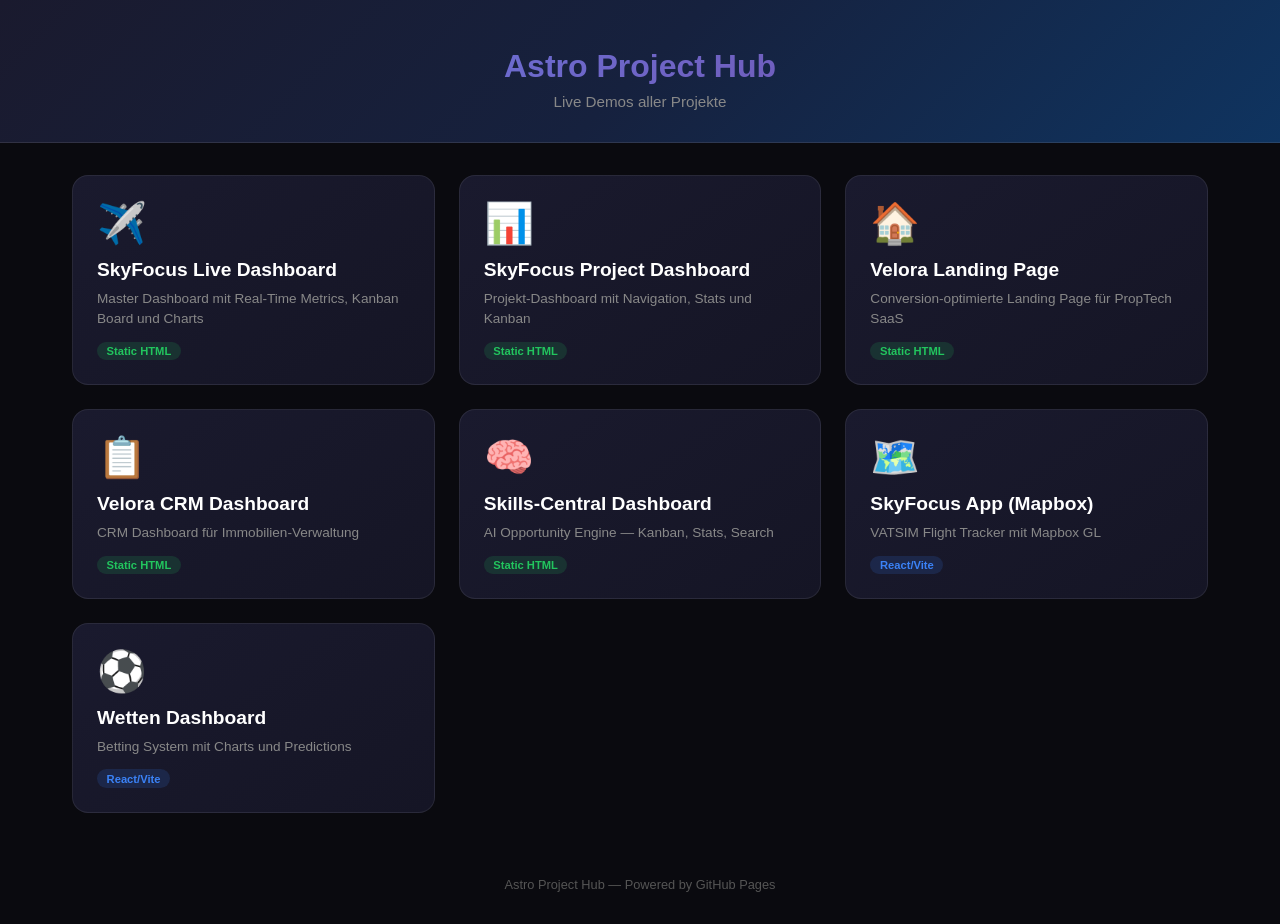
<file: index.html>
<!DOCTYPE html>
<html lang="de">
<head>
  <meta charset="UTF-8">
  <meta name="viewport" content="width=device-width, initial-scale=1.0">
  <title>Astro — Project Hub</title>
  <style>
    * { margin: 0; padding: 0; box-sizing: border-box; }
    body {
      font-family: -apple-system, BlinkMacSystemFont, 'Segoe UI', sans-serif;
      background: #0a0a0f;
      color: #e0e0e0;
      min-height: 100vh;
    }
    .header {
      text-align: center;
      padding: 3rem 1rem 2rem;
      background: linear-gradient(135deg, #1a1a2e 0%, #16213e 50%, #0f3460 100%);
      border-bottom: 1px solid rgba(255,255,255,0.1);
    }
    .header h1 {
      font-size: 2rem;
      background: linear-gradient(135deg, #667eea, #764ba2);
      -webkit-background-clip: text;
      -webkit-text-fill-color: transparent;
      margin-bottom: 0.5rem;
    }
    .header p { color: #888; font-size: 0.95rem; }
    .grid {
      display: grid;
      grid-template-columns: repeat(auto-fill, minmax(300px, 1fr));
      gap: 1.5rem;
      padding: 2rem;
      max-width: 1200px;
      margin: 0 auto;
    }
    .card {
      background: linear-gradient(145deg, #1a1a2e, #151525);
      border: 1px solid rgba(255,255,255,0.08);
      border-radius: 16px;
      padding: 1.5rem;
      transition: all 0.3s ease;
      text-decoration: none;
      color: inherit;
      display: block;
    }
    .card:hover {
      transform: translateY(-4px);
      border-color: rgba(102, 126, 234, 0.4);
      box-shadow: 0 8px 30px rgba(102, 126, 234, 0.15);
    }
    .card-emoji { font-size: 2.5rem; margin-bottom: 0.75rem; }
    .card h2 { font-size: 1.2rem; margin-bottom: 0.5rem; color: #fff; }
    .card p { font-size: 0.85rem; color: #888; line-height: 1.5; }
    .card .tag {
      display: inline-block;
      padding: 0.2rem 0.6rem;
      border-radius: 20px;
      font-size: 0.7rem;
      margin-top: 0.75rem;
      font-weight: 600;
    }
    .tag-static { background: rgba(34,197,94,0.15); color: #22c55e; }
    .tag-react { background: rgba(59,130,246,0.15); color: #3b82f6; }
    .tag-nextjs { background: rgba(168,85,247,0.15); color: #a855f7; }
    .footer {
      text-align: center;
      padding: 2rem;
      color: #555;
      font-size: 0.8rem;
    }
  </style>
</head>
<body>
  <div class="header">
    <h1>Astro Project Hub</h1>
    <p>Live Demos aller Projekte</p>
  </div>
  <div class="grid">
    <a class="card" href="skyfocus-dashboard/">
      <div class="card-emoji">✈️</div>
      <h2>SkyFocus Live Dashboard</h2>
      <p>Master Dashboard mit Real-Time Metrics, Kanban Board und Charts</p>
      <span class="tag tag-static">Static HTML</span>
    </a>
    <a class="card" href="skyfocus-project/">
      <div class="card-emoji">📊</div>
      <h2>SkyFocus Project Dashboard</h2>
      <p>Projekt-Dashboard mit Navigation, Stats und Kanban</p>
      <span class="tag tag-static">Static HTML</span>
    </a>
    <a class="card" href="velora-landing/">
      <div class="card-emoji">🏠</div>
      <h2>Velora Landing Page</h2>
      <p>Conversion-optimierte Landing Page für PropTech SaaS</p>
      <span class="tag tag-static">Static HTML</span>
    </a>
    <a class="card" href="velora-dashboard/">
      <div class="card-emoji">📋</div>
      <h2>Velora CRM Dashboard</h2>
      <p>CRM Dashboard für Immobilien-Verwaltung</p>
      <span class="tag tag-static">Static HTML</span>
    </a>
    <a class="card" href="skills-dashboard/">
      <div class="card-emoji">🧠</div>
      <h2>Skills-Central Dashboard</h2>
      <p>AI Opportunity Engine — Kanban, Stats, Search</p>
      <span class="tag tag-static">Static HTML</span>
    </a>
    <a class="card" href="skyfocus-app/">
      <div class="card-emoji">🗺️</div>
      <h2>SkyFocus App (Mapbox)</h2>
      <p>VATSIM Flight Tracker mit Mapbox GL</p>
      <span class="tag tag-react">React/Vite</span>
    </a>
    <a class="card" href="wetten/">
      <div class="card-emoji">⚽</div>
      <h2>Wetten Dashboard</h2>
      <p>Betting System mit Charts und Predictions</p>
      <span class="tag tag-react">React/Vite</span>
    </a>
  </div>
  <div class="footer">
    Astro Project Hub — Powered by GitHub Pages
  </div>
</body>
</html>
</file>
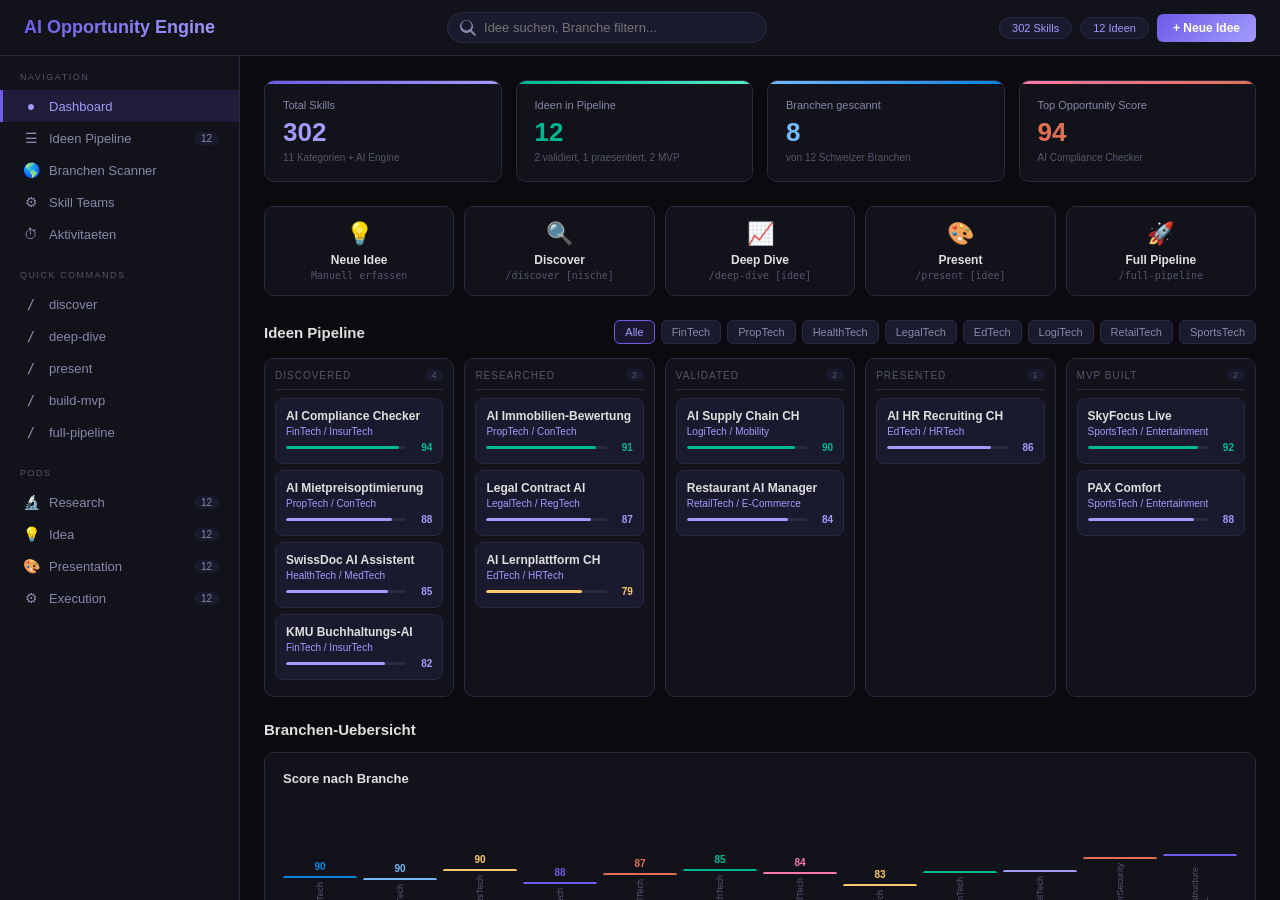
<file: skills-dashboard/index.html>
<!DOCTYPE html>
<html lang="de">
<head>
<meta charset="UTF-8">
<meta name="viewport" content="width=device-width, initial-scale=1.0">
<title>AI Opportunity Engine — Master Dashboard</title>
<style>
:root {
  --bg: #0a0a0f; --surface: #12121a; --surface2: #1a1a2e; --surface3: #222240;
  --border: #2a2a3e; --border2: #3a3a5e;
  --accent: #6c5ce7; --accent2: #a29bfe; --accent-bg: rgba(108,92,231,0.15);
  --green: #00b894; --green-bg: rgba(0,184,148,0.15);
  --yellow: #fdcb6e; --yellow-bg: rgba(253,203,110,0.15);
  --red: #e17055; --red-bg: rgba(225,112,85,0.15);
  --blue: #74b9ff; --blue-bg: rgba(116,185,255,0.15);
  --pink: #fd79a8;
  --text: #e0e0e0; --text2: #8888aa; --text3: #555570;
  --g1: linear-gradient(135deg, #6c5ce7, #a29bfe);
  --g2: linear-gradient(135deg, #00b894, #55efc4);
  --g3: linear-gradient(135deg, #fd79a8, #e17055);
  --g4: linear-gradient(135deg, #74b9ff, #0984e3);
  --glass: rgba(255,255,255,0.04);
  --radius: 10px; --radius-sm: 6px;
}
* { margin:0; padding:0; box-sizing:border-box; }
body { font-family: -apple-system, BlinkMacSystemFont, 'SF Pro Display', 'Segoe UI', sans-serif; background:var(--bg); color:var(--text); min-height:100vh; overflow:hidden; }
::-webkit-scrollbar { width:6px; } ::-webkit-scrollbar-track { background:transparent; } ::-webkit-scrollbar-thumb { background:var(--border); border-radius:3px; }
button { font-family:inherit; cursor:pointer; border:none; background:none; color:inherit; }
input,textarea,select { font-family:inherit; background:var(--surface2); border:1px solid var(--border); color:var(--text); border-radius:var(--radius-sm); padding:8px 12px; outline:none; }
input:focus,textarea:focus,select:focus { border-color:var(--accent); }

/* Layout */
.app { display:grid; grid-template-columns:240px 1fr; grid-template-rows:56px 1fr; height:100vh; }
.header { grid-column:1/-1; display:flex; align-items:center; justify-content:space-between; padding:0 24px; border-bottom:1px solid var(--border); background:var(--surface); z-index:100; }
.logo { font-size:18px; font-weight:700; background:var(--g1); -webkit-background-clip:text; -webkit-text-fill-color:transparent; }
.header-center { display:flex; align-items:center; gap:8px; }
.search-box { width:320px; padding:7px 14px 7px 36px; border-radius:20px; font-size:13px; background:var(--surface2) url("data:image/svg+xml,%3Csvg xmlns='http://www.w3.org/2000/svg' width='16' height='16' fill='%238888aa' viewBox='0 0 16 16'%3E%3Cpath d='M11.742 10.344a6.5 6.5 0 1 0-1.397 1.398h-.001l3.85 3.85a1 1 0 0 0 1.415-1.414l-3.85-3.85zm-5.242.156a5 5 0 1 1 0-10 5 5 0 0 1 0 10z'/%3E%3C/svg%3E") no-repeat 12px center; }
.header-right { display:flex; gap:8px; align-items:center; }
.badge { background:var(--surface2); border:1px solid var(--border); border-radius:16px; padding:4px 12px; font-size:11px; color:var(--accent2); }
.btn-primary { background:var(--g1); color:#fff; border-radius:var(--radius-sm); padding:7px 16px; font-size:12px; font-weight:600; transition:all .2s; }
.btn-primary:hover { transform:translateY(-1px); box-shadow:0 4px 15px rgba(108,92,231,.4); }
.btn-sm { background:var(--surface2); border:1px solid var(--border); border-radius:var(--radius-sm); padding:5px 10px; font-size:11px; color:var(--text2); transition:all .2s; }
.btn-sm:hover { border-color:var(--accent); color:var(--accent2); }
.btn-sm.active { background:var(--accent-bg); color:var(--accent2); border-color:var(--accent); }

/* Sidebar */
.sidebar { background:var(--surface); border-right:1px solid var(--border); padding:16px 0; overflow-y:auto; }
.sb-section { margin-bottom:20px; }
.sb-title { font-size:9px; text-transform:uppercase; letter-spacing:1.5px; color:var(--text3); padding:0 20px; margin-bottom:8px; }
.sb-item { display:flex; align-items:center; gap:10px; padding:8px 20px; font-size:13px; color:var(--text2); cursor:pointer; transition:all .15s; border-left:3px solid transparent; }
.sb-item:hover { background:var(--glass); color:var(--text); }
.sb-item.active { background:var(--accent-bg); color:var(--accent2); border-left-color:var(--accent); }
.sb-icon { width:16px; text-align:center; font-size:14px; }
.sb-badge { margin-left:auto; background:var(--surface2); border-radius:8px; padding:1px 7px; font-size:10px; min-width:20px; text-align:center; }

/* Content */
.content { overflow-y:auto; padding:24px; }
.view { display:none; } .view.active { display:block; }

/* Stats */
.stats { display:grid; grid-template-columns:repeat(4,1fr); gap:14px; margin-bottom:24px; }
.stat { background:var(--surface); border:1px solid var(--border); border-radius:var(--radius); padding:18px; position:relative; overflow:hidden; cursor:pointer; transition:all .2s; }
.stat:hover { border-color:var(--accent); transform:translateY(-2px); }
.stat::after { content:''; position:absolute; top:0; left:0; right:0; height:3px; }
.stat:nth-child(1)::after{background:var(--g1)} .stat:nth-child(2)::after{background:var(--g2)} .stat:nth-child(3)::after{background:var(--g4)} .stat:nth-child(4)::after{background:var(--g3)}
.stat-label { font-size:11px; color:var(--text2); margin-bottom:6px; }
.stat-val { font-size:26px; font-weight:700; }
.stat-sub { font-size:10px; color:var(--text3); margin-top:4px; }

/* Actions Bar */
.actions-bar { display:flex; gap:10px; margin-bottom:24px; flex-wrap:wrap; }
.action-card { flex:1; min-width:140px; background:var(--surface); border:1px solid var(--border); border-radius:var(--radius); padding:14px; text-align:center; cursor:pointer; transition:all .2s; }
.action-card:hover { border-color:var(--accent); transform:translateY(-2px); box-shadow:0 4px 20px rgba(108,92,231,.15); }
.action-card .icon { font-size:22px; margin-bottom:6px; }
.action-card .label { font-size:12px; font-weight:600; }
.action-card .cmd { font-size:10px; color:var(--text3); margin-top:3px; font-family:'SF Mono',monospace; }

/* Section Header */
.sec-head { display:flex; justify-content:space-between; align-items:center; margin-bottom:14px; }
.sec-head h2 { font-size:15px; font-weight:600; }
.filters { display:flex; gap:6px; }

/* Kanban */
.kanban { display:grid; grid-template-columns:repeat(5,1fr); gap:10px; margin-bottom:24px; }
.kb-col { background:var(--surface); border:1px solid var(--border); border-radius:var(--radius); padding:10px; min-height:200px; transition:background .2s; }
.kb-col.drag-over { background:var(--accent-bg); border-color:var(--accent); }
.kb-head { font-size:10px; text-transform:uppercase; letter-spacing:1px; color:var(--text3); padding-bottom:8px; border-bottom:1px solid var(--border); margin-bottom:8px; display:flex; justify-content:space-between; align-items:center; }
.kb-cnt { background:var(--surface2); border-radius:8px; padding:1px 6px; font-size:9px; }
.card { background:var(--surface2); border:1px solid var(--border); border-radius:8px; padding:10px; margin-bottom:6px; cursor:grab; transition:all .15s; position:relative; }
.card:hover { border-color:var(--accent); }
.card:active { cursor:grabbing; opacity:.8; }
.card-name { font-size:12px; font-weight:600; margin-bottom:3px; }
.card-niche { font-size:10px; color:var(--accent2); margin-bottom:5px; }
.card-score { display:flex; align-items:center; gap:6px; }
.card-bar { flex:1; height:3px; background:var(--border); border-radius:2px; overflow:hidden; }
.card-fill { height:100%; border-radius:2px; transition:width .3s; }
.card-num { font-size:10px; font-weight:700; min-width:20px; text-align:right; }
.card-actions { position:absolute; top:6px; right:6px; display:none; gap:4px; }
.card:hover .card-actions { display:flex; }
.card-btn { width:20px; height:20px; border-radius:4px; display:flex; align-items:center; justify-content:center; font-size:10px; background:var(--surface); border:1px solid var(--border); }
.card-btn:hover { border-color:var(--accent); color:var(--accent2); }

/* Industries */
.ind-grid { display:grid; grid-template-columns:repeat(4,1fr); gap:10px; margin-bottom:24px; }
.ind-card { background:var(--surface); border:1px solid var(--border); border-radius:var(--radius); padding:14px; cursor:pointer; transition:all .2s; }
.ind-card:hover { border-color:var(--accent); transform:translateY(-1px); }
.ind-card.active { border-color:var(--accent); background:var(--accent-bg); }
.ind-icon { font-size:24px; margin-bottom:6px; }
.ind-name { font-size:12px; font-weight:600; margin-bottom:3px; }
.ind-stats { font-size:10px; color:var(--text2); }
.ind-bar { height:3px; background:var(--border); border-radius:2px; margin-top:8px; overflow:hidden; }
.ind-fill { height:100%; border-radius:2px; background:var(--g1); transition:width .5s; }

/* Modal */
.modal-overlay { position:fixed; inset:0; background:rgba(0,0,0,.7); backdrop-filter:blur(4px); z-index:1000; display:none; align-items:center; justify-content:center; }
.modal-overlay.open { display:flex; }
.modal { background:var(--surface); border:1px solid var(--border); border-radius:14px; width:90%; max-width:700px; max-height:85vh; overflow:hidden; display:flex; flex-direction:column; animation:modalIn .2s ease; }
@keyframes modalIn { from { transform:translateY(20px); opacity:0; } to { transform:none; opacity:1; } }
.modal-header { display:flex; justify-content:space-between; align-items:center; padding:18px 24px; border-bottom:1px solid var(--border); }
.modal-header h3 { font-size:16px; }
.modal-close { width:28px; height:28px; border-radius:6px; display:flex; align-items:center; justify-content:center; font-size:16px; color:var(--text2); transition:all .15s; }
.modal-close:hover { background:var(--red-bg); color:var(--red); }
.modal-body { padding:24px; overflow-y:auto; flex:1; }
.modal-footer { padding:14px 24px; border-top:1px solid var(--border); display:flex; justify-content:flex-end; gap:8px; }

/* Tabs */
.tabs { display:flex; gap:0; border-bottom:1px solid var(--border); margin-bottom:18px; }
.tab { padding:8px 16px; font-size:12px; color:var(--text2); cursor:pointer; border-bottom:2px solid transparent; transition:all .15s; }
.tab:hover { color:var(--text); }
.tab.active { color:var(--accent2); border-bottom-color:var(--accent); }
.tab-panel { display:none; } .tab-panel.active { display:block; }

/* Form */
.form-row { margin-bottom:14px; }
.form-row label { display:block; font-size:11px; color:var(--text2); margin-bottom:5px; text-transform:uppercase; letter-spacing:.5px; }
.form-row input, .form-row textarea, .form-row select { width:100%; }
.form-row textarea { min-height:80px; resize:vertical; }
.form-grid { display:grid; grid-template-columns:1fr 1fr; gap:12px; }

/* Detail Scores */
.score-grid { display:grid; grid-template-columns:repeat(3,1fr); gap:10px; }
.score-item { background:var(--surface2); border:1px solid var(--border); border-radius:var(--radius-sm); padding:10px; text-align:center; }
.score-item .val { font-size:20px; font-weight:700; }
.score-item .lbl { font-size:10px; color:var(--text2); margin-top:3px; }

/* Activity */
.activity-list { display:flex; flex-direction:column; }
.act-item { display:flex; gap:10px; padding:8px 0; border-bottom:1px solid var(--border); }
.act-item:last-child { border:none; }
.act-dot { width:7px; height:7px; border-radius:50%; margin-top:5px; flex-shrink:0; }
.act-text { font-size:12px; } .act-time { font-size:10px; color:var(--text3); margin-top:2px; }

/* Charts */
.chart-container { background:var(--surface); border:1px solid var(--border); border-radius:var(--radius); padding:18px; margin-bottom:18px; }
.chart-title { font-size:13px; font-weight:600; margin-bottom:14px; }
.bar-chart { display:flex; align-items:flex-end; gap:6px; height:120px; }
.bar-item { flex:1; display:flex; flex-direction:column; align-items:center; gap:4px; }
.bar { border-radius:4px 4px 0 0; width:100%; transition:height .5s ease; }
.bar-label { font-size:9px; color:var(--text3); writing-mode:vertical-lr; transform:rotate(180deg); max-height:60px; overflow:hidden; }
.bar-val { font-size:10px; font-weight:600; }

/* Skills View */
.skill-pods { display:grid; grid-template-columns:repeat(2,1fr); gap:12px; }
.pod-card { background:var(--surface); border:1px solid var(--border); border-radius:var(--radius); padding:16px; }
.pod-header { display:flex; justify-content:space-between; align-items:center; margin-bottom:10px; }
.pod-name { font-size:14px; font-weight:600; }
.pod-count { font-size:11px; color:var(--accent2); }
.skill-list { display:flex; flex-wrap:wrap; gap:4px; }
.skill-chip { background:var(--surface2); border:1px solid var(--border); border-radius:4px; padding:3px 8px; font-size:10px; color:var(--text2); cursor:pointer; transition:all .15s; }
.skill-chip:hover { border-color:var(--accent); color:var(--accent2); }
.skill-chip.senior { border-color:var(--green); color:var(--green); background:var(--green-bg); }

/* Toast */
.toast { position:fixed; bottom:24px; right:24px; background:var(--surface2); border:1px solid var(--green); border-radius:var(--radius); padding:12px 20px; font-size:13px; color:var(--green); z-index:2000; transform:translateY(100px); opacity:0; transition:all .3s ease; }
.toast.show { transform:none; opacity:1; }

/* Responsive */
@media(max-width:1100px) { .stats{grid-template-columns:repeat(2,1fr)} .kanban{grid-template-columns:repeat(3,1fr)} .ind-grid{grid-template-columns:repeat(2,1fr)} }
@media(max-width:768px) { .app{grid-template-columns:1fr} .sidebar{display:none} }
</style>
</head>
<body>
<div class="app">
<!-- Header -->
<header class="header">
  <div class="logo">AI Opportunity Engine</div>
  <div class="header-center">
    <input type="text" class="search-box" id="globalSearch" placeholder="Idee suchen, Branche filtern...">
  </div>
  <div class="header-right">
    <span class="badge" id="badgeSkills">302 Skills</span>
    <span class="badge" id="badgeIdeas">0 Ideen</span>
    <button class="btn-primary" onclick="openNewIdea()">+ Neue Idee</button>
  </div>
</header>

<!-- Sidebar -->
<nav class="sidebar">
  <div class="sb-section">
    <div class="sb-title">Navigation</div>
    <div class="sb-item active" data-view="dashboard"><span class="sb-icon">&#9679;</span> Dashboard</div>
    <div class="sb-item" data-view="pipeline"><span class="sb-icon">&#9776;</span> Ideen Pipeline <span class="sb-badge" id="sbPipeline">0</span></div>
    <div class="sb-item" data-view="industries"><span class="sb-icon">&#127758;</span> Branchen Scanner</div>
    <div class="sb-item" data-view="skills"><span class="sb-icon">&#9881;</span> Skill Teams</div>
    <div class="sb-item" data-view="activity"><span class="sb-icon">&#9201;</span> Aktivitaeten</div>
  </div>
  <div class="sb-section">
    <div class="sb-title">Quick Commands</div>
    <div class="sb-item" onclick="quickCmd('discover')"><span class="sb-icon" style="font-family:monospace">/</span> discover</div>
    <div class="sb-item" onclick="quickCmd('deep-dive')"><span class="sb-icon" style="font-family:monospace">/</span> deep-dive</div>
    <div class="sb-item" onclick="quickCmd('present')"><span class="sb-icon" style="font-family:monospace">/</span> present</div>
    <div class="sb-item" onclick="quickCmd('build-mvp')"><span class="sb-icon" style="font-family:monospace">/</span> build-mvp</div>
    <div class="sb-item" onclick="quickCmd('full-pipeline')"><span class="sb-icon" style="font-family:monospace">/</span> full-pipeline</div>
  </div>
  <div class="sb-section">
    <div class="sb-title">Pods</div>
    <div class="sb-item" onclick="showPod('research')"><span class="sb-icon">&#128300;</span> Research <span class="sb-badge">12</span></div>
    <div class="sb-item" onclick="showPod('idea')"><span class="sb-icon">&#128161;</span> Idea <span class="sb-badge">12</span></div>
    <div class="sb-item" onclick="showPod('presentation')"><span class="sb-icon">&#127912;</span> Presentation <span class="sb-badge">12</span></div>
    <div class="sb-item" onclick="showPod('execution')"><span class="sb-icon">&#9881;</span> Execution <span class="sb-badge">12</span></div>
  </div>
</nav>

<!-- Content -->
<main class="content">

  <!-- Dashboard View -->
  <div class="view active" id="view-dashboard">
    <div class="stats" id="statsGrid"></div>
    <div class="actions-bar">
      <div class="action-card" onclick="openNewIdea()"><div class="icon">&#128161;</div><div class="label">Neue Idee</div><div class="cmd">Manuell erfassen</div></div>
      <div class="action-card" onclick="quickCmd('discover')"><div class="icon">&#128269;</div><div class="label">Discover</div><div class="cmd">/discover [nische]</div></div>
      <div class="action-card" onclick="quickCmd('deep-dive')"><div class="icon">&#128200;</div><div class="label">Deep Dive</div><div class="cmd">/deep-dive [idee]</div></div>
      <div class="action-card" onclick="quickCmd('present')"><div class="icon">&#127912;</div><div class="label">Present</div><div class="cmd">/present [idee]</div></div>
      <div class="action-card" onclick="quickCmd('full-pipeline')"><div class="icon">&#128640;</div><div class="label">Full Pipeline</div><div class="cmd">/full-pipeline</div></div>
    </div>
    <div class="sec-head"><h2>Ideen Pipeline</h2><div class="filters" id="dashFilters"></div></div>
    <div class="kanban" id="dashKanban"></div>
    <div class="sec-head"><h2>Branchen-Uebersicht</h2></div>
    <div id="dashChart"></div>
    <div class="sec-head"><h2>Letzte Aktivitaeten</h2></div>
    <div id="dashActivity"></div>
  </div>

  <!-- Pipeline View -->
  <div class="view" id="view-pipeline">
    <div class="sec-head"><h2>Ideen Pipeline</h2><div style="display:flex;gap:8px"><button class="btn-primary" onclick="openNewIdea()">+ Neue Idee</button><div class="filters" id="pipeFilters"></div></div></div>
    <div class="kanban" id="pipeKanban"></div>
  </div>

  <!-- Industries View -->
  <div class="view" id="view-industries">
    <div class="sec-head"><h2>Schweizer Branchen-Scanner</h2><button class="btn-sm" onclick="scanAllIndustries()">Alle scannen</button></div>
    <div class="ind-grid" id="indGrid"></div>
    <div id="indDetail" style="display:none"></div>
  </div>

  <!-- Skills View -->
  <div class="view" id="view-skills">
    <div class="sec-head"><h2>Skill Teams &amp; Pods</h2><span style="font-size:12px;color:var(--text2)">302 Skills in 11 Kategorien</span></div>
    <div class="skill-pods" id="skillPods"></div>
  </div>

  <!-- Activity View -->
  <div class="view" id="view-activity">
    <div class="sec-head"><h2>Aktivitaeten-Log</h2><button class="btn-sm" onclick="clearActivity()">Log leeren</button></div>
    <div class="chart-container"><div class="activity-list" id="fullActivity"></div></div>
  </div>
</main>
</div>

<!-- Modal -->
<div class="modal-overlay" id="modalOverlay">
  <div class="modal">
    <div class="modal-header"><h3 id="modalTitle">Neue Idee</h3><button class="modal-close" onclick="closeModal()">&times;</button></div>
    <div class="modal-body" id="modalBody"></div>
    <div class="modal-footer" id="modalFooter"></div>
  </div>
</div>

<!-- Toast -->
<div class="toast" id="toast"></div>

<script>
// ===== DATA LAYER =====
const STAGES = ['discovered','researched','validated','presented','mvp'];
const STAGE_LABELS = {discovered:'Discovered',researched:'Researched',validated:'Validated',presented:'Presented',mvp:'MVP Built'};
const INDUSTRIES = [
  {id:'fintech',name:'FinTech / InsurTech',icon:'\u{1F4B0}',color:'#6c5ce7'},
  {id:'healthtech',name:'HealthTech / MedTech',icon:'\u{1F3E5}',color:'#00b894'},
  {id:'proptech',name:'PropTech / ConTech',icon:'\u{1F3E2}',color:'#0984e3'},
  {id:'edtech',name:'EdTech / HRTech',icon:'\u{1F393}',color:'#fdcb6e'},
  {id:'legaltech',name:'LegalTech / RegTech',icon:'\u2696',color:'#e17055'},
  {id:'cleantech',name:'CleanTech / AgriTech',icon:'\u{1F331}',color:'#00b894'},
  {id:'logitech',name:'LogiTech / Mobility',icon:'\u{1F69A}',color:'#74b9ff'},
  {id:'retailtech',name:'RetailTech / E-Commerce',icon:'\u{1F6D2}',color:'#fd79a8'},
  {id:'traveltech',name:'TravelTech / Hospitality',icon:'\u2708',color:'#a29bfe'},
  {id:'sportstech',name:'SportsTech / Entertainment',icon:'\u{1F3C6}',color:'#fdcb6e'},
  {id:'cybersec',name:'CyberSecurity / DataTech',icon:'\u{1F512}',color:'#e17055'},
  {id:'aiml',name:'AI/ML Infrastructure',icon:'\u{1F916}',color:'#6c5ce7'}
];
const SKILLS = {
  'AI Opportunity Engine':{count:48,tags:['niche-scanner','trend-analyst','market-researcher','competitor-mapper','swiss-market-expert','tech-radar','idea-generator','idea-validator','business-model-designer','revenue-modeler','problem-validator','tam-calculator','mockup-generator','demo-builder','pitch-deck-creator','feature-showcase','brand-designer','ux-flow-designer','mvp-builder','tech-stack-selector','launch-planner','growth-hacker','investor-ready','cost-estimator'],senior:true},
  'Betting Team':{count:55,tags:['match-research','statistical-modeler','bet-strategist','xg-analyst','arbitrage-finder','live-betting','portfolio-manager','league-scanner','tipster-aggregator']},
  'Engineering':{count:32,tags:['agent-designer','rag-architect','mcp-server-builder','autoresearch-agent','ci-cd-pipeline','database-designer','api-design-reviewer']},
  'Engineering Team':{count:23,tags:['senior-architect','senior-fullstack','senior-backend','senior-frontend','senior-qa','senior-devops','playwright-pro']},
  'Marketing':{count:52,tags:['copywriting','seo-audit','content-strategy','paid-ads','email-sequence','launch-strategy','social-media-manager']},
  'C-Level Advisor':{count:28,tags:['ceo-advisor','cto-advisor','cfo-advisor','board-meeting','strategic-alignment','founder-coach']},
  'Product Team':{count:12,tags:['product-manager-toolkit','ux-researcher','competitive-teardown','landing-page-generator']},
  'RA/QM Team':{count:12,tags:['regulatory-affairs','fda-specialist','iso-13485','gdpr-expert','risk-management']},
  'Project Management':{count:7,tags:['senior-pm','scrum-master','jira-expert','confluence-expert']},
  'Business Growth':{count:4,tags:['customer-success','sales-engineer','revenue-ops']},
  'Finance':{count:2,tags:['financial-analyst','saas-metrics']}
};

const DEFAULT_IDEAS = [
  {id:1,name:'AI Compliance Checker',niche:'fintech',stage:'discovered',score:94,desc:'Automatische Compliance-Pruefung fuer Schweizer Finanzinstitute mit AI. Erkennt Verstoesse gegen FINMA-Regulierungen in Echtzeit.',market:850,feasibility:90,uniqueness:88,timing:95},
  {id:2,name:'AI Mietpreisoptimierung',niche:'proptech',stage:'discovered',score:88,desc:'AI-basierte Mietpreisanalyse und -optimierung fuer Schweizer Immobilienverwalter.',market:620,feasibility:85,uniqueness:80,timing:90},
  {id:3,name:'SwissDoc AI Assistent',niche:'healthtech',stage:'discovered',score:85,desc:'AI-Assistent fuer Schweizer Aerzte — automatische Dokumentation, Diagnose-Support.',market:450,feasibility:75,uniqueness:82,timing:88},
  {id:4,name:'KMU Buchhaltungs-AI',niche:'fintech',stage:'discovered',score:82,desc:'Vollautomatische Buchhaltung fuer Schweizer KMUs mit AI und MwSt-Compliance.',market:380,feasibility:88,uniqueness:72,timing:85},
  {id:5,name:'AI Immobilien-Bewertung',niche:'proptech',stage:'researched',score:91,desc:'Praezise Immobilienbewertung mit AI fuer den Schweizer Markt.',market:720,feasibility:87,uniqueness:85,timing:92},
  {id:6,name:'Legal Contract AI',niche:'legaltech',stage:'researched',score:87,desc:'AI-gestuetzte Vertragspruefung und -erstellung nach Schweizer Recht (OR/ZGB).',market:340,feasibility:82,uniqueness:90,timing:88},
  {id:7,name:'AI Lernplattform CH',niche:'edtech',stage:'researched',score:79,desc:'Personalisierte Lernplattform mit AI-Tutor fuer Schweizer Bildungssystem.',market:280,feasibility:80,uniqueness:75,timing:82},
  {id:8,name:'AI Supply Chain CH',niche:'logitech',stage:'validated',score:90,desc:'AI-optimierte Supply Chain fuer Schweizer Industrie und Pharma.',market:560,feasibility:83,uniqueness:88,timing:90},
  {id:9,name:'Restaurant AI Manager',niche:'retailtech',stage:'validated',score:84,desc:'AI-gesteuertes Restaurant-Management: Bestell-Prognose, Personal, Einkauf.',market:200,feasibility:90,uniqueness:78,timing:82},
  {id:10,name:'AI HR Recruiting CH',niche:'edtech',stage:'presented',score:86,desc:'AI-Recruiting-Plattform fuer den Schweizer Arbeitsmarkt mit CV-Matching.',market:420,feasibility:85,uniqueness:80,timing:88},
  {id:11,name:'SkyFocus Live',niche:'sportstech',stage:'mvp',score:92,desc:'Focus & Ambient App mit Live-Flugsimulator-Streams fuer Produktivitaet.',market:180,feasibility:95,uniqueness:96,timing:90},
  {id:12,name:'PAX Comfort',niche:'sportstech',stage:'mvp',score:88,desc:'Real-time Passenger Comfort Monitor fuer Microsoft Flight Simulator.',market:80,feasibility:92,uniqueness:94,timing:85}
];

// State
let ideas = JSON.parse(localStorage.getItem('aoe-ideas')) || DEFAULT_IDEAS;
let activityLog = JSON.parse(localStorage.getItem('aoe-activity')) || [
  {text:'AI Opportunity Engine erstellt — 48 Skills, 4 Pods',color:'var(--green)',time:'Gerade eben'},
  {text:'Skills-Central Katalog aktualisiert — 302 Skills',color:'var(--accent)',time:'Vor 5 Min'},
  {text:'SkyFocus Live — MVP fertiggestellt',color:'var(--blue)',time:'Frueher'},
  {text:'PAX Comfort — Launch Strategy erstellt',color:'var(--yellow)',time:'Frueher'}
];
let activeFilter = 'all';
let nextId = ideas.length ? Math.max(...ideas.map(i=>i.id))+1 : 1;

function save() {
  localStorage.setItem('aoe-ideas', JSON.stringify(ideas));
  localStorage.setItem('aoe-activity', JSON.stringify(activityLog));
}

function addLog(text, color='var(--green)') {
  activityLog.unshift({text, color, time: new Date().toLocaleTimeString('de-CH',{hour:'2-digit',minute:'2-digit'})});
  if(activityLog.length > 50) activityLog.pop();
  save();
}

function toast(msg) {
  const t = document.getElementById('toast');
  t.textContent = msg; t.classList.add('show');
  setTimeout(()=>t.classList.remove('show'), 2500);
}

// ===== NAVIGATION =====
document.querySelectorAll('.sb-item[data-view]').forEach(item => {
  item.addEventListener('click', () => {
    document.querySelectorAll('.sb-item').forEach(i=>i.classList.remove('active'));
    item.classList.add('active');
    const view = item.dataset.view;
    document.querySelectorAll('.view').forEach(v=>v.classList.remove('active'));
    document.getElementById('view-'+view).classList.add('active');
    render();
  });
});

// ===== SEARCH =====
document.getElementById('globalSearch').addEventListener('input', e => {
  const q = e.target.value.toLowerCase();
  if(!q) { activeFilter='all'; render(); return; }
  // Check if it matches an industry
  const ind = INDUSTRIES.find(i => i.name.toLowerCase().includes(q) || i.id.includes(q));
  if(ind) { activeFilter = ind.id; } else { activeFilter = 'search:'+q; }
  render();
});

// ===== RENDER =====
function getFiltered() {
  if(activeFilter === 'all') return ideas;
  if(activeFilter.startsWith('search:')) {
    const q = activeFilter.slice(7);
    return ideas.filter(i => i.name.toLowerCase().includes(q) || i.desc.toLowerCase().includes(q) || i.niche.includes(q));
  }
  return ideas.filter(i => i.niche === activeFilter);
}

function renderStats() {
  const f = getFiltered();
  const topScore = f.length ? Math.max(...f.map(i=>i.score)) : 0;
  const topIdea = f.find(i=>i.score===topScore);
  document.getElementById('statsGrid').innerHTML = `
    <div class="stat" onclick="navigate('skills')"><div class="stat-label">Total Skills</div><div class="stat-val" style="color:var(--accent2)">302</div><div class="stat-sub">11 Kategorien + AI Engine</div></div>
    <div class="stat" onclick="navigate('pipeline')"><div class="stat-label">Ideen in Pipeline</div><div class="stat-val" style="color:var(--green)">${ideas.length}</div><div class="stat-sub">${ideas.filter(i=>i.stage==='validated').length} validiert, ${ideas.filter(i=>i.stage==='presented').length} praesentiert, ${ideas.filter(i=>i.stage==='mvp').length} MVP</div></div>
    <div class="stat" onclick="navigate('industries')"><div class="stat-label">Branchen gescannt</div><div class="stat-val" style="color:var(--blue)">${new Set(ideas.map(i=>i.niche)).size}</div><div class="stat-sub">von 12 Schweizer Branchen</div></div>
    <div class="stat"><div class="stat-label">Top Opportunity Score</div><div class="stat-val" style="color:var(--red)">${topScore}</div><div class="stat-sub">${topIdea?topIdea.name:'—'}</div></div>
  `;
  document.getElementById('badgeIdeas').textContent = ideas.length + ' Ideen';
  document.getElementById('sbPipeline').textContent = ideas.length;
}

function renderFilters(containerId) {
  const niches = ['all', ...new Set(ideas.map(i=>i.niche))];
  const c = document.getElementById(containerId);
  if(!c) return;
  c.innerHTML = niches.map(n => {
    const label = n==='all' ? 'Alle' : INDUSTRIES.find(i=>i.id===n)?.name.split(' / ')[0] || n;
    return `<button class="btn-sm ${activeFilter===n?'active':''}" onclick="setFilter('${n}')">${label}</button>`;
  }).join('');
}

function renderKanban(containerId) {
  const filtered = getFiltered();
  const c = document.getElementById(containerId);
  c.innerHTML = STAGES.map(stage => {
    const cards = filtered.filter(i=>i.stage===stage);
    return `<div class="kb-col" data-stage="${stage}" ondragover="ev(event)" ondrop="drop(event,'${stage}')">
      <div class="kb-head">${STAGE_LABELS[stage]} <span class="kb-cnt">${cards.length}</span></div>
      ${cards.sort((a,b)=>b.score-a.score).map(card => {
        const clr = card.score>=90?'var(--green)':card.score>=80?'var(--accent2)':card.score>=70?'var(--yellow)':'var(--red)';
        return `<div class="card" draggable="true" ondragstart="drag(event,${card.id})" onclick="openDetail(${card.id})">
          <div class="card-actions"><button class="card-btn" onclick="event.stopPropagation();moveCard(${card.id},1)" title="Weiter">&#8594;</button><button class="card-btn" onclick="event.stopPropagation();delCard(${card.id})" title="Loeschen">&#10005;</button></div>
          <div class="card-name">${card.name}</div>
          <div class="card-niche">${INDUSTRIES.find(i=>i.id===card.niche)?.name||card.niche}</div>
          <div class="card-score"><div class="card-bar"><div class="card-fill" style="width:${card.score}%;background:${clr}"></div></div><span class="card-num" style="color:${clr}">${card.score}</span></div>
        </div>`;
      }).join('')}
    </div>`;
  }).join('');
}

function renderIndustries() {
  const c = document.getElementById('indGrid');
  c.innerHTML = INDUSTRIES.map(ind => {
    const indIdeas = ideas.filter(i=>i.niche===ind.id);
    const avg = indIdeas.length ? Math.round(indIdeas.reduce((s,i)=>s+i.score,0)/indIdeas.length) : 0;
    return `<div class="ind-card ${activeFilter===ind.id?'active':''}" onclick="toggleIndustry('${ind.id}')">
      <div class="ind-icon">${ind.icon}</div>
      <div class="ind-name">${ind.name}</div>
      <div class="ind-stats">${indIdeas.length} Ideen | Avg Score: ${avg||'—'}</div>
      <div class="ind-bar"><div class="ind-fill" style="width:${avg}%;background:${ind.color}"></div></div>
    </div>`;
  }).join('');

  // Detail panel
  if(activeFilter !== 'all' && !activeFilter.startsWith('search:')) {
    const ind = INDUSTRIES.find(i=>i.id===activeFilter);
    const indIdeas = ideas.filter(i=>i.niche===activeFilter).sort((a,b)=>b.score-a.score);
    document.getElementById('indDetail').style.display = 'block';
    document.getElementById('indDetail').innerHTML = `<div class="chart-container" style="margin-top:18px">
      <div class="chart-title">${ind.icon} ${ind.name} — ${indIdeas.length} Ideen</div>
      ${indIdeas.map(idea => `<div style="display:flex;align-items:center;gap:12px;padding:8px 0;border-bottom:1px solid var(--border);cursor:pointer" onclick="openDetail(${idea.id})">
        <span style="font-size:13px;font-weight:600;min-width:180px">${idea.name}</span>
        <span style="font-size:10px;color:var(--text2);min-width:80px">${STAGE_LABELS[idea.stage]}</span>
        <div style="flex:1;height:4px;background:var(--border);border-radius:2px"><div style="height:100%;width:${idea.score}%;background:${ind.color};border-radius:2px"></div></div>
        <span style="font-size:12px;font-weight:700;min-width:30px;text-align:right">${idea.score}</span>
      </div>`).join('')}
      <div style="margin-top:12px"><button class="btn-primary" onclick="openNewIdea('${activeFilter}')">+ Idee fuer ${ind.name}</button></div>
    </div>`;
  } else {
    document.getElementById('indDetail').style.display = 'none';
  }
}

function renderChart() {
  const c = document.getElementById('dashChart');
  const data = INDUSTRIES.map(ind => {
    const n = ideas.filter(i=>i.niche===ind.id);
    return {name:ind.name.split(' / ')[0], count:n.length, avg:n.length?Math.round(n.reduce((s,i)=>s+i.score,0)/n.length):0, color:ind.color};
  }).sort((a,b)=>b.avg-a.avg);
  const max = Math.max(...data.map(d=>d.avg),1);
  c.innerHTML = `<div class="chart-container"><div class="chart-title">Score nach Branche</div><div class="bar-chart">
    ${data.map(d=>`<div class="bar-item"><div class="bar-val" style="color:${d.color}">${d.avg||''}</div><div class="bar" style="height:${d.avg/max*100}%;background:${d.color};min-height:2px"></div><div class="bar-label">${d.name}</div></div>`).join('')}
  </div></div>`;
}

function renderActivity(containerId, limit) {
  const c = document.getElementById(containerId);
  const items = limit ? activityLog.slice(0,limit) : activityLog;
  c.innerHTML = `<div class="chart-container"><div class="activity-list">
    ${items.map(a=>`<div class="act-item"><div class="act-dot" style="background:${a.color}"></div><div><div class="act-text">${a.text}</div><div class="act-time">${a.time}</div></div></div>`).join('')}
    ${items.length===0?'<div style="text-align:center;padding:20px;color:var(--text3)">Noch keine Aktivitaeten</div>':''}
  </div></div>`;
}

function renderSkills() {
  const c = document.getElementById('skillPods');
  c.innerHTML = Object.entries(SKILLS).map(([name,data]) => `<div class="pod-card">
    <div class="pod-header"><span class="pod-name">${name}</span><span class="pod-count">${data.count} Skills</span></div>
    <div class="skill-list">
      ${data.tags.map(t=>`<span class="skill-chip">${t}</span>`).join('')}
      ${data.senior?data.tags.slice(0,6).map(t=>`<span class="skill-chip senior">senior-${t}</span>`).join(''):''}
      ${data.count > data.tags.length ? `<span class="skill-chip" style="color:var(--text3)">+${data.count-data.tags.length-(data.senior?6:0)} more</span>`:''}
    </div>
  </div>`).join('');
}

function render() {
  renderStats();
  renderFilters('dashFilters');
  renderFilters('pipeFilters');
  renderKanban('dashKanban');
  renderKanban('pipeKanban');
  renderIndustries();
  renderChart();
  renderActivity('dashActivity', 5);
  renderActivity('fullActivity');
  renderSkills();
}

// ===== INTERACTIONS =====
function navigate(view) {
  document.querySelectorAll('.sb-item').forEach(i=>{i.classList.remove('active');if(i.dataset.view===view)i.classList.add('active')});
  document.querySelectorAll('.view').forEach(v=>v.classList.remove('active'));
  document.getElementById('view-'+view).classList.add('active');
  render();
}

function setFilter(f) { activeFilter=f; render(); }
function toggleIndustry(id) { activeFilter = activeFilter===id ? 'all' : id; render(); }

// Drag & Drop
let dragId = null;
function drag(e,id) { dragId=id; e.dataTransfer.effectAllowed='move'; }
function ev(e) { e.preventDefault(); e.currentTarget.classList.add('drag-over'); }
document.addEventListener('dragover', e => document.querySelectorAll('.kb-col').forEach(c=>{ if(!c.contains(e.target)) c.classList.remove('drag-over'); }));
function drop(e,stage) {
  e.preventDefault(); e.currentTarget.classList.remove('drag-over');
  const idea = ideas.find(i=>i.id===dragId);
  if(idea && idea.stage !== stage) {
    const old = idea.stage;
    idea.stage = stage;
    save(); render();
    addLog(`"${idea.name}" verschoben: ${STAGE_LABELS[old]} → ${STAGE_LABELS[stage]}`,'var(--accent)');
    toast(`${idea.name} → ${STAGE_LABELS[stage]}`);
  }
}

function moveCard(id, dir) {
  const idea = ideas.find(i=>i.id===id);
  if(!idea) return;
  const idx = STAGES.indexOf(idea.stage);
  const newIdx = idx + dir;
  if(newIdx >= 0 && newIdx < STAGES.length) {
    const old = idea.stage;
    idea.stage = STAGES[newIdx];
    save(); render();
    addLog(`"${idea.name}" verschoben: ${STAGE_LABELS[old]} → ${STAGE_LABELS[idea.stage]}`,'var(--accent)');
    toast(`${idea.name} → ${STAGE_LABELS[idea.stage]}`);
  }
}

function delCard(id) {
  const idea = ideas.find(i=>i.id===id);
  if(!idea) return;
  if(confirm(`"${idea.name}" wirklich loeschen?`)) {
    ideas = ideas.filter(i=>i.id!==id);
    save(); render();
    addLog(`"${idea.name}" geloescht`,'var(--red)');
    toast('Idee geloescht');
  }
}

// ===== MODALS =====
function closeModal() { document.getElementById('modalOverlay').classList.remove('open'); }
document.getElementById('modalOverlay').addEventListener('click', e => { if(e.target===e.currentTarget) closeModal(); });
document.addEventListener('keydown', e => { if(e.key==='Escape') closeModal(); });

function openNewIdea(preNiche) {
  document.getElementById('modalTitle').textContent = 'Neue Idee erfassen';
  document.getElementById('modalBody').innerHTML = `
    <div class="form-row"><label>Name</label><input id="f-name" placeholder="z.B. AI Compliance Checker"></div>
    <div class="form-grid">
      <div class="form-row"><label>Branche</label><select id="f-niche">${INDUSTRIES.map(i=>`<option value="${i.id}" ${i.id===preNiche?'selected':''}>${i.name}</option>`).join('')}</select></div>
      <div class="form-row"><label>Score (1-100)</label><input id="f-score" type="number" min="1" max="100" value="75"></div>
    </div>
    <div class="form-row"><label>Beschreibung</label><textarea id="f-desc" placeholder="Was macht das Produkt? Welches Problem loest es?"></textarea></div>
    <div class="form-grid">
      <div class="form-row"><label>Marktgroesse (CHF Mio.)</label><input id="f-market" type="number" value="100"></div>
      <div class="form-row"><label>Feasibility (1-100)</label><input id="f-feas" type="number" min="1" max="100" value="80"></div>
    </div>
    <div class="form-grid">
      <div class="form-row"><label>Uniqueness (1-100)</label><input id="f-uniq" type="number" min="1" max="100" value="80"></div>
      <div class="form-row"><label>Timing (1-100)</label><input id="f-time" type="number" min="1" max="100" value="80"></div>
    </div>
  `;
  document.getElementById('modalFooter').innerHTML = `<button class="btn-sm" onclick="closeModal()">Abbrechen</button><button class="btn-primary" onclick="saveNewIdea()">Idee speichern</button>`;
  document.getElementById('modalOverlay').classList.add('open');
  setTimeout(()=>document.getElementById('f-name').focus(),100);
}

function saveNewIdea() {
  const name = document.getElementById('f-name').value.trim();
  if(!name) { toast('Name ist Pflicht!'); return; }
  const idea = {
    id: nextId++,
    name,
    niche: document.getElementById('f-niche').value,
    stage: 'discovered',
    score: parseInt(document.getElementById('f-score').value)||75,
    desc: document.getElementById('f-desc').value,
    market: parseInt(document.getElementById('f-market').value)||100,
    feasibility: parseInt(document.getElementById('f-feas').value)||80,
    uniqueness: parseInt(document.getElementById('f-uniq').value)||80,
    timing: parseInt(document.getElementById('f-time').value)||80
  };
  ideas.push(idea);
  save(); render(); closeModal();
  addLog(`Neue Idee: "${name}" (Score: ${idea.score})`,'var(--green)');
  toast(`"${name}" hinzugefuegt!`);
}

function openDetail(id) {
  const idea = ideas.find(i=>i.id===id);
  if(!idea) return;
  const ind = INDUSTRIES.find(i=>i.id===idea.niche);
  const clr = idea.score>=90?'var(--green)':idea.score>=80?'var(--accent2)':idea.score>=70?'var(--yellow)':'var(--red)';
  document.getElementById('modalTitle').textContent = idea.name;
  document.getElementById('modalBody').innerHTML = `
    <div style="display:flex;gap:8px;margin-bottom:16px">
      <span class="badge" style="border-color:${ind?.color||'var(--border)'};color:${ind?.color||'var(--text2)'}">${ind?.icon||''} ${ind?.name||idea.niche}</span>
      <span class="badge">${STAGE_LABELS[idea.stage]}</span>
      <span class="badge" style="border-color:${clr};color:${clr}">Score: ${idea.score}/100</span>
    </div>
    <div class="tabs">
      <div class="tab active" onclick="switchTab(this,'tab-overview')">Uebersicht</div>
      <div class="tab" onclick="switchTab(this,'tab-scores')">Scores</div>
      <div class="tab" onclick="switchTab(this,'tab-edit')">Bearbeiten</div>
      <div class="tab" onclick="switchTab(this,'tab-actions')">Aktionen</div>
    </div>
    <div class="tab-panel active" id="tab-overview">
      <p style="font-size:13px;line-height:1.6;color:var(--text2);margin-bottom:16px">${idea.desc||'Keine Beschreibung vorhanden.'}</p>
      <div style="display:grid;grid-template-columns:repeat(2,1fr);gap:10px">
        <div style="background:var(--surface2);border-radius:var(--radius-sm);padding:12px"><div style="font-size:10px;color:var(--text3)">Marktgroesse</div><div style="font-size:20px;font-weight:700;color:var(--blue)">CHF ${idea.market||'?'}M</div></div>
        <div style="background:var(--surface2);border-radius:var(--radius-sm);padding:12px"><div style="font-size:10px;color:var(--text3)">Stage</div><div style="font-size:20px;font-weight:700;color:var(--accent2)">${STAGE_LABELS[idea.stage]}</div></div>
      </div>
    </div>
    <div class="tab-panel" id="tab-scores">
      <div class="score-grid">
        <div class="score-item"><div class="val" style="color:${clr}">${idea.score}</div><div class="lbl">Gesamt-Score</div></div>
        <div class="score-item"><div class="val" style="color:var(--blue)">${idea.feasibility||'—'}</div><div class="lbl">Feasibility</div></div>
        <div class="score-item"><div class="val" style="color:var(--accent2)">${idea.uniqueness||'—'}</div><div class="lbl">Uniqueness</div></div>
        <div class="score-item"><div class="val" style="color:var(--green)">${idea.timing||'—'}</div><div class="lbl">Timing</div></div>
        <div class="score-item"><div class="val" style="color:var(--yellow)">CHF ${idea.market||'?'}M</div><div class="lbl">TAM (Schweiz)</div></div>
        <div class="score-item"><div class="val" style="color:var(--pink)">${Math.round((idea.feasibility+idea.uniqueness+idea.timing)/3)||'—'}</div><div class="lbl">Avg Dimension</div></div>
      </div>
    </div>
    <div class="tab-panel" id="tab-edit">
      <div class="form-row"><label>Name</label><input id="e-name" value="${idea.name}"></div>
      <div class="form-grid">
        <div class="form-row"><label>Branche</label><select id="e-niche">${INDUSTRIES.map(i=>`<option value="${i.id}" ${i.id===idea.niche?'selected':''}>${i.name}</option>`).join('')}</select></div>
        <div class="form-row"><label>Score</label><input id="e-score" type="number" value="${idea.score}"></div>
      </div>
      <div class="form-row"><label>Beschreibung</label><textarea id="e-desc">${idea.desc||''}</textarea></div>
      <div class="form-grid">
        <div class="form-row"><label>Markt (CHF Mio.)</label><input id="e-market" type="number" value="${idea.market||0}"></div>
        <div class="form-row"><label>Feasibility</label><input id="e-feas" type="number" value="${idea.feasibility||0}"></div>
      </div>
      <div class="form-grid">
        <div class="form-row"><label>Uniqueness</label><input id="e-uniq" type="number" value="${idea.uniqueness||0}"></div>
        <div class="form-row"><label>Timing</label><input id="e-time" type="number" value="${idea.timing||0}"></div>
      </div>
      <button class="btn-primary" style="margin-top:12px" onclick="saveEdit(${idea.id})">Speichern</button>
    </div>
    <div class="tab-panel" id="tab-actions">
      <div style="display:grid;gap:8px">
        <button class="btn-sm" style="padding:12px;text-align:left" onclick="runAction('deep-dive','${idea.name}')">&#128200; Deep Dive starten — Voller Market Research + Validation</button>
        <button class="btn-sm" style="padding:12px;text-align:left" onclick="runAction('present','${idea.name}')">&#127912; Praesentieren — Mockups, Demo, Pitch Deck erstellen</button>
        <button class="btn-sm" style="padding:12px;text-align:left" onclick="runAction('build-mvp','${idea.name}')">&#128187; MVP bauen — Funktionierendes MVP generieren</button>
        <button class="btn-sm" style="padding:12px;text-align:left" onclick="runAction('full-pipeline','${idea.name}')">&#128640; Full Pipeline — Alles von Research bis MVP</button>
        <hr style="border-color:var(--border)">
        <div style="display:flex;gap:8px">
          ${STAGES.map(s=>`<button class="btn-sm ${idea.stage===s?'active':''}" onclick="setStage(${idea.id},'${s}')">${STAGE_LABELS[s]}</button>`).join('')}
        </div>
        <hr style="border-color:var(--border)">
        <button class="btn-sm" style="padding:12px;color:var(--red);border-color:var(--red)" onclick="if(confirm('Loeschen?')){delCard(${idea.id});closeModal()}">&#10005; Idee loeschen</button>
      </div>
    </div>
  `;
  document.getElementById('modalFooter').innerHTML = `<button class="btn-sm" onclick="closeModal()">Schliessen</button>`;
  document.getElementById('modalOverlay').classList.add('open');
}

function switchTab(el, panelId) {
  el.parentElement.querySelectorAll('.tab').forEach(t=>t.classList.remove('active'));
  el.classList.add('active');
  el.parentElement.parentElement.querySelectorAll('.tab-panel').forEach(p=>p.classList.remove('active'));
  document.getElementById(panelId).classList.add('active');
}

function saveEdit(id) {
  const idea = ideas.find(i=>i.id===id);
  if(!idea) return;
  idea.name = document.getElementById('e-name').value.trim() || idea.name;
  idea.niche = document.getElementById('e-niche').value;
  idea.score = parseInt(document.getElementById('e-score').value) || idea.score;
  idea.desc = document.getElementById('e-desc').value;
  idea.market = parseInt(document.getElementById('e-market').value) || 0;
  idea.feasibility = parseInt(document.getElementById('e-feas').value) || 0;
  idea.uniqueness = parseInt(document.getElementById('e-uniq').value) || 0;
  idea.timing = parseInt(document.getElementById('e-time').value) || 0;
  save(); render(); closeModal();
  addLog(`"${idea.name}" aktualisiert`,'var(--accent)');
  toast('Idee gespeichert!');
}

function setStage(id, stage) {
  const idea = ideas.find(i=>i.id===id);
  if(!idea) return;
  const old = idea.stage;
  idea.stage = stage;
  save(); render();
  addLog(`"${idea.name}" → ${STAGE_LABELS[stage]}`,'var(--accent)');
  toast(`${idea.name} → ${STAGE_LABELS[stage]}`);
  openDetail(id);
}

// ===== QUICK COMMANDS =====
function quickCmd(cmd) {
  const input = prompt(`/${cmd}\n\nGib den Parameter ein (Nische oder Idee-Name):`, '');
  if(input === null) return;
  runAction(cmd, input);
}

function runAction(cmd, param) {
  closeModal();
  const msg = `/${cmd} ${param}`.trim();
  addLog(`Command ausgefuehrt: ${msg}`, 'var(--blue)');
  toast(`Kopiert: ${msg}`);

  // Copy to clipboard
  navigator.clipboard?.writeText(msg).catch(()=>{});

  // Show command modal
  document.getElementById('modalTitle').textContent = `Command: /${cmd}`;
  document.getElementById('modalBody').innerHTML = `
    <div style="background:var(--surface2);border:1px solid var(--border);border-radius:var(--radius);padding:20px;font-family:'SF Mono',monospace;font-size:14px;color:var(--green);margin-bottom:16px">
      <span style="color:var(--text3)">$</span> ${msg}
    </div>
    <p style="font-size:13px;color:var(--text2);margin-bottom:12px">Fuehre diesen Command in Claude Code aus:</p>
    <ol style="font-size:13px;color:var(--text2);padding-left:20px;line-height:2">
      <li>Oeffne Claude Code im Terminal oder VS Code</li>
      <li>Tippe: <code style="background:var(--surface2);padding:2px 6px;border-radius:3px;color:var(--accent2)">${msg}</code></li>
      <li>Der AI Opportunity Engine Orchestrator startet automatisch</li>
    </ol>
    <div style="margin-top:16px;padding:12px;background:var(--accent-bg);border-radius:var(--radius-sm);font-size:12px;color:var(--accent2)">
      Der Command wurde in die Zwischenablage kopiert.
    </div>
  `;
  document.getElementById('modalFooter').innerHTML = `<button class="btn-sm" onclick="closeModal()">Schliessen</button>`;
  document.getElementById('modalOverlay').classList.add('open');
  render();
}

function showPod(pod) {
  navigate('skills');
  toast(`${pod.charAt(0).toUpperCase()+pod.slice(1)} Pod angezeigt`);
}

function scanAllIndustries() {
  toast('Branchen-Scan gestartet...');
  addLog('Branchen-Scan fuer alle 12 Schweizer Industrien gestartet','var(--blue)');
  // Animate bars
  document.querySelectorAll('.ind-fill').forEach((bar,i) => {
    bar.style.width = '0%';
    setTimeout(()=>{ bar.style.width = bar.parentElement.parentElement.querySelector('.ind-stats').textContent.match(/\d+(?=%)|Avg Score: (\d+)/)?.[1]+'%' || '50%'; }, i*100);
  });
  setTimeout(()=>toast('Scan abgeschlossen!'), INDUSTRIES.length*100+500);
}

function clearActivity() {
  if(confirm('Aktivitaeten-Log leeren?')) {
    activityLog = [];
    save(); render();
    toast('Log geleert');
  }
}

// ===== INIT =====
render();
</script>
</body>
</html>
</file>
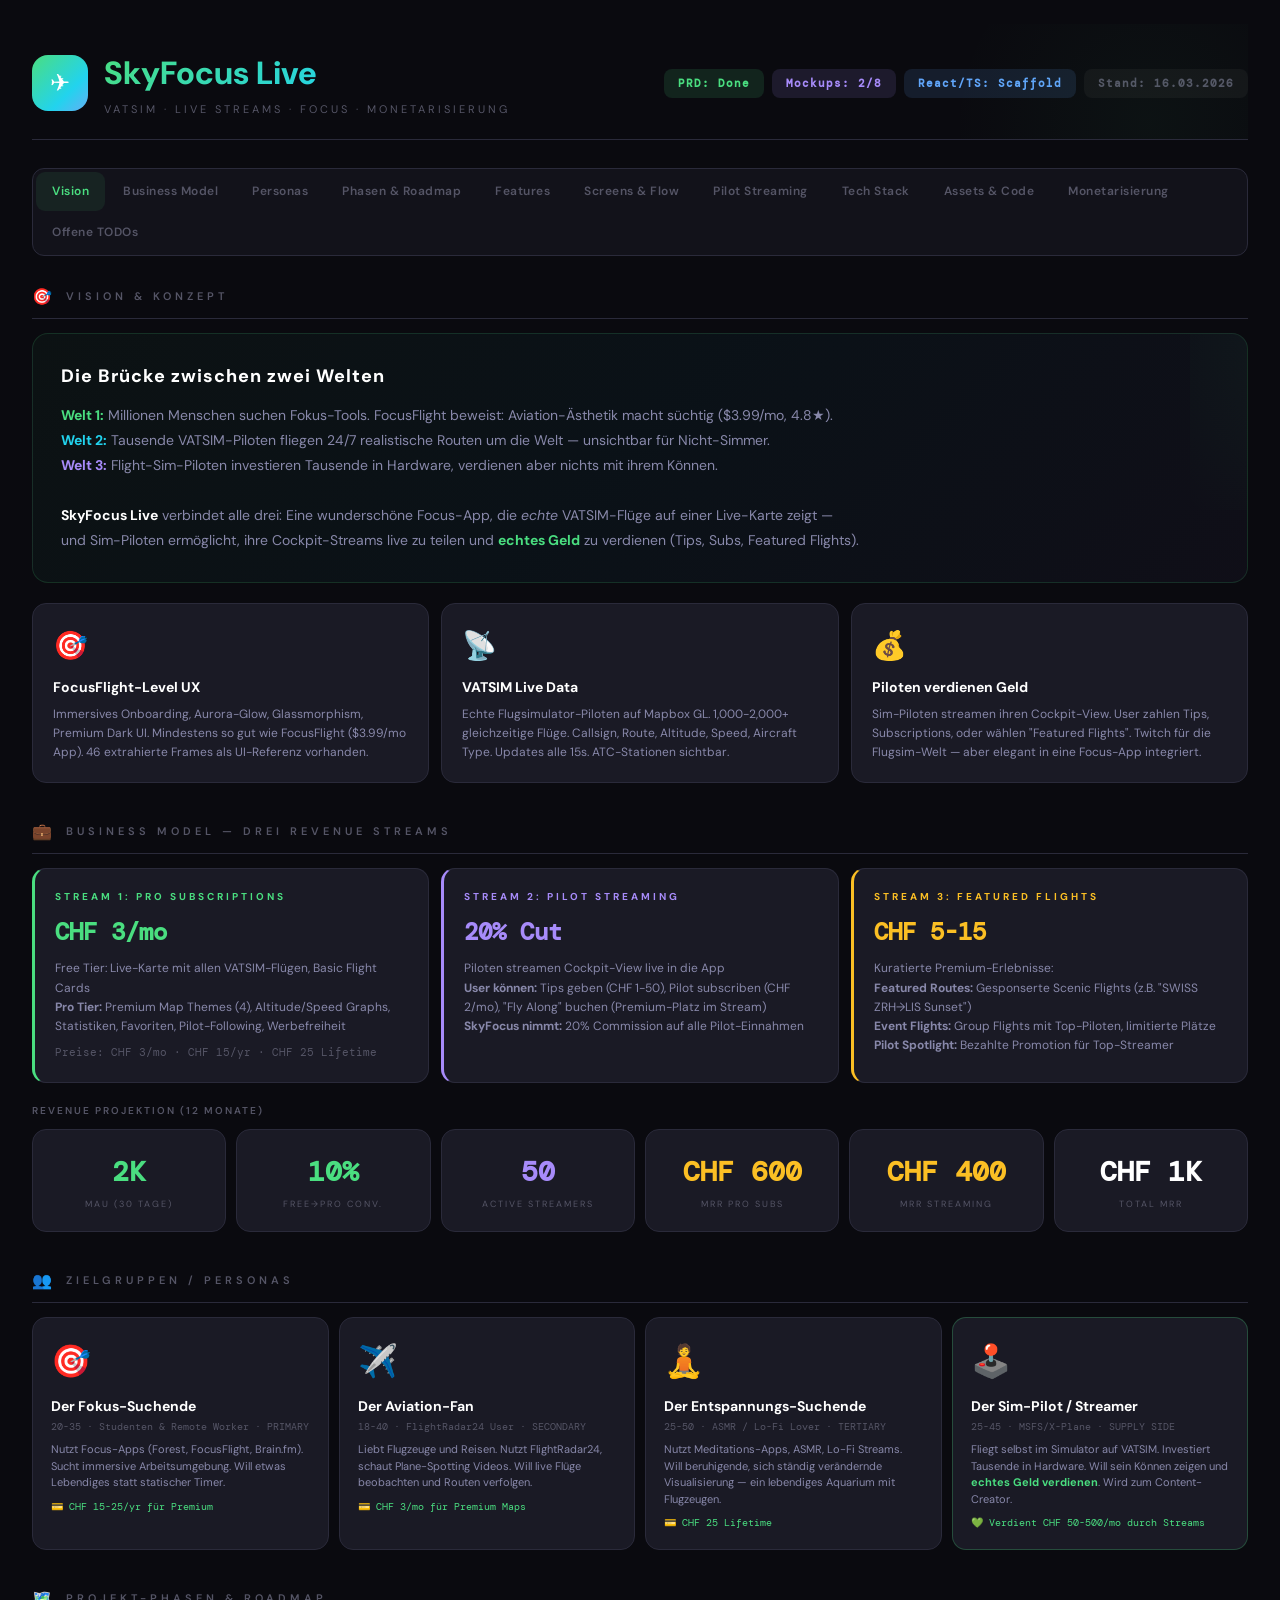
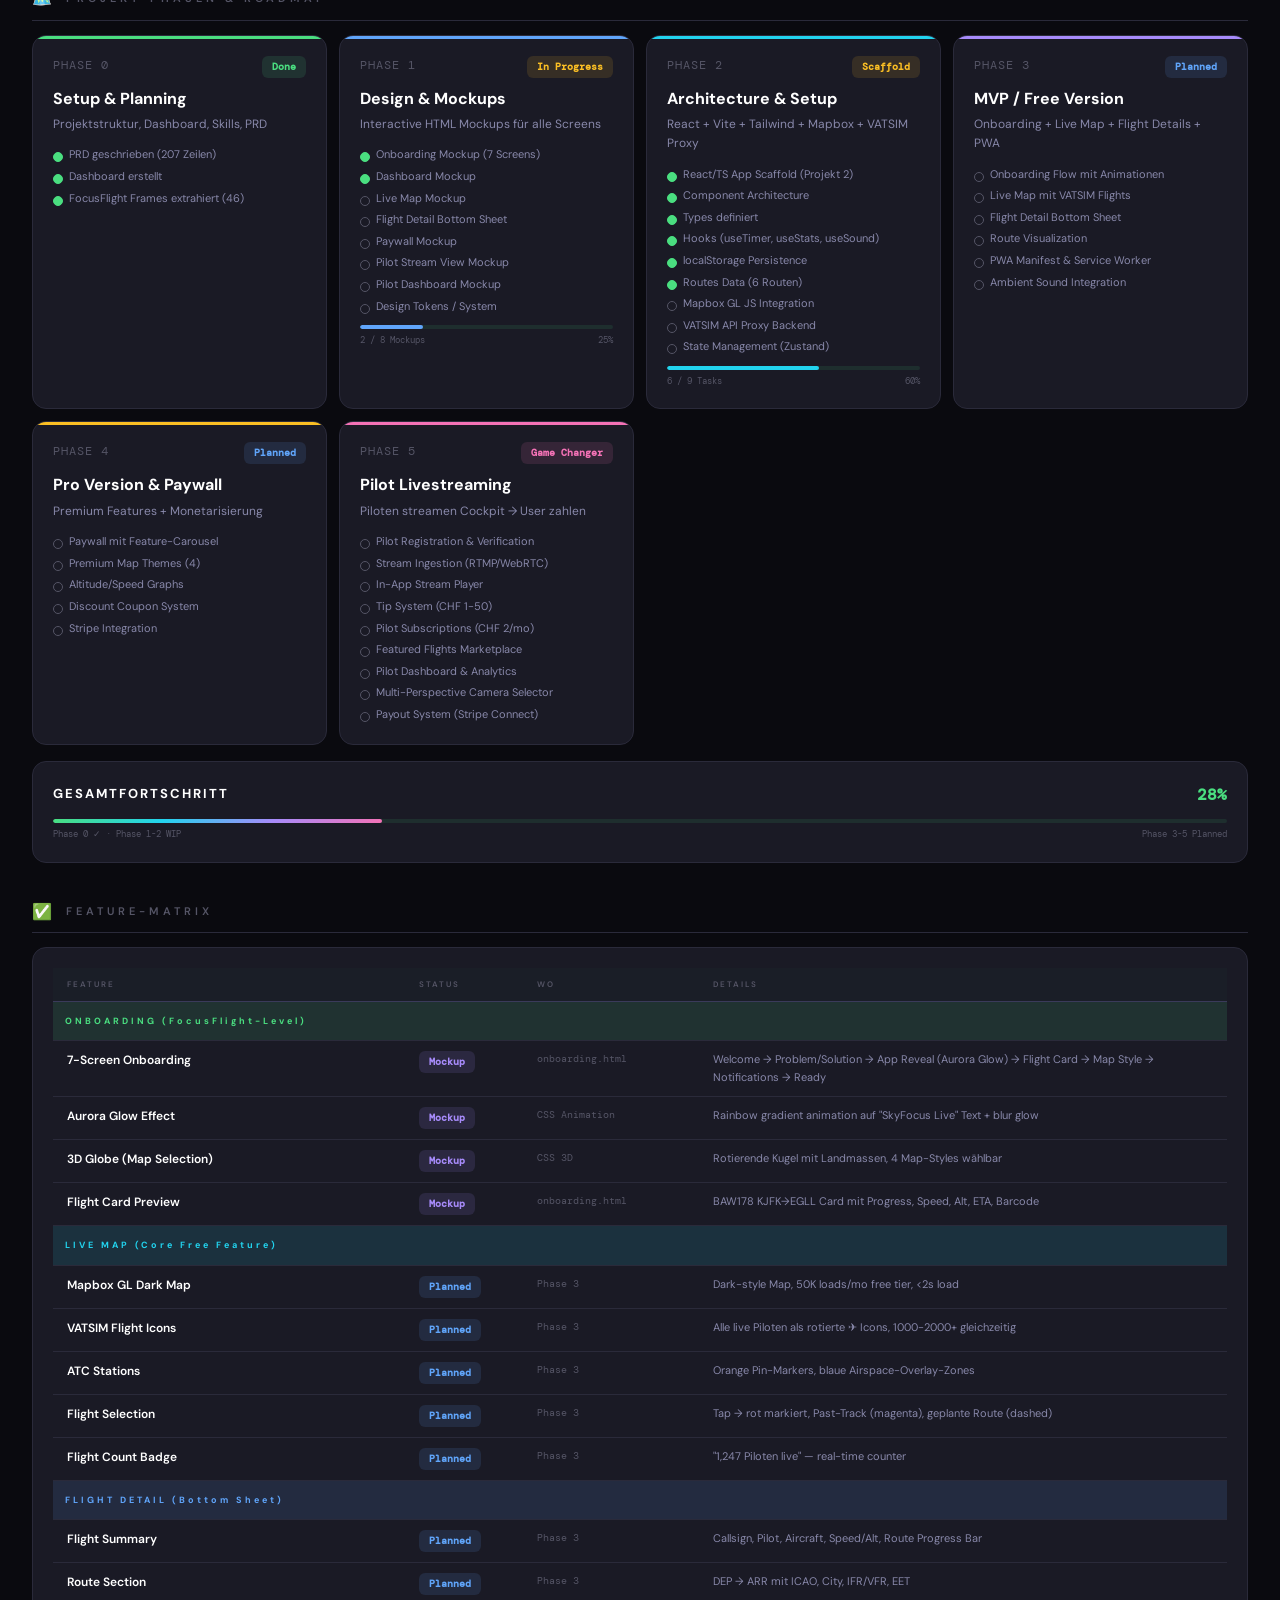
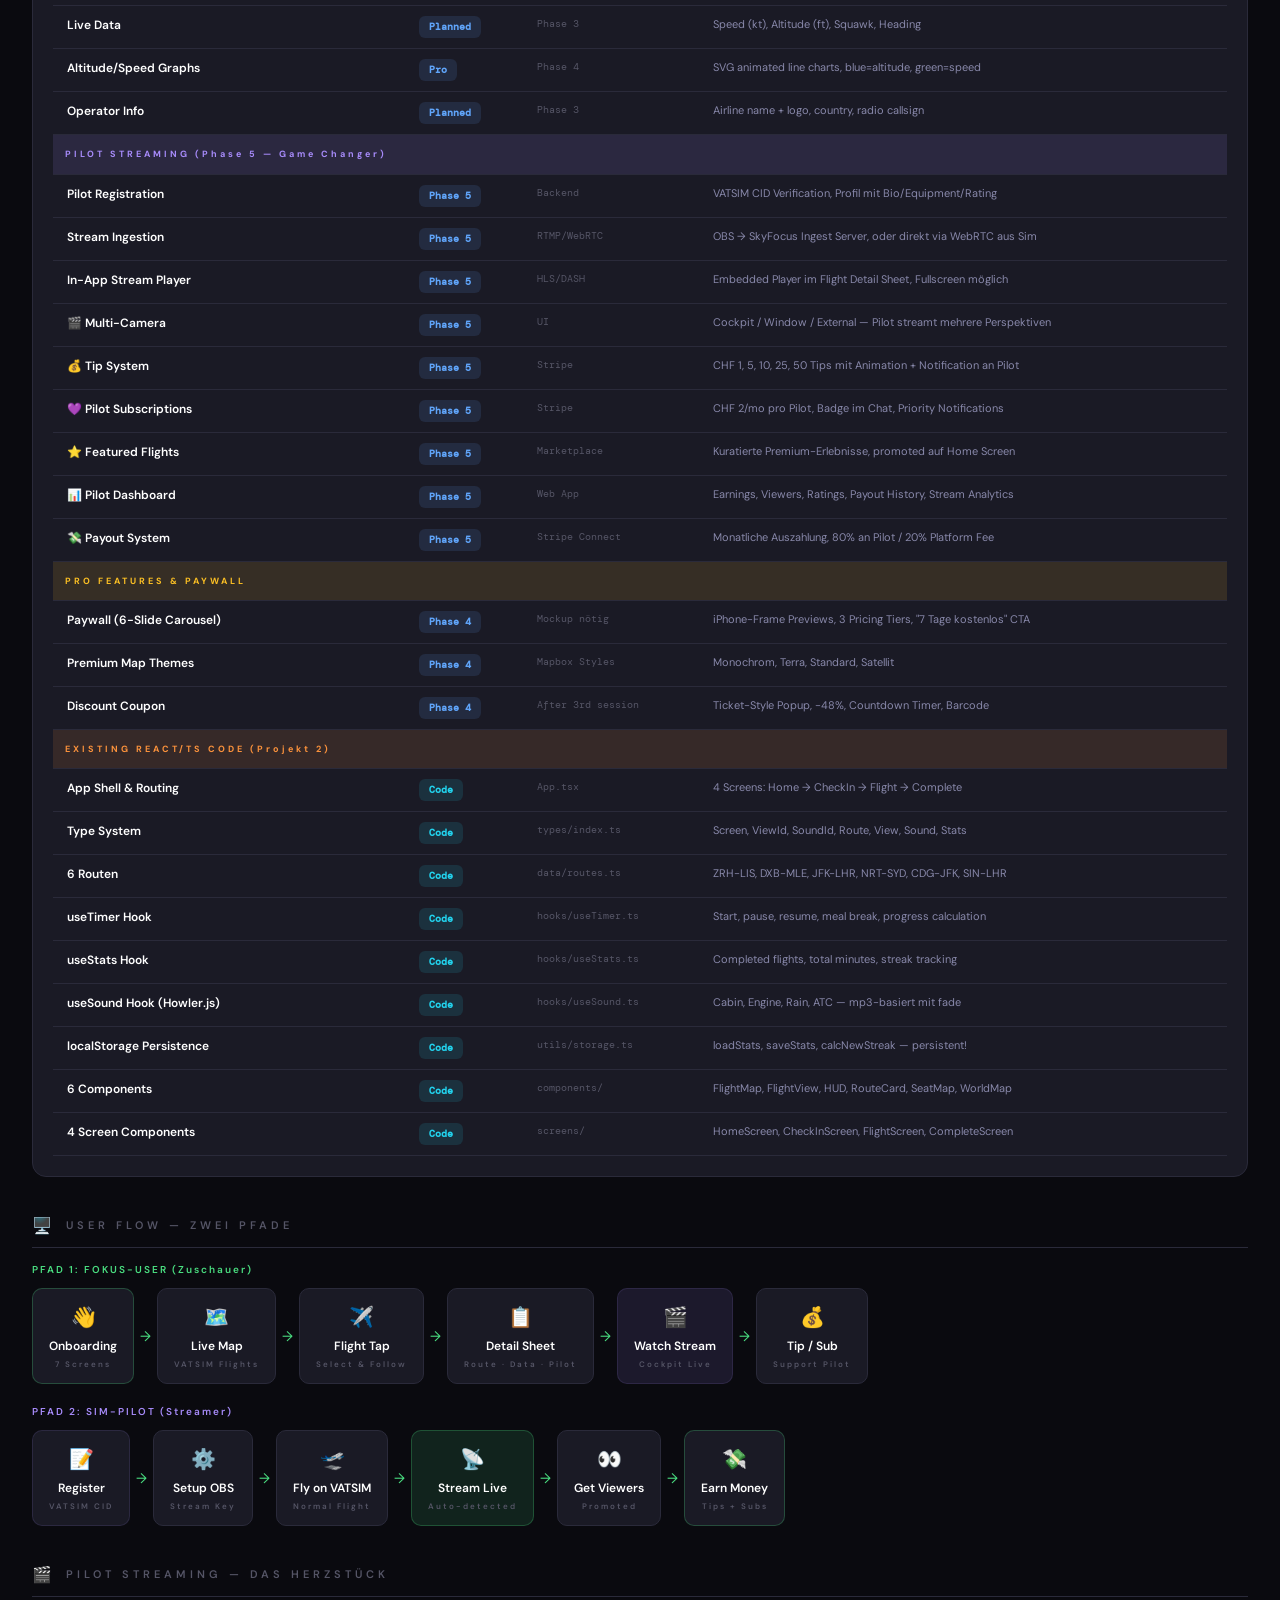
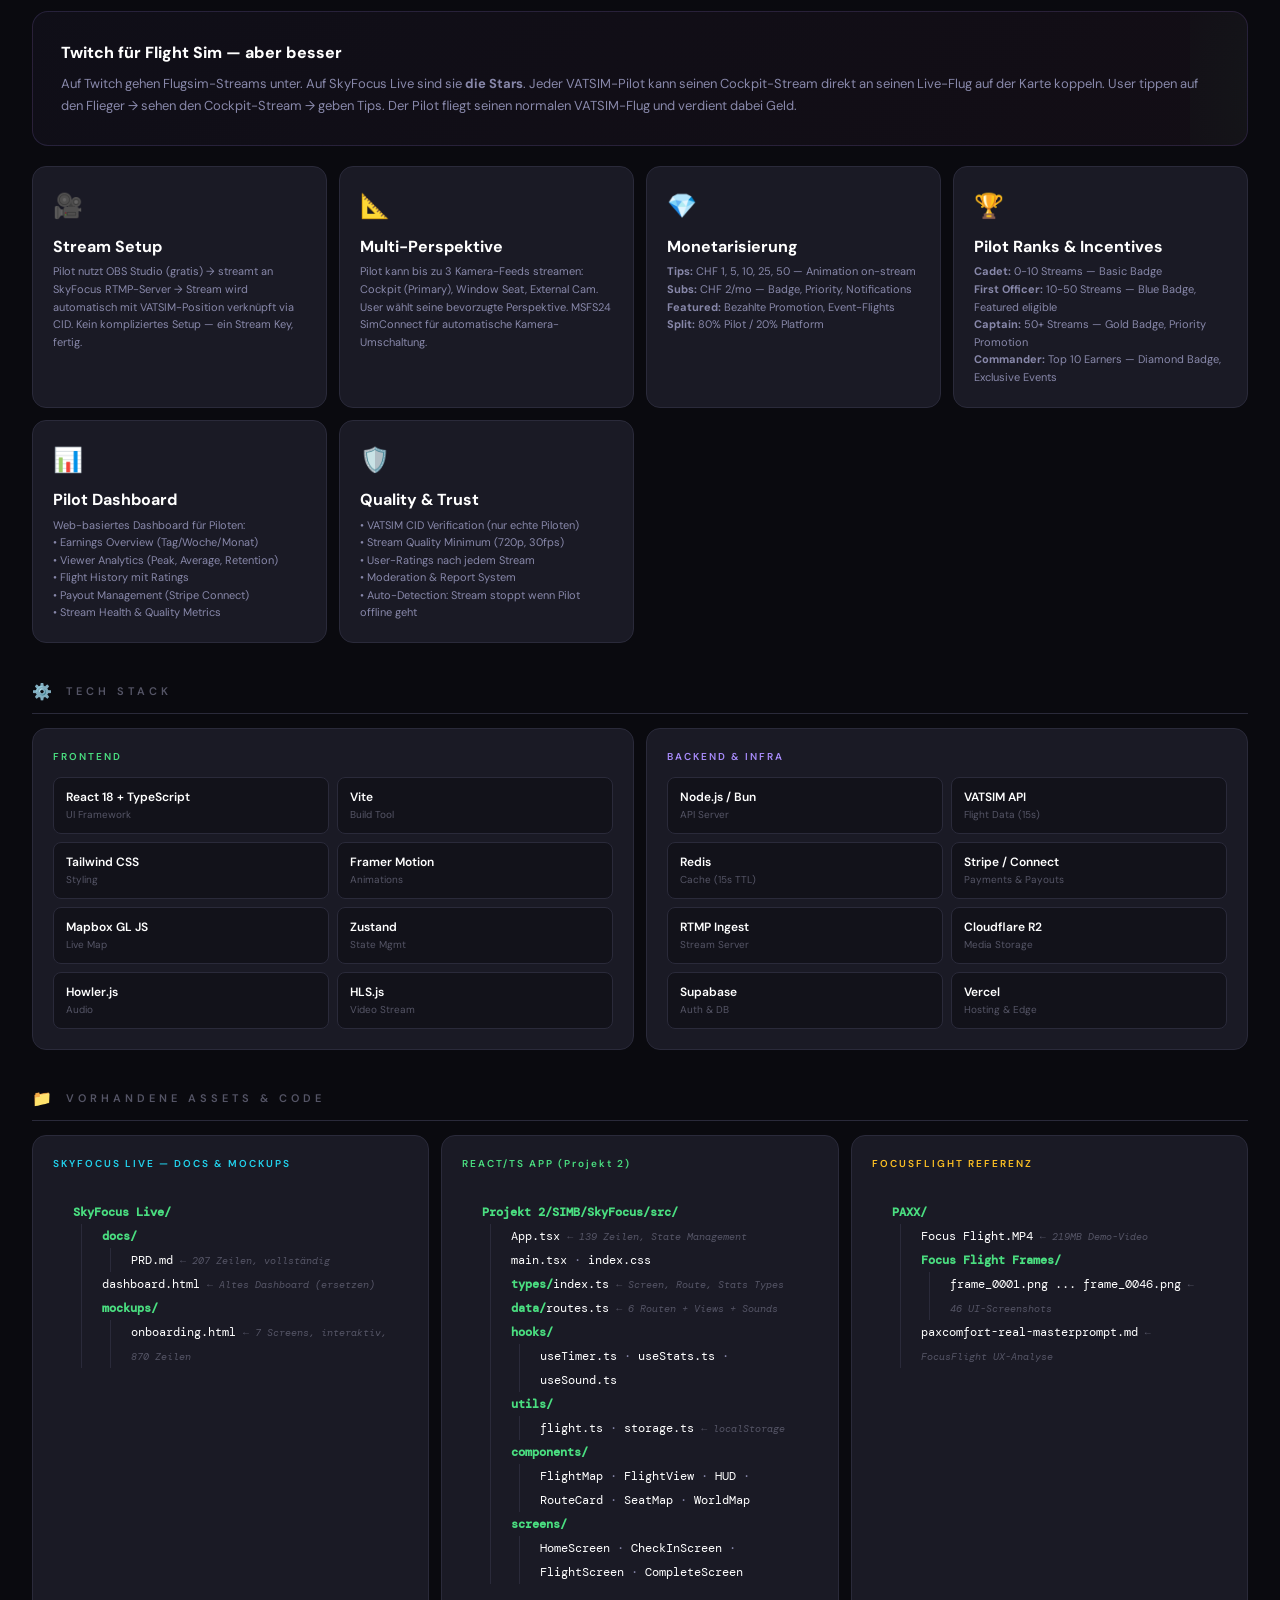
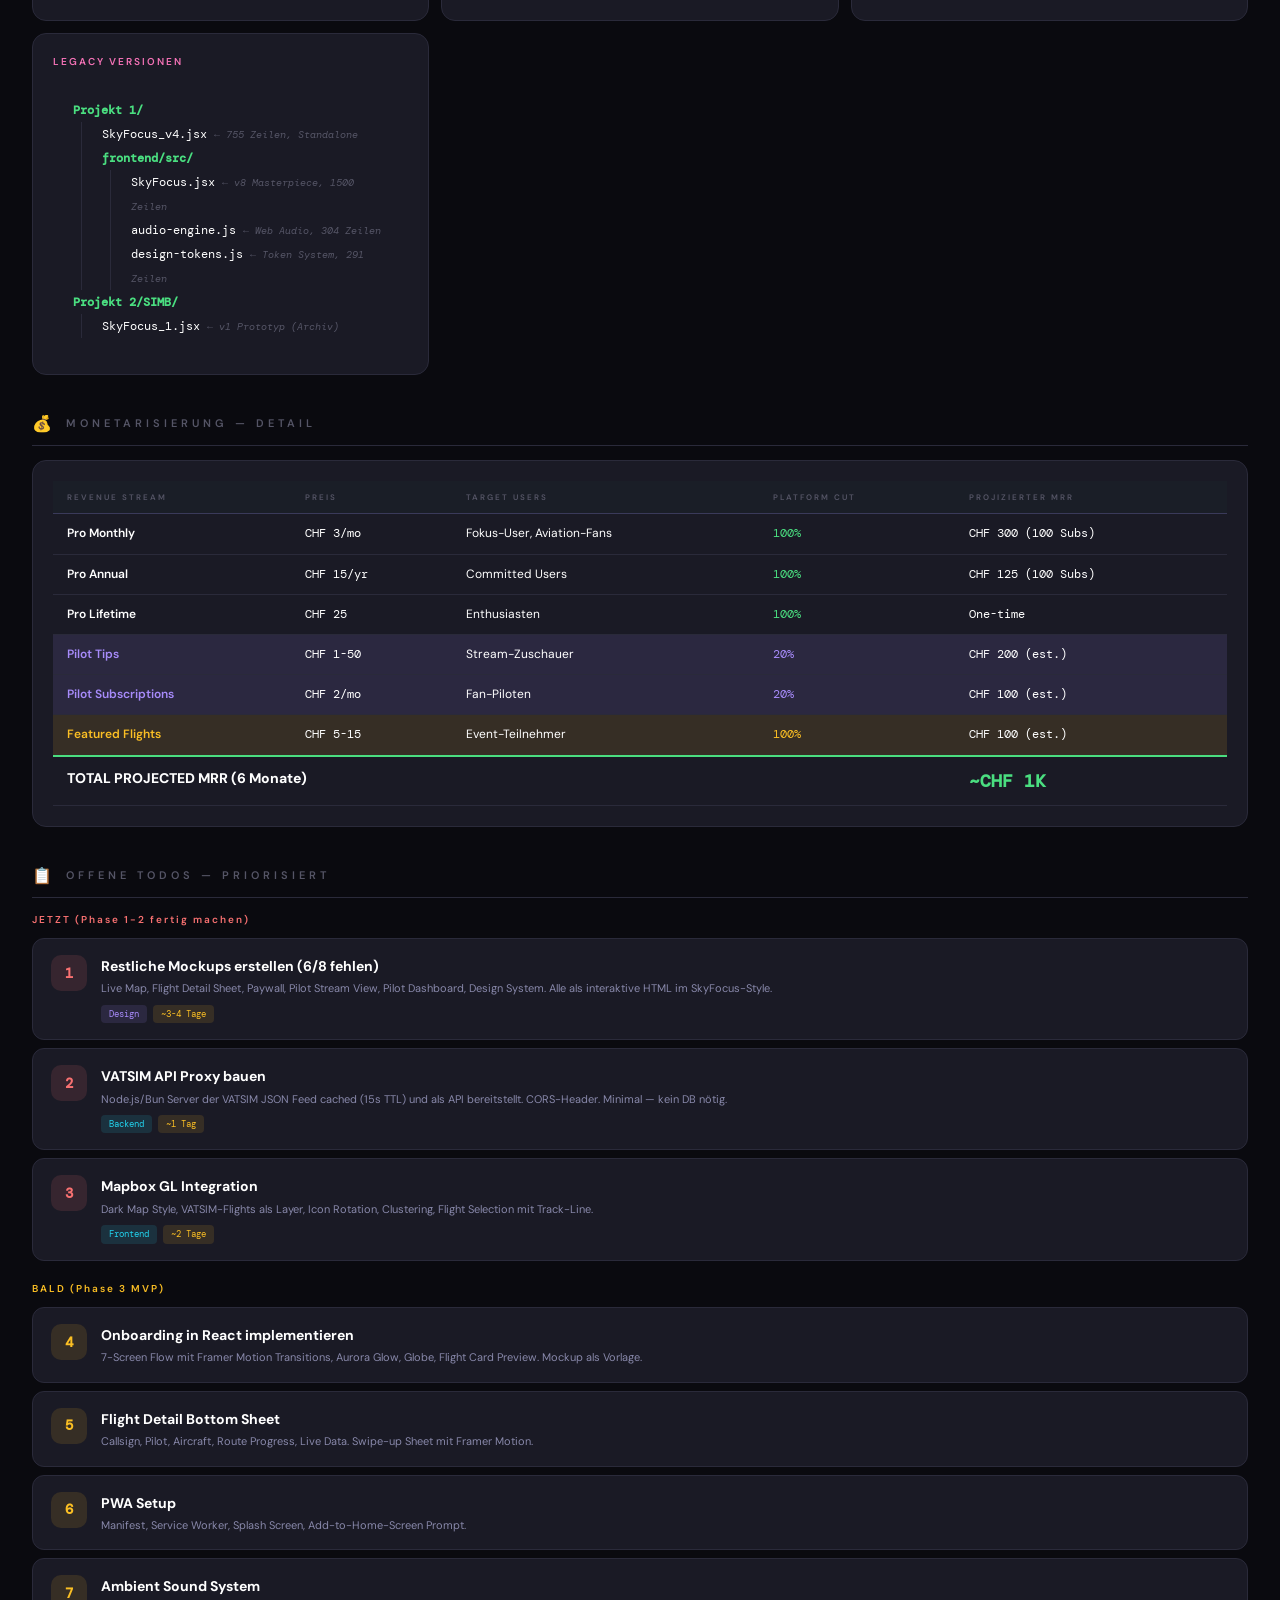
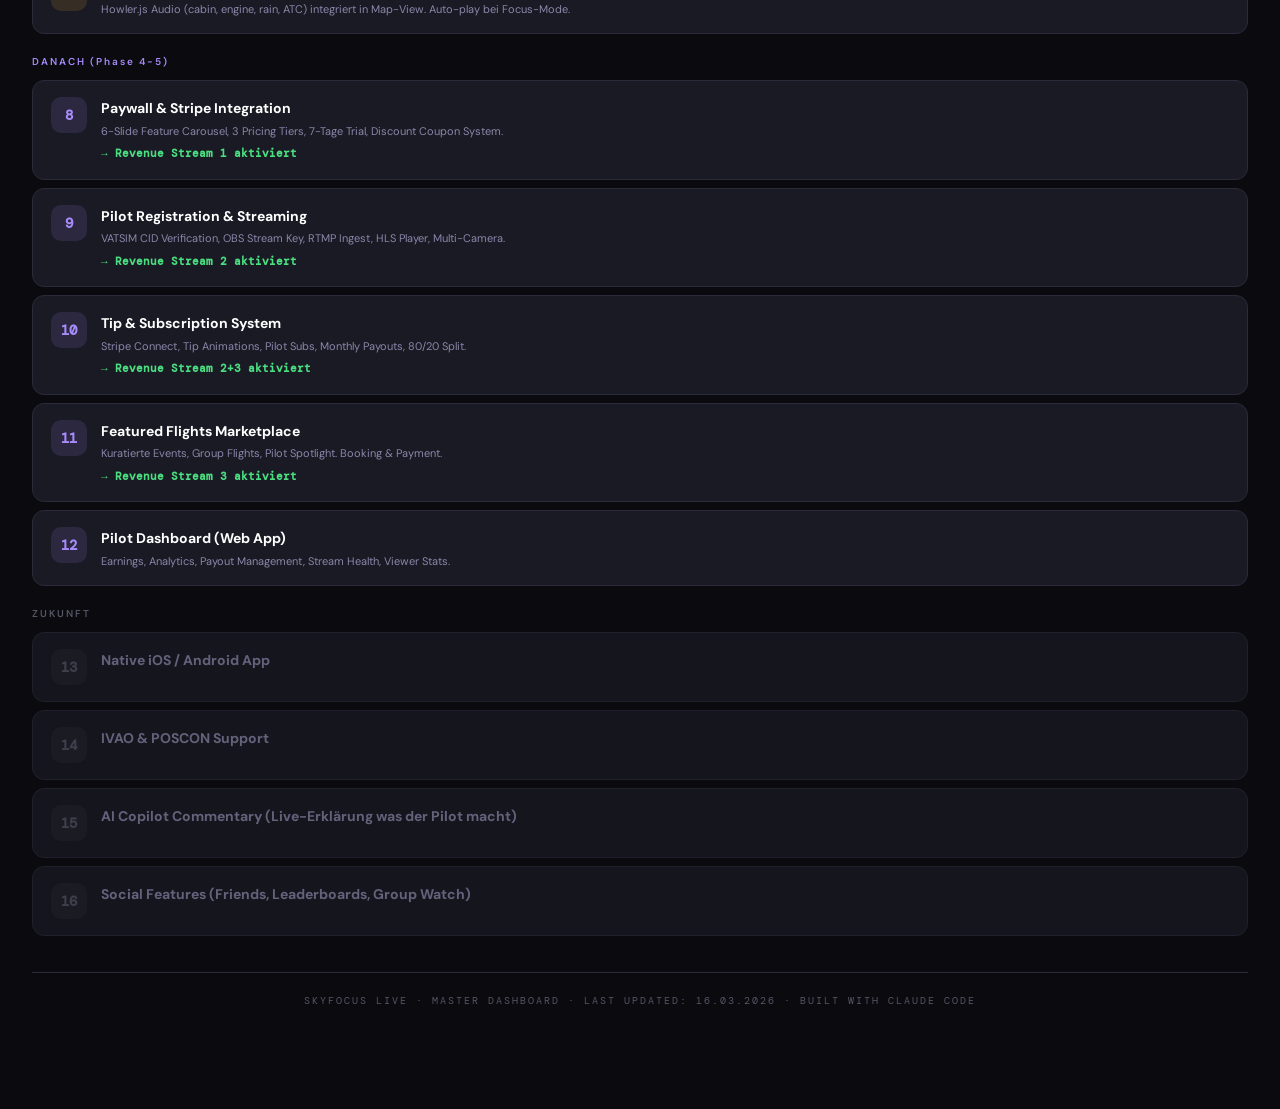
<file: skyfocus-dashboard/index.html>
<!DOCTYPE html>
<html lang="de">
<head>
<meta charset="UTF-8">
<meta name="viewport" content="width=device-width, initial-scale=1.0">
<title>SkyFocus Live — Master Dashboard</title>
<link href="https://fonts.googleapis.com/css2?family=DM+Sans:opsz,wght@9..40,200;9..40,400;9..40,600;9..40,700;9..40,800&family=DM+Mono:wght@300;400;500&display=swap" rel="stylesheet">
<style>
:root {
  --bg: #0a0a0f; --bg2: #12121a; --card: #1a1a25; --card2: #222233;
  --border: #2a2a3a; --border2: #3a3a5a;
  --text: #ffffff; --text2: #8888aa; --text3: #555566;
  --green: #4ade80; --green-d: rgba(74,222,128,.12); --green-g: rgba(74,222,128,.25);
  --blue: #60a5fa; --blue-d: rgba(96,165,250,.12);
  --cyan: #22d3ee; --cyan-d: rgba(34,211,238,.12);
  --purple: #a78bfa; --purple-d: rgba(167,139,250,.12);
  --amber: #fbbf24; --amber-d: rgba(251,191,36,.12);
  --red: #f87171; --red-d: rgba(248,113,113,.12);
  --pink: #f472b6; --pink-d: rgba(244,114,182,.12);
  --orange: #fb923c; --orange-d: rgba(251,146,60,.12);
  --glow: linear-gradient(135deg, #4ade80, #22d3ee, #a78bfa, #f472b6);
  --font: 'DM Sans', -apple-system, sans-serif;
  --mono: 'DM Mono', monospace;
}
*{box-sizing:border-box;margin:0;padding:0}
html{scroll-behavior:smooth}
body{font-family:var(--font);background:var(--bg);color:var(--text);min-height:100vh;line-height:1.6}
::-webkit-scrollbar{width:5px}
::-webkit-scrollbar-track{background:var(--bg)}
::-webkit-scrollbar-thumb{background:#333;border-radius:3px}

.dash{max-width:1440px;margin:0 auto;padding:24px 32px 80px}

/* Header */
.hdr{padding:24px 0 20px;border-bottom:1px solid var(--border);margin-bottom:28px;position:relative;overflow:hidden}
.hdr::before{content:'';position:absolute;top:-100px;right:-100px;width:400px;height:400px;background:radial-gradient(circle,rgba(74,222,128,.04),transparent 70%);pointer-events:none}
.hdr-top{display:flex;justify-content:space-between;align-items:center;flex-wrap:wrap;gap:12px}
.hdr-left{display:flex;align-items:center;gap:16px}
.logo{width:56px;height:56px;border-radius:16px;display:flex;align-items:center;justify-content:center;font-size:24px;position:relative;overflow:hidden}
.logo::before{content:'';position:absolute;inset:0;background:var(--glow);animation:aur 4s linear infinite;background-size:300% auto}
.logo span{position:relative;z-index:1}
@keyframes aur{0%{background-position:0% center}100%{background-position:300% center}}
.hdr h1{font-size:32px;font-weight:800;background:var(--glow);background-size:200% auto;-webkit-background-clip:text;-webkit-text-fill-color:transparent;animation:aur 4s linear infinite}
.hdr-sub{font-size:11px;letter-spacing:3px;color:var(--text3);margin-top:2px}
.hdr-badges{display:flex;gap:8px;flex-wrap:wrap}
.hdr-badge{padding:6px 14px;border-radius:8px;font-size:11px;font-family:var(--mono);letter-spacing:1px;font-weight:600}

/* Nav */
.nav{display:flex;gap:2px;padding:3px;background:var(--bg2);border-radius:12px;border:1px solid var(--border);margin-bottom:28px;overflow-x:auto;flex-wrap:wrap}
.nav a{padding:10px 16px;border-radius:9px;font-size:12px;letter-spacing:.5px;color:var(--text3);text-decoration:none;font-weight:600;transition:all .2s;white-space:nowrap;cursor:pointer}
.nav a:hover,.nav a.act{background:rgba(74,222,128,.08);color:var(--green)}

/* Section */
.sec{margin-bottom:36px;scroll-margin-top:20px}
.sec-t{font-size:11px;letter-spacing:4px;color:var(--text3);font-weight:600;text-transform:uppercase;margin-bottom:14px;padding-bottom:8px;border-bottom:1px solid var(--border);display:flex;align-items:center;gap:10px}
.sec-t span{font-size:16px}

/* Cards & Grids */
.card{background:var(--card);border:1px solid var(--border);border-radius:14px;padding:20px;transition:all .2s}
.card:hover{border-color:var(--border2);background:var(--card2)}
.g2{display:grid;grid-template-columns:repeat(auto-fit,minmax(380px,1fr));gap:12px}
.g3{display:grid;grid-template-columns:repeat(auto-fit,minmax(280px,1fr));gap:12px}
.g4{display:grid;grid-template-columns:repeat(auto-fit,minmax(200px,1fr));gap:10px}
.g5{display:grid;grid-template-columns:repeat(auto-fit,minmax(160px,1fr));gap:10px}

/* Stats */
.stats{display:grid;grid-template-columns:repeat(auto-fit,minmax(130px,1fr));gap:10px;margin-bottom:20px}
.stat{background:var(--card);border:1px solid var(--border);border-radius:12px;padding:16px;text-align:center}
.stat-v{font-size:32px;font-weight:800;font-family:var(--mono)}
.stat-l{font-size:8px;letter-spacing:3px;color:var(--text3);text-transform:uppercase;margin-top:4px;font-weight:600}
.stat-s{font-size:10px;color:var(--text2);margin-top:2px}

/* Progress */
.prog{height:4px;background:rgba(74,222,128,.1);border-radius:2px;overflow:hidden;margin-top:10px}
.prog-f{height:100%;border-radius:2px;transition:width .5s}
.prog-lbl{display:flex;justify-content:space-between;font-size:9px;font-family:var(--mono);color:var(--text3);margin-top:4px}

/* Badges */
.b{display:inline-flex;align-items:center;gap:4px;padding:3px 10px;border-radius:6px;font-size:10px;font-weight:600;font-family:var(--mono)}
.b-done{background:var(--green-d);color:var(--green)}
.b-wip{background:var(--amber-d);color:var(--amber)}
.b-plan{background:var(--blue-d);color:var(--blue)}
.b-miss{background:var(--red-d);color:var(--red)}
.b-mock{background:var(--purple-d);color:var(--purple)}
.b-code{background:var(--cyan-d);color:var(--cyan)}
.b-new{background:var(--pink-d);color:var(--pink)}

/* Tables */
.tbl{width:100%;border-collapse:collapse}
.tbl th{text-align:left;padding:10px 14px;font-size:8px;letter-spacing:2px;color:var(--text3);text-transform:uppercase;font-weight:600;border-bottom:1px solid var(--border2);background:rgba(74,222,128,.02)}
.tbl td{padding:10px 14px;font-size:12px;border-bottom:1px solid var(--border);vertical-align:top}
.tbl tr:hover td{background:rgba(74,222,128,.02)}

/* Phase cards */
.phase{background:var(--card);border:1px solid var(--border);border-radius:14px;padding:20px;position:relative;overflow:hidden;transition:all .2s}
.phase:hover{border-color:var(--border2);transform:translateY(-2px)}
.phase::before{content:'';position:absolute;top:0;left:0;right:0;height:3px}
.ph-0::before{background:var(--green)}.ph-1::before{background:var(--blue)}.ph-2::before{background:var(--cyan)}.ph-3::before{background:var(--purple)}.ph-4::before{background:var(--amber)}.ph-5::before{background:var(--pink)}
.phase-hdr{display:flex;justify-content:space-between;align-items:flex-start;margin-bottom:8px}
.phase-n{font-family:var(--mono);font-size:12px;color:var(--text3);letter-spacing:1px}
.phase-title{font-size:16px;font-weight:700;margin-bottom:4px}
.phase-desc{font-size:12px;color:var(--text2);line-height:1.6}
.phase-tasks{margin-top:12px;display:flex;flex-direction:column;gap:4px}
.phase-task{font-size:11px;color:var(--text2);padding-left:16px;position:relative}
.phase-task::before{content:'';position:absolute;left:0;top:6px;width:8px;height:8px;border-radius:50%;border:1.5px solid var(--text3)}
.phase-task.done::before{background:var(--green);border-color:var(--green)}
.phase-task.wip::before{background:var(--amber);border-color:var(--amber)}

/* Vision box */
.vision{background:linear-gradient(135deg,rgba(74,222,128,.04),rgba(34,211,238,.04),rgba(167,139,250,.04));border:1px solid rgba(74,222,128,.15);border-radius:16px;padding:28px;margin-bottom:20px;position:relative;overflow:hidden}
.vision::before{content:'';position:absolute;top:-50%;right:-20%;width:300px;height:300px;background:radial-gradient(circle,rgba(74,222,128,.06),transparent);pointer-events:none}

/* Flow */
.flow{display:flex;align-items:center;gap:6px;flex-wrap:wrap;margin-bottom:20px}
.flow-s{padding:12px 16px;border-radius:10px;background:var(--card);border:1px solid var(--border);font-size:12px;font-weight:600;text-align:center;min-width:90px}
.flow-s .ico{font-size:20px;display:block;margin-bottom:4px}
.flow-s .lbl{font-size:8px;color:var(--text3);letter-spacing:2px;display:block;margin-top:2px}
.flow-a{color:var(--green);font-size:14px}

/* Persona */
.persona{background:var(--card);border:1px solid var(--border);border-radius:14px;padding:18px;transition:all .2s}
.persona:hover{border-color:var(--border2)}
.persona-ico{font-size:32px;margin-bottom:8px}
.persona-name{font-weight:700;font-size:14px;margin-bottom:2px}
.persona-age{font-size:10px;color:var(--text3);font-family:var(--mono);margin-bottom:6px}
.persona-desc{font-size:11px;color:var(--text2);line-height:1.5}
.persona-pay{font-size:10px;color:var(--green);font-family:var(--mono);margin-top:8px}

/* Roadmap item */
.rm{display:flex;gap:14px;padding:16px 18px;background:var(--card);border:1px solid var(--border);border-radius:12px;transition:all .2s}
.rm:hover{border-color:var(--border2)}
.rm-n{min-width:36px;height:36px;border-radius:10px;display:flex;align-items:center;justify-content:center;font-family:var(--mono);font-weight:700;font-size:14px}
.rm-title{font-weight:700;font-size:14px}
.rm-desc{font-size:11px;color:var(--text2);margin-top:3px;line-height:1.5}
.rm-tags{display:flex;gap:6px;margin-top:8px;flex-wrap:wrap}
.rm-tag{font-size:9px;padding:2px 8px;border-radius:4px;font-family:var(--mono)}
.rm-rev{font-size:11px;color:var(--green);font-family:var(--mono);margin-top:6px;font-weight:600}

/* Collapsible */
details{margin-bottom:2px}
details summary{cursor:pointer;padding:12px 16px;background:var(--card);border:1px solid var(--border);border-radius:10px;font-size:13px;font-weight:600;list-style:none;display:flex;align-items:center;gap:10px;transition:all .2s}
details summary:hover{border-color:var(--border2)}
details summary::before{content:'';display:inline-block;width:6px;height:6px;border-right:2px solid var(--green);border-bottom:2px solid var(--green);transform:rotate(-45deg);transition:transform .2s}
details[open] summary::before{transform:rotate(45deg)}
details[open] summary{border-radius:10px 10px 0 0;border-bottom-color:transparent}
details .det{padding:16px;background:var(--card);border:1px solid var(--border);border-top:none;border-radius:0 0 10px 10px}

/* File tree */
.tree{font-family:var(--mono);font-size:12px;line-height:2;color:var(--text2);padding:16px 20px}
.tree .d{color:var(--green);font-weight:600}
.tree .f{color:var(--text)}
.tree .c{color:var(--text3);font-style:italic;font-size:10px}
.tree-i{padding-left:20px;border-left:1px solid var(--border);margin-left:8px}

/* Revenue */
.rev-card{background:var(--card);border:1px solid var(--border);border-radius:14px;padding:20px;text-align:center}
.rev-v{font-size:28px;font-weight:800;font-family:var(--mono)}
.rev-l{font-size:9px;letter-spacing:2px;color:var(--text3);text-transform:uppercase;margin-top:2px}

.ts{text-align:center;padding:20px;font-size:10px;color:var(--text3);font-family:var(--mono);letter-spacing:2px;border-top:1px solid var(--border);margin-top:20px}

@media(max-width:768px){.dash{padding:16px 14px 40px}.g2,.g3{grid-template-columns:1fr}.stats{grid-template-columns:repeat(2,1fr)}}
</style>
</head>
<body>
<div class="dash">

<!-- ═══ HEADER ═══ -->
<div class="hdr">
  <div class="hdr-top">
    <div class="hdr-left">
      <div class="logo"><span>✈</span></div>
      <div>
        <h1>SkyFocus Live</h1>
        <div class="hdr-sub">VATSIM · LIVE STREAMS · FOCUS · MONETARISIERUNG</div>
      </div>
    </div>
    <div class="hdr-badges">
      <span class="hdr-badge" style="background:var(--green-d);color:var(--green)">PRD: Done</span>
      <span class="hdr-badge" style="background:var(--purple-d);color:var(--purple)">Mockups: 2/8</span>
      <span class="hdr-badge" style="background:var(--blue-d);color:var(--blue)">React/TS: Scaffold</span>
      <span class="hdr-badge" style="background:rgba(255,255,255,.04);color:var(--text3)">Stand: 16.03.2026</span>
    </div>
  </div>
</div>

<!-- ═══ NAV ═══ -->
<nav class="nav">
  <a href="#vision" class="act">Vision</a>
  <a href="#business">Business Model</a>
  <a href="#personas">Personas</a>
  <a href="#phases">Phasen & Roadmap</a>
  <a href="#features">Features</a>
  <a href="#screens">Screens & Flow</a>
  <a href="#streaming">Pilot Streaming</a>
  <a href="#tech">Tech Stack</a>
  <a href="#assets">Assets & Code</a>
  <a href="#monetization">Monetarisierung</a>
  <a href="#roadmap">Offene TODOs</a>
</nav>

<!-- ═══ VISION ═══ -->
<div class="sec" id="vision">
  <div class="sec-t"><span>🎯</span> VISION & KONZEPT</div>

  <div class="vision">
    <div style="font-size:18px;font-weight:800;margin-bottom:12px;letter-spacing:1px">Die Brücke zwischen zwei Welten</div>
    <div style="font-size:14px;color:var(--text2);line-height:1.8;max-width:800px">
      <strong style="color:var(--green)">Welt 1:</strong> Millionen Menschen suchen Fokus-Tools. FocusFlight beweist: Aviation-Ästhetik macht süchtig ($3.99/mo, 4.8★).<br>
      <strong style="color:var(--cyan)">Welt 2:</strong> Tausende VATSIM-Piloten fliegen 24/7 realistische Routen um die Welt — unsichtbar für Nicht-Simmer.<br>
      <strong style="color:var(--purple)">Welt 3:</strong> Flight-Sim-Piloten investieren Tausende in Hardware, verdienen aber nichts mit ihrem Können.<br><br>
      <strong style="color:var(--text)">SkyFocus Live</strong> verbindet alle drei: Eine wunderschöne Focus-App, die <em>echte</em> VATSIM-Flüge auf einer Live-Karte zeigt — und Sim-Piloten ermöglicht, ihre Cockpit-Streams live zu teilen und <strong style="color:var(--green)">echtes Geld</strong> zu verdienen (Tips, Subs, Featured Flights).
    </div>
  </div>

  <div class="g3">
    <div class="card">
      <div style="font-size:28px;margin-bottom:8px">🎯</div>
      <div style="font-weight:700;font-size:14px;margin-bottom:6px">FocusFlight-Level UX</div>
      <div style="font-size:12px;color:var(--text2);line-height:1.6">Immersives Onboarding, Aurora-Glow, Glassmorphism, Premium Dark UI. Mindestens so gut wie FocusFlight ($3.99/mo App). 46 extrahierte Frames als UI-Referenz vorhanden.</div>
    </div>
    <div class="card">
      <div style="font-size:28px;margin-bottom:8px">📡</div>
      <div style="font-weight:700;font-size:14px;margin-bottom:6px">VATSIM Live Data</div>
      <div style="font-size:12px;color:var(--text2);line-height:1.6">Echte Flugsimulator-Piloten auf Mapbox GL. 1,000-2,000+ gleichzeitige Flüge. Callsign, Route, Altitude, Speed, Aircraft Type. Updates alle 15s. ATC-Stationen sichtbar.</div>
    </div>
    <div class="card">
      <div style="font-size:28px;margin-bottom:8px">💰</div>
      <div style="font-weight:700;font-size:14px;margin-bottom:6px">Piloten verdienen Geld</div>
      <div style="font-size:12px;color:var(--text2);line-height:1.6">Sim-Piloten streamen ihren Cockpit-View. User zahlen Tips, Subscriptions, oder wählen "Featured Flights". Twitch für die Flugsim-Welt — aber elegant in eine Focus-App integriert.</div>
    </div>
  </div>
</div>

<!-- ═══ BUSINESS MODEL ═══ -->
<div class="sec" id="business">
  <div class="sec-t"><span>💼</span> BUSINESS MODEL — DREI REVENUE STREAMS</div>

  <div class="g3" style="margin-bottom:20px">
    <div class="card" style="border-left:3px solid var(--green)">
      <div style="font-size:10px;letter-spacing:3px;color:var(--green);font-weight:700;margin-bottom:8px">STREAM 1: PRO SUBSCRIPTIONS</div>
      <div style="font-size:24px;font-weight:800;font-family:var(--mono);color:var(--green);margin-bottom:8px">CHF 3/mo</div>
      <div style="font-size:12px;color:var(--text2);line-height:1.6">
        Free Tier: Live-Karte mit allen VATSIM-Flügen, Basic Flight Cards<br>
        <strong>Pro Tier:</strong> Premium Map Themes (4), Altitude/Speed Graphs, Statistiken, Favoriten, Pilot-Following, Werbefreiheit
      </div>
      <div style="font-size:11px;color:var(--text3);margin-top:8px;font-family:var(--mono)">Preise: CHF 3/mo · CHF 15/yr · CHF 25 Lifetime</div>
    </div>
    <div class="card" style="border-left:3px solid var(--purple)">
      <div style="font-size:10px;letter-spacing:3px;color:var(--purple);font-weight:700;margin-bottom:8px">STREAM 2: PILOT STREAMING</div>
      <div style="font-size:24px;font-weight:800;font-family:var(--mono);color:var(--purple);margin-bottom:8px">20% Cut</div>
      <div style="font-size:12px;color:var(--text2);line-height:1.6">
        Piloten streamen Cockpit-View live in die App<br>
        <strong>User können:</strong> Tips geben (CHF 1-50), Pilot subscriben (CHF 2/mo), "Fly Along" buchen (Premium-Platz im Stream)<br>
        <strong>SkyFocus nimmt:</strong> 20% Commission auf alle Pilot-Einnahmen
      </div>
    </div>
    <div class="card" style="border-left:3px solid var(--amber)">
      <div style="font-size:10px;letter-spacing:3px;color:var(--amber);font-weight:700;margin-bottom:8px">STREAM 3: FEATURED FLIGHTS</div>
      <div style="font-size:24px;font-weight:800;font-family:var(--mono);color:var(--amber);margin-bottom:8px">CHF 5-15</div>
      <div style="font-size:12px;color:var(--text2);line-height:1.6">
        Kuratierte Premium-Erlebnisse:<br>
        <strong>Featured Routes:</strong> Gesponserte Scenic Flights (z.B. "SWISS ZRH→LIS Sunset")<br>
        <strong>Event Flights:</strong> Group Flights mit Top-Piloten, limitierte Plätze<br>
        <strong>Pilot Spotlight:</strong> Bezahlte Promotion für Top-Streamer
      </div>
    </div>
  </div>

  <!-- Revenue Projection -->
  <div style="font-size:10px;letter-spacing:2px;color:var(--text3);font-weight:600;margin-bottom:10px">REVENUE PROJEKTION (12 MONATE)</div>
  <div class="g5">
    <div class="rev-card"><div class="rev-v" style="color:var(--green)">2K</div><div class="rev-l">MAU (30 Tage)</div></div>
    <div class="rev-card"><div class="rev-v" style="color:var(--green)">10%</div><div class="rev-l">Free→Pro Conv.</div></div>
    <div class="rev-card"><div class="rev-v" style="color:var(--purple)">50</div><div class="rev-l">Active Streamers</div></div>
    <div class="rev-card"><div class="rev-v" style="color:var(--amber)">CHF 600</div><div class="rev-l">MRR Pro Subs</div></div>
    <div class="rev-card"><div class="rev-v" style="color:var(--amber)">CHF 400</div><div class="rev-l">MRR Streaming</div></div>
    <div class="rev-card"><div class="rev-v" style="color:var(--text)">CHF 1K</div><div class="rev-l">Total MRR</div></div>
  </div>
</div>

<!-- ═══ PERSONAS ═══ -->
<div class="sec" id="personas">
  <div class="sec-t"><span>👥</span> ZIELGRUPPEN / PERSONAS</div>
  <div class="g4">
    <div class="persona">
      <div class="persona-ico">🎯</div>
      <div class="persona-name">Der Fokus-Suchende</div>
      <div class="persona-age">20-35 · Studenten & Remote Worker · PRIMARY</div>
      <div class="persona-desc">Nutzt Focus-Apps (Forest, FocusFlight, Brain.fm). Sucht immersive Arbeitsumgebung. Will etwas Lebendiges statt statischer Timer.</div>
      <div class="persona-pay">💳 CHF 15-25/yr für Premium</div>
    </div>
    <div class="persona">
      <div class="persona-ico">✈️</div>
      <div class="persona-name">Der Aviation-Fan</div>
      <div class="persona-age">18-40 · FlightRadar24 User · SECONDARY</div>
      <div class="persona-desc">Liebt Flugzeuge und Reisen. Nutzt FlightRadar24, schaut Plane-Spotting Videos. Will live Flüge beobachten und Routen verfolgen.</div>
      <div class="persona-pay">💳 CHF 3/mo für Premium Maps</div>
    </div>
    <div class="persona">
      <div class="persona-ico">🧘</div>
      <div class="persona-name">Der Entspannungs-Suchende</div>
      <div class="persona-age">25-50 · ASMR / Lo-Fi Lover · TERTIARY</div>
      <div class="persona-desc">Nutzt Meditations-Apps, ASMR, Lo-Fi Streams. Will beruhigende, sich ständig verändernde Visualisierung — ein lebendiges Aquarium mit Flugzeugen.</div>
      <div class="persona-pay">💳 CHF 25 Lifetime</div>
    </div>
    <div class="persona" style="border-color:var(--green-g)">
      <div class="persona-ico">🕹️</div>
      <div class="persona-name">Der Sim-Pilot / Streamer</div>
      <div class="persona-age">25-45 · MSFS/X-Plane · SUPPLY SIDE</div>
      <div class="persona-desc">Fliegt selbst im Simulator auf VATSIM. Investiert Tausende in Hardware. Will sein Können zeigen und <strong style="color:var(--green)">echtes Geld verdienen</strong>. Wird zum Content-Creator.</div>
      <div class="persona-pay">💚 Verdient CHF 50-500/mo durch Streams</div>
    </div>
  </div>
</div>

<!-- ═══ PHASEN ═══ -->
<div class="sec" id="phases">
  <div class="sec-t"><span>🗺️</span> PROJEKT-PHASEN & ROADMAP</div>

  <div class="g3">
    <div class="phase ph-0">
      <div class="phase-hdr"><span class="phase-n">PHASE 0</span><span class="b b-done">Done</span></div>
      <div class="phase-title">Setup & Planning</div>
      <div class="phase-desc">Projektstruktur, Dashboard, Skills, PRD</div>
      <div class="phase-tasks">
        <div class="phase-task done">PRD geschrieben (207 Zeilen)</div>
        <div class="phase-task done">Dashboard erstellt</div>
        <div class="phase-task done">FocusFlight Frames extrahiert (46)</div>
      </div>
    </div>
    <div class="phase ph-1">
      <div class="phase-hdr"><span class="phase-n">PHASE 1</span><span class="b b-wip">In Progress</span></div>
      <div class="phase-title">Design & Mockups</div>
      <div class="phase-desc">Interactive HTML Mockups für alle Screens</div>
      <div class="phase-tasks">
        <div class="phase-task done">Onboarding Mockup (7 Screens)</div>
        <div class="phase-task done">Dashboard Mockup</div>
        <div class="phase-task">Live Map Mockup</div>
        <div class="phase-task">Flight Detail Bottom Sheet</div>
        <div class="phase-task">Paywall Mockup</div>
        <div class="phase-task">Pilot Stream View Mockup</div>
        <div class="phase-task">Pilot Dashboard Mockup</div>
        <div class="phase-task">Design Tokens / System</div>
      </div>
      <div class="prog"><div class="prog-f" style="width:25%;background:var(--blue)"></div></div>
      <div class="prog-lbl"><span>2 / 8 Mockups</span><span>25%</span></div>
    </div>
    <div class="phase ph-2">
      <div class="phase-hdr"><span class="phase-n">PHASE 2</span><span class="b b-wip">Scaffold</span></div>
      <div class="phase-title">Architecture & Setup</div>
      <div class="phase-desc">React + Vite + Tailwind + Mapbox + VATSIM Proxy</div>
      <div class="phase-tasks">
        <div class="phase-task done">React/TS App Scaffold (Projekt 2)</div>
        <div class="phase-task done">Component Architecture</div>
        <div class="phase-task done">Types definiert</div>
        <div class="phase-task done">Hooks (useTimer, useStats, useSound)</div>
        <div class="phase-task done">localStorage Persistence</div>
        <div class="phase-task done">Routes Data (6 Routen)</div>
        <div class="phase-task">Mapbox GL JS Integration</div>
        <div class="phase-task">VATSIM API Proxy Backend</div>
        <div class="phase-task">State Management (Zustand)</div>
      </div>
      <div class="prog"><div class="prog-f" style="width:60%;background:var(--cyan)"></div></div>
      <div class="prog-lbl"><span>6 / 9 Tasks</span><span>60%</span></div>
    </div>
    <div class="phase ph-3">
      <div class="phase-hdr"><span class="phase-n">PHASE 3</span><span class="b b-plan">Planned</span></div>
      <div class="phase-title">MVP / Free Version</div>
      <div class="phase-desc">Onboarding + Live Map + Flight Details + PWA</div>
      <div class="phase-tasks">
        <div class="phase-task">Onboarding Flow mit Animationen</div>
        <div class="phase-task">Live Map mit VATSIM Flights</div>
        <div class="phase-task">Flight Detail Bottom Sheet</div>
        <div class="phase-task">Route Visualization</div>
        <div class="phase-task">PWA Manifest & Service Worker</div>
        <div class="phase-task">Ambient Sound Integration</div>
      </div>
    </div>
    <div class="phase ph-4">
      <div class="phase-hdr"><span class="phase-n">PHASE 4</span><span class="b b-plan">Planned</span></div>
      <div class="phase-title">Pro Version & Paywall</div>
      <div class="phase-desc">Premium Features + Monetarisierung</div>
      <div class="phase-tasks">
        <div class="phase-task">Paywall mit Feature-Carousel</div>
        <div class="phase-task">Premium Map Themes (4)</div>
        <div class="phase-task">Altitude/Speed Graphs</div>
        <div class="phase-task">Discount Coupon System</div>
        <div class="phase-task">Stripe Integration</div>
      </div>
    </div>
    <div class="phase ph-5">
      <div class="phase-hdr"><span class="phase-n">PHASE 5</span><span class="b b-new">Game Changer</span></div>
      <div class="phase-title">Pilot Livestreaming</div>
      <div class="phase-desc">Piloten streamen Cockpit → User zahlen</div>
      <div class="phase-tasks">
        <div class="phase-task">Pilot Registration & Verification</div>
        <div class="phase-task">Stream Ingestion (RTMP/WebRTC)</div>
        <div class="phase-task">In-App Stream Player</div>
        <div class="phase-task">Tip System (CHF 1-50)</div>
        <div class="phase-task">Pilot Subscriptions (CHF 2/mo)</div>
        <div class="phase-task">Featured Flights Marketplace</div>
        <div class="phase-task">Pilot Dashboard & Analytics</div>
        <div class="phase-task">Multi-Perspective Camera Selector</div>
        <div class="phase-task">Payout System (Stripe Connect)</div>
      </div>
    </div>
  </div>

  <!-- Overall Progress -->
  <div class="card" style="margin-top:16px">
    <div style="display:flex;justify-content:space-between;align-items:center;margin-bottom:12px">
      <span style="font-weight:700;letter-spacing:2px;font-size:13px">GESAMTFORTSCHRITT</span>
      <span style="font-family:var(--mono);color:var(--green);font-weight:700">28%</span>
    </div>
    <div class="prog"><div class="prog-f" style="width:28%;background:var(--glow)"></div></div>
    <div class="prog-lbl"><span>Phase 0 ✓ · Phase 1-2 WIP</span><span>Phase 3-5 Planned</span></div>
  </div>
</div>

<!-- ═══ FEATURES ═══ -->
<div class="sec" id="features">
  <div class="sec-t"><span>✅</span> FEATURE-MATRIX</div>

  <div class="card" style="overflow-x:auto">
    <table class="tbl">
      <thead><tr><th style="width:30%">Feature</th><th style="width:10%">Status</th><th style="width:15%">Wo</th><th>Details</th></tr></thead>
      <tbody>
        <tr><td colspan="4" style="font-size:9px;letter-spacing:3px;color:var(--green);font-weight:700;padding:12px;background:var(--green-d)">ONBOARDING (FocusFlight-Level)</td></tr>
        <tr><td style="font-weight:600">7-Screen Onboarding</td><td><span class="b b-mock">Mockup</span></td><td style="font-size:10px;color:var(--text3);font-family:var(--mono)">onboarding.html</td><td style="font-size:11px;color:var(--text2)">Welcome → Problem/Solution → App Reveal (Aurora Glow) → Flight Card → Map Style → Notifications → Ready</td></tr>
        <tr><td style="font-weight:600">Aurora Glow Effect</td><td><span class="b b-mock">Mockup</span></td><td style="font-size:10px;color:var(--text3);font-family:var(--mono)">CSS Animation</td><td style="font-size:11px;color:var(--text2)">Rainbow gradient animation auf "SkyFocus Live" Text + blur glow</td></tr>
        <tr><td style="font-weight:600">3D Globe (Map Selection)</td><td><span class="b b-mock">Mockup</span></td><td style="font-size:10px;color:var(--text3);font-family:var(--mono)">CSS 3D</td><td style="font-size:11px;color:var(--text2)">Rotierende Kugel mit Landmassen, 4 Map-Styles wählbar</td></tr>
        <tr><td style="font-weight:600">Flight Card Preview</td><td><span class="b b-mock">Mockup</span></td><td style="font-size:10px;color:var(--text3);font-family:var(--mono)">onboarding.html</td><td style="font-size:11px;color:var(--text2)">BAW178 KJFK→EGLL Card mit Progress, Speed, Alt, ETA, Barcode</td></tr>

        <tr><td colspan="4" style="font-size:9px;letter-spacing:3px;color:var(--cyan);font-weight:700;padding:12px;background:var(--cyan-d)">LIVE MAP (Core Free Feature)</td></tr>
        <tr><td style="font-weight:600">Mapbox GL Dark Map</td><td><span class="b b-plan">Planned</span></td><td style="font-size:10px;color:var(--text3);font-family:var(--mono)">Phase 3</td><td style="font-size:11px;color:var(--text2)">Dark-style Map, 50K loads/mo free tier, &lt;2s load</td></tr>
        <tr><td style="font-weight:600">VATSIM Flight Icons</td><td><span class="b b-plan">Planned</span></td><td style="font-size:10px;color:var(--text3);font-family:var(--mono)">Phase 3</td><td style="font-size:11px;color:var(--text2)">Alle live Piloten als rotierte ✈ Icons, 1000-2000+ gleichzeitig</td></tr>
        <tr><td style="font-weight:600">ATC Stations</td><td><span class="b b-plan">Planned</span></td><td style="font-size:10px;color:var(--text3);font-family:var(--mono)">Phase 3</td><td style="font-size:11px;color:var(--text2)">Orange Pin-Markers, blaue Airspace-Overlay-Zones</td></tr>
        <tr><td style="font-weight:600">Flight Selection</td><td><span class="b b-plan">Planned</span></td><td style="font-size:10px;color:var(--text3);font-family:var(--mono)">Phase 3</td><td style="font-size:11px;color:var(--text2)">Tap → rot markiert, Past-Track (magenta), geplante Route (dashed)</td></tr>
        <tr><td style="font-weight:600">Flight Count Badge</td><td><span class="b b-plan">Planned</span></td><td style="font-size:10px;color:var(--text3);font-family:var(--mono)">Phase 3</td><td style="font-size:11px;color:var(--text2)">"1,247 Piloten live" — real-time counter</td></tr>

        <tr><td colspan="4" style="font-size:9px;letter-spacing:3px;color:var(--blue);font-weight:700;padding:12px;background:var(--blue-d)">FLIGHT DETAIL (Bottom Sheet)</td></tr>
        <tr><td style="font-weight:600">Flight Summary</td><td><span class="b b-plan">Planned</span></td><td style="font-size:10px;color:var(--text3);font-family:var(--mono)">Phase 3</td><td style="font-size:11px;color:var(--text2)">Callsign, Pilot, Aircraft, Speed/Alt, Route Progress Bar</td></tr>
        <tr><td style="font-weight:600">Route Section</td><td><span class="b b-plan">Planned</span></td><td style="font-size:10px;color:var(--text3);font-family:var(--mono)">Phase 3</td><td style="font-size:11px;color:var(--text2)">DEP → ARR mit ICAO, City, IFR/VFR, EET</td></tr>
        <tr><td style="font-weight:600">Live Data</td><td><span class="b b-plan">Planned</span></td><td style="font-size:10px;color:var(--text3);font-family:var(--mono)">Phase 3</td><td style="font-size:11px;color:var(--text2)">Speed (kt), Altitude (ft), Squawk, Heading</td></tr>
        <tr><td style="font-weight:600">Altitude/Speed Graphs</td><td><span class="b b-plan">Pro</span></td><td style="font-size:10px;color:var(--text3);font-family:var(--mono)">Phase 4</td><td style="font-size:11px;color:var(--text2)">SVG animated line charts, blue=altitude, green=speed</td></tr>
        <tr><td style="font-weight:600">Operator Info</td><td><span class="b b-plan">Planned</span></td><td style="font-size:10px;color:var(--text3);font-family:var(--mono)">Phase 3</td><td style="font-size:11px;color:var(--text2)">Airline name + logo, country, radio callsign</td></tr>

        <tr><td colspan="4" style="font-size:9px;letter-spacing:3px;color:var(--purple);font-weight:700;padding:12px;background:var(--purple-d)">PILOT STREAMING (Phase 5 — Game Changer)</td></tr>
        <tr><td style="font-weight:600">Pilot Registration</td><td><span class="b b-plan">Phase 5</span></td><td style="font-size:10px;color:var(--text3);font-family:var(--mono)">Backend</td><td style="font-size:11px;color:var(--text2)">VATSIM CID Verification, Profil mit Bio/Equipment/Rating</td></tr>
        <tr><td style="font-weight:600">Stream Ingestion</td><td><span class="b b-plan">Phase 5</span></td><td style="font-size:10px;color:var(--text3);font-family:var(--mono)">RTMP/WebRTC</td><td style="font-size:11px;color:var(--text2)">OBS → SkyFocus Ingest Server, oder direkt via WebRTC aus Sim</td></tr>
        <tr><td style="font-weight:600">In-App Stream Player</td><td><span class="b b-plan">Phase 5</span></td><td style="font-size:10px;color:var(--text3);font-family:var(--mono)">HLS/DASH</td><td style="font-size:11px;color:var(--text2)">Embedded Player im Flight Detail Sheet, Fullscreen möglich</td></tr>
        <tr><td style="font-weight:600">🎬 Multi-Camera</td><td><span class="b b-plan">Phase 5</span></td><td style="font-size:10px;color:var(--text3);font-family:var(--mono)">UI</td><td style="font-size:11px;color:var(--text2)">Cockpit / Window / External — Pilot streamt mehrere Perspektiven</td></tr>
        <tr><td style="font-weight:600">💰 Tip System</td><td><span class="b b-plan">Phase 5</span></td><td style="font-size:10px;color:var(--text3);font-family:var(--mono)">Stripe</td><td style="font-size:11px;color:var(--text2)">CHF 1, 5, 10, 25, 50 Tips mit Animation + Notification an Pilot</td></tr>
        <tr><td style="font-weight:600">💜 Pilot Subscriptions</td><td><span class="b b-plan">Phase 5</span></td><td style="font-size:10px;color:var(--text3);font-family:var(--mono)">Stripe</td><td style="font-size:11px;color:var(--text2)">CHF 2/mo pro Pilot, Badge im Chat, Priority Notifications</td></tr>
        <tr><td style="font-weight:600">⭐ Featured Flights</td><td><span class="b b-plan">Phase 5</span></td><td style="font-size:10px;color:var(--text3);font-family:var(--mono)">Marketplace</td><td style="font-size:11px;color:var(--text2)">Kuratierte Premium-Erlebnisse, promoted auf Home Screen</td></tr>
        <tr><td style="font-weight:600">📊 Pilot Dashboard</td><td><span class="b b-plan">Phase 5</span></td><td style="font-size:10px;color:var(--text3);font-family:var(--mono)">Web App</td><td style="font-size:11px;color:var(--text2)">Earnings, Viewers, Ratings, Payout History, Stream Analytics</td></tr>
        <tr><td style="font-weight:600">💸 Payout System</td><td><span class="b b-plan">Phase 5</span></td><td style="font-size:10px;color:var(--text3);font-family:var(--mono)">Stripe Connect</td><td style="font-size:11px;color:var(--text2)">Monatliche Auszahlung, 80% an Pilot / 20% Platform Fee</td></tr>

        <tr><td colspan="4" style="font-size:9px;letter-spacing:3px;color:var(--amber);font-weight:700;padding:12px;background:var(--amber-d)">PRO FEATURES & PAYWALL</td></tr>
        <tr><td style="font-weight:600">Paywall (6-Slide Carousel)</td><td><span class="b b-plan">Phase 4</span></td><td style="font-size:10px;color:var(--text3);font-family:var(--mono)">Mockup nötig</td><td style="font-size:11px;color:var(--text2)">iPhone-Frame Previews, 3 Pricing Tiers, "7 Tage kostenlos" CTA</td></tr>
        <tr><td style="font-weight:600">Premium Map Themes</td><td><span class="b b-plan">Phase 4</span></td><td style="font-size:10px;color:var(--text3);font-family:var(--mono)">Mapbox Styles</td><td style="font-size:11px;color:var(--text2)">Monochrom, Terra, Standard, Satellit</td></tr>
        <tr><td style="font-weight:600">Discount Coupon</td><td><span class="b b-plan">Phase 4</span></td><td style="font-size:10px;color:var(--text3);font-family:var(--mono)">After 3rd session</td><td style="font-size:11px;color:var(--text2)">Ticket-Style Popup, -48%, Countdown Timer, Barcode</td></tr>

        <tr><td colspan="4" style="font-size:9px;letter-spacing:3px;color:var(--orange-d);color:var(--orange);font-weight:700;padding:12px;background:var(--orange-d)">EXISTING REACT/TS CODE (Projekt 2)</td></tr>
        <tr><td style="font-weight:600">App Shell & Routing</td><td><span class="b b-code">Code</span></td><td style="font-size:10px;color:var(--text3);font-family:var(--mono)">App.tsx</td><td style="font-size:11px;color:var(--text2)">4 Screens: Home → CheckIn → Flight → Complete</td></tr>
        <tr><td style="font-weight:600">Type System</td><td><span class="b b-code">Code</span></td><td style="font-size:10px;color:var(--text3);font-family:var(--mono)">types/index.ts</td><td style="font-size:11px;color:var(--text2)">Screen, ViewId, SoundId, Route, View, Sound, Stats</td></tr>
        <tr><td style="font-weight:600">6 Routen</td><td><span class="b b-code">Code</span></td><td style="font-size:10px;color:var(--text3);font-family:var(--mono)">data/routes.ts</td><td style="font-size:11px;color:var(--text2)">ZRH-LIS, DXB-MLE, JFK-LHR, NRT-SYD, CDG-JFK, SIN-LHR</td></tr>
        <tr><td style="font-weight:600">useTimer Hook</td><td><span class="b b-code">Code</span></td><td style="font-size:10px;color:var(--text3);font-family:var(--mono)">hooks/useTimer.ts</td><td style="font-size:11px;color:var(--text2)">Start, pause, resume, meal break, progress calculation</td></tr>
        <tr><td style="font-weight:600">useStats Hook</td><td><span class="b b-code">Code</span></td><td style="font-size:10px;color:var(--text3);font-family:var(--mono)">hooks/useStats.ts</td><td style="font-size:11px;color:var(--text2)">Completed flights, total minutes, streak tracking</td></tr>
        <tr><td style="font-weight:600">useSound Hook (Howler.js)</td><td><span class="b b-code">Code</span></td><td style="font-size:10px;color:var(--text3);font-family:var(--mono)">hooks/useSound.ts</td><td style="font-size:11px;color:var(--text2)">Cabin, Engine, Rain, ATC — mp3-basiert mit fade</td></tr>
        <tr><td style="font-weight:600">localStorage Persistence</td><td><span class="b b-code">Code</span></td><td style="font-size:10px;color:var(--text3);font-family:var(--mono)">utils/storage.ts</td><td style="font-size:11px;color:var(--text2)">loadStats, saveStats, calcNewStreak — persistent!</td></tr>
        <tr><td style="font-weight:600">6 Components</td><td><span class="b b-code">Code</span></td><td style="font-size:10px;color:var(--text3);font-family:var(--mono)">components/</td><td style="font-size:11px;color:var(--text2)">FlightMap, FlightView, HUD, RouteCard, SeatMap, WorldMap</td></tr>
        <tr><td style="font-weight:600">4 Screen Components</td><td><span class="b b-code">Code</span></td><td style="font-size:10px;color:var(--text3);font-family:var(--mono)">screens/</td><td style="font-size:11px;color:var(--text2)">HomeScreen, CheckInScreen, FlightScreen, CompleteScreen</td></tr>
      </tbody>
    </table>
  </div>
</div>

<!-- ═══ SCREENS & FLOW ═══ -->
<div class="sec" id="screens">
  <div class="sec-t"><span>🖥️</span> USER FLOW — ZWEI PFADE</div>

  <div style="font-size:10px;letter-spacing:2px;color:var(--green);font-weight:600;margin-bottom:10px">PFAD 1: FOKUS-USER (Zuschauer)</div>
  <div class="flow" style="margin-bottom:20px">
    <div class="flow-s" style="border-color:var(--green-g)"><span class="ico">👋</span>Onboarding<span class="lbl">7 Screens</span></div>
    <span class="flow-a">→</span>
    <div class="flow-s"><span class="ico">🗺️</span>Live Map<span class="lbl">VATSIM Flights</span></div>
    <span class="flow-a">→</span>
    <div class="flow-s"><span class="ico">✈️</span>Flight Tap<span class="lbl">Select & Follow</span></div>
    <span class="flow-a">→</span>
    <div class="flow-s"><span class="ico">📋</span>Detail Sheet<span class="lbl">Route · Data · Pilot</span></div>
    <span class="flow-a">→</span>
    <div class="flow-s" style="border-color:var(--purple-d);background:var(--purple-d)"><span class="ico">🎬</span>Watch Stream<span class="lbl">Cockpit Live</span></div>
    <span class="flow-a">→</span>
    <div class="flow-s"><span class="ico">💰</span>Tip / Sub<span class="lbl">Support Pilot</span></div>
  </div>

  <div style="font-size:10px;letter-spacing:2px;color:var(--purple);font-weight:600;margin-bottom:10px">PFAD 2: SIM-PILOT (Streamer)</div>
  <div class="flow">
    <div class="flow-s" style="border-color:var(--purple-d)"><span class="ico">📝</span>Register<span class="lbl">VATSIM CID</span></div>
    <span class="flow-a">→</span>
    <div class="flow-s"><span class="ico">⚙️</span>Setup OBS<span class="lbl">Stream Key</span></div>
    <span class="flow-a">→</span>
    <div class="flow-s"><span class="ico">🛫</span>Fly on VATSIM<span class="lbl">Normal Flight</span></div>
    <span class="flow-a">→</span>
    <div class="flow-s" style="border-color:var(--green-g);background:var(--green-d)"><span class="ico">📡</span>Stream Live<span class="lbl">Auto-detected</span></div>
    <span class="flow-a">→</span>
    <div class="flow-s"><span class="ico">👀</span>Get Viewers<span class="lbl">Promoted</span></div>
    <span class="flow-a">→</span>
    <div class="flow-s" style="border-color:var(--green-g)"><span class="ico">💸</span>Earn Money<span class="lbl">Tips + Subs</span></div>
  </div>
</div>

<!-- ═══ PILOT STREAMING ═══ -->
<div class="sec" id="streaming">
  <div class="sec-t"><span>🎬</span> PILOT STREAMING — DAS HERZSTÜCK</div>

  <div class="vision" style="border-color:rgba(167,139,250,.15);background:linear-gradient(135deg,rgba(167,139,250,.04),rgba(244,114,182,.04))">
    <div style="font-size:16px;font-weight:800;margin-bottom:8px">Twitch für Flight Sim — aber besser</div>
    <div style="font-size:13px;color:var(--text2);line-height:1.7">
      Auf Twitch gehen Flugsim-Streams unter. Auf SkyFocus Live sind sie <strong>die Stars</strong>. Jeder VATSIM-Pilot kann seinen Cockpit-Stream direkt an seinen Live-Flug auf der Karte koppeln. User tippen auf den Flieger → sehen den Cockpit-Stream → geben Tips. Der Pilot fliegt seinen normalen VATSIM-Flug und verdient dabei Geld.
    </div>
  </div>

  <div class="g3">
    <div class="card">
      <div style="font-size:24px;margin-bottom:8px">🎥</div>
      <div style="font-weight:700;margin-bottom:4px">Stream Setup</div>
      <div style="font-size:11px;color:var(--text2);line-height:1.6">
        Pilot nutzt OBS Studio (gratis) → streamt an SkyFocus RTMP-Server → Stream wird automatisch mit VATSIM-Position verknüpft via CID. Kein kompliziertes Setup — ein Stream Key, fertig.
      </div>
    </div>
    <div class="card">
      <div style="font-size:24px;margin-bottom:8px">📐</div>
      <div style="font-weight:700;margin-bottom:4px">Multi-Perspektive</div>
      <div style="font-size:11px;color:var(--text2);line-height:1.6">
        Pilot kann bis zu 3 Kamera-Feeds streamen: Cockpit (Primary), Window Seat, External Cam. User wählt seine bevorzugte Perspektive. MSFS24 SimConnect für automatische Kamera-Umschaltung.
      </div>
    </div>
    <div class="card">
      <div style="font-size:24px;margin-bottom:8px">💎</div>
      <div style="font-weight:700;margin-bottom:4px">Monetarisierung</div>
      <div style="font-size:11px;color:var(--text2);line-height:1.6">
        <strong>Tips:</strong> CHF 1, 5, 10, 25, 50 — Animation on-stream<br>
        <strong>Subs:</strong> CHF 2/mo — Badge, Priority, Notifications<br>
        <strong>Featured:</strong> Bezahlte Promotion, Event-Flights<br>
        <strong>Split:</strong> 80% Pilot / 20% Platform
      </div>
    </div>
    <div class="card">
      <div style="font-size:24px;margin-bottom:8px">🏆</div>
      <div style="font-weight:700;margin-bottom:4px">Pilot Ranks & Incentives</div>
      <div style="font-size:11px;color:var(--text2);line-height:1.6">
        <strong>Cadet:</strong> 0-10 Streams — Basic Badge<br>
        <strong>First Officer:</strong> 10-50 Streams — Blue Badge, Featured eligible<br>
        <strong>Captain:</strong> 50+ Streams — Gold Badge, Priority Promotion<br>
        <strong>Commander:</strong> Top 10 Earners — Diamond Badge, Exclusive Events
      </div>
    </div>
    <div class="card">
      <div style="font-size:24px;margin-bottom:8px">📊</div>
      <div style="font-weight:700;margin-bottom:4px">Pilot Dashboard</div>
      <div style="font-size:11px;color:var(--text2);line-height:1.6">
        Web-basiertes Dashboard für Piloten:<br>
        • Earnings Overview (Tag/Woche/Monat)<br>
        • Viewer Analytics (Peak, Average, Retention)<br>
        • Flight History mit Ratings<br>
        • Payout Management (Stripe Connect)<br>
        • Stream Health & Quality Metrics
      </div>
    </div>
    <div class="card">
      <div style="font-size:24px;margin-bottom:8px">🛡️</div>
      <div style="font-weight:700;margin-bottom:4px">Quality & Trust</div>
      <div style="font-size:11px;color:var(--text2);line-height:1.6">
        • VATSIM CID Verification (nur echte Piloten)<br>
        • Stream Quality Minimum (720p, 30fps)<br>
        • User-Ratings nach jedem Stream<br>
        • Moderation & Report System<br>
        • Auto-Detection: Stream stoppt wenn Pilot offline geht
      </div>
    </div>
  </div>
</div>

<!-- ═══ TECH STACK ═══ -->
<div class="sec" id="tech">
  <div class="sec-t"><span>⚙️</span> TECH STACK</div>

  <div class="g2">
    <div class="card">
      <div style="font-size:10px;letter-spacing:2px;color:var(--green);font-weight:600;margin-bottom:12px">FRONTEND</div>
      <div class="g4" style="gap:8px">
        <div style="padding:10px 12px;background:var(--bg2);border-radius:8px;border:1px solid var(--border)"><div style="font-weight:600;font-size:12px">React 18 + TypeScript</div><div style="font-size:10px;color:var(--text3)">UI Framework</div></div>
        <div style="padding:10px 12px;background:var(--bg2);border-radius:8px;border:1px solid var(--border)"><div style="font-weight:600;font-size:12px">Vite</div><div style="font-size:10px;color:var(--text3)">Build Tool</div></div>
        <div style="padding:10px 12px;background:var(--bg2);border-radius:8px;border:1px solid var(--border)"><div style="font-weight:600;font-size:12px">Tailwind CSS</div><div style="font-size:10px;color:var(--text3)">Styling</div></div>
        <div style="padding:10px 12px;background:var(--bg2);border-radius:8px;border:1px solid var(--border)"><div style="font-weight:600;font-size:12px">Framer Motion</div><div style="font-size:10px;color:var(--text3)">Animations</div></div>
        <div style="padding:10px 12px;background:var(--bg2);border-radius:8px;border:1px solid var(--border)"><div style="font-weight:600;font-size:12px">Mapbox GL JS</div><div style="font-size:10px;color:var(--text3)">Live Map</div></div>
        <div style="padding:10px 12px;background:var(--bg2);border-radius:8px;border:1px solid var(--border)"><div style="font-weight:600;font-size:12px">Zustand</div><div style="font-size:10px;color:var(--text3)">State Mgmt</div></div>
        <div style="padding:10px 12px;background:var(--bg2);border-radius:8px;border:1px solid var(--border)"><div style="font-weight:600;font-size:12px">Howler.js</div><div style="font-size:10px;color:var(--text3)">Audio</div></div>
        <div style="padding:10px 12px;background:var(--bg2);border-radius:8px;border:1px solid var(--border)"><div style="font-weight:600;font-size:12px">HLS.js</div><div style="font-size:10px;color:var(--text3)">Video Stream</div></div>
      </div>
    </div>
    <div class="card">
      <div style="font-size:10px;letter-spacing:2px;color:var(--purple);font-weight:600;margin-bottom:12px">BACKEND & INFRA</div>
      <div class="g4" style="gap:8px">
        <div style="padding:10px 12px;background:var(--bg2);border-radius:8px;border:1px solid var(--border)"><div style="font-weight:600;font-size:12px">Node.js / Bun</div><div style="font-size:10px;color:var(--text3)">API Server</div></div>
        <div style="padding:10px 12px;background:var(--bg2);border-radius:8px;border:1px solid var(--border)"><div style="font-weight:600;font-size:12px">VATSIM API</div><div style="font-size:10px;color:var(--text3)">Flight Data (15s)</div></div>
        <div style="padding:10px 12px;background:var(--bg2);border-radius:8px;border:1px solid var(--border)"><div style="font-weight:600;font-size:12px">Redis</div><div style="font-size:10px;color:var(--text3)">Cache (15s TTL)</div></div>
        <div style="padding:10px 12px;background:var(--bg2);border-radius:8px;border:1px solid var(--border)"><div style="font-weight:600;font-size:12px">Stripe / Connect</div><div style="font-size:10px;color:var(--text3)">Payments & Payouts</div></div>
        <div style="padding:10px 12px;background:var(--bg2);border-radius:8px;border:1px solid var(--border)"><div style="font-weight:600;font-size:12px">RTMP Ingest</div><div style="font-size:10px;color:var(--text3)">Stream Server</div></div>
        <div style="padding:10px 12px;background:var(--bg2);border-radius:8px;border:1px solid var(--border)"><div style="font-weight:600;font-size:12px">Cloudflare R2</div><div style="font-size:10px;color:var(--text3)">Media Storage</div></div>
        <div style="padding:10px 12px;background:var(--bg2);border-radius:8px;border:1px solid var(--border)"><div style="font-weight:600;font-size:12px">Supabase</div><div style="font-size:10px;color:var(--text3)">Auth & DB</div></div>
        <div style="padding:10px 12px;background:var(--bg2);border-radius:8px;border:1px solid var(--border)"><div style="font-weight:600;font-size:12px">Vercel</div><div style="font-size:10px;color:var(--text3)">Hosting & Edge</div></div>
      </div>
    </div>
  </div>
</div>

<!-- ═══ ASSETS & CODE ═══ -->
<div class="sec" id="assets">
  <div class="sec-t"><span>📁</span> VORHANDENE ASSETS & CODE</div>

  <div class="g2">
    <div class="card">
      <div style="font-size:10px;letter-spacing:2px;color:var(--cyan);font-weight:600;margin-bottom:12px">SKYFOCUS LIVE — DOCS & MOCKUPS</div>
      <div class="tree">
        <span class="d">SkyFocus Live/</span>
        <div class="tree-i">
          <span class="d">docs/</span>
          <div class="tree-i">
            <span class="f">PRD.md</span> <span class="c">← 207 Zeilen, vollständig</span>
          </div>
          <span class="f">dashboard.html</span> <span class="c">← Altes Dashboard (ersetzen)</span><br>
          <span class="d">mockups/</span>
          <div class="tree-i">
            <span class="f">onboarding.html</span> <span class="c">← 7 Screens, interaktiv, 870 Zeilen</span>
          </div>
        </div>
      </div>
    </div>
    <div class="card">
      <div style="font-size:10px;letter-spacing:2px;color:var(--green);font-weight:600;margin-bottom:12px">REACT/TS APP (Projekt 2)</div>
      <div class="tree">
        <span class="d">Projekt 2/SIMB/SkyFocus/src/</span>
        <div class="tree-i">
          <span class="f">App.tsx</span> <span class="c">← 139 Zeilen, State Management</span><br>
          <span class="f">main.tsx</span> · <span class="f">index.css</span><br>
          <span class="d">types/</span><span class="f">index.ts</span> <span class="c">← Screen, Route, Stats Types</span><br>
          <span class="d">data/</span><span class="f">routes.ts</span> <span class="c">← 6 Routen + Views + Sounds</span><br>
          <span class="d">hooks/</span>
          <div class="tree-i">
            <span class="f">useTimer.ts</span> · <span class="f">useStats.ts</span> · <span class="f">useSound.ts</span>
          </div>
          <span class="d">utils/</span>
          <div class="tree-i">
            <span class="f">flight.ts</span> · <span class="f">storage.ts</span> <span class="c">← localStorage</span>
          </div>
          <span class="d">components/</span>
          <div class="tree-i">
            <span class="f">FlightMap</span> · <span class="f">FlightView</span> · <span class="f">HUD</span> · <span class="f">RouteCard</span> · <span class="f">SeatMap</span> · <span class="f">WorldMap</span>
          </div>
          <span class="d">screens/</span>
          <div class="tree-i">
            <span class="f">HomeScreen</span> · <span class="f">CheckInScreen</span> · <span class="f">FlightScreen</span> · <span class="f">CompleteScreen</span>
          </div>
        </div>
      </div>
    </div>
    <div class="card">
      <div style="font-size:10px;letter-spacing:2px;color:var(--amber);font-weight:600;margin-bottom:12px">FOCUSFLIGHT REFERENZ</div>
      <div class="tree">
        <span class="d">PAXX/</span>
        <div class="tree-i">
          <span class="f">Focus Flight.MP4</span> <span class="c">← 219MB Demo-Video</span><br>
          <span class="d">Focus Flight Frames/</span>
          <div class="tree-i">
            <span class="f">frame_0001.png ... frame_0046.png</span> <span class="c">← 46 UI-Screenshots</span>
          </div>
          <span class="f">paxcomfort-real-masterprompt.md</span> <span class="c">← FocusFlight UX-Analyse</span>
        </div>
      </div>
    </div>
    <div class="card">
      <div style="font-size:10px;letter-spacing:2px;color:var(--pink);font-weight:600;margin-bottom:12px">LEGACY VERSIONEN</div>
      <div class="tree">
        <span class="d">Projekt 1/</span>
        <div class="tree-i">
          <span class="f">SkyFocus_v4.jsx</span> <span class="c">← 755 Zeilen, Standalone</span><br>
          <span class="d">frontend/src/</span>
          <div class="tree-i">
            <span class="f">SkyFocus.jsx</span> <span class="c">← v8 Masterpiece, 1500 Zeilen</span><br>
            <span class="f">audio-engine.js</span> <span class="c">← Web Audio, 304 Zeilen</span><br>
            <span class="f">design-tokens.js</span> <span class="c">← Token System, 291 Zeilen</span>
          </div>
        </div>
        <span class="d">Projekt 2/SIMB/</span>
        <div class="tree-i">
          <span class="f">SkyFocus_1.jsx</span> <span class="c">← v1 Prototyp (Archiv)</span>
        </div>
      </div>
    </div>
  </div>
</div>

<!-- ═══ MONETARISIERUNG ═══ -->
<div class="sec" id="monetization">
  <div class="sec-t"><span>💰</span> MONETARISIERUNG — DETAIL</div>

  <div class="card" style="overflow-x:auto">
    <table class="tbl">
      <thead><tr><th>Revenue Stream</th><th>Preis</th><th>Target Users</th><th>Platform Cut</th><th>Projizierter MRR</th></tr></thead>
      <tbody>
        <tr><td style="font-weight:600">Pro Monthly</td><td style="font-family:var(--mono)">CHF 3/mo</td><td>Fokus-User, Aviation-Fans</td><td style="color:var(--green);font-family:var(--mono)">100%</td><td style="font-family:var(--mono)">CHF 300 (100 Subs)</td></tr>
        <tr><td style="font-weight:600">Pro Annual</td><td style="font-family:var(--mono)">CHF 15/yr</td><td>Committed Users</td><td style="color:var(--green);font-family:var(--mono)">100%</td><td style="font-family:var(--mono)">CHF 125 (100 Subs)</td></tr>
        <tr><td style="font-weight:600">Pro Lifetime</td><td style="font-family:var(--mono)">CHF 25</td><td>Enthusiasten</td><td style="color:var(--green);font-family:var(--mono)">100%</td><td style="font-family:var(--mono)">One-time</td></tr>
        <tr style="background:var(--purple-d)"><td style="font-weight:600;color:var(--purple)">Pilot Tips</td><td style="font-family:var(--mono)">CHF 1-50</td><td>Stream-Zuschauer</td><td style="color:var(--purple);font-family:var(--mono)">20%</td><td style="font-family:var(--mono)">CHF 200 (est.)</td></tr>
        <tr style="background:var(--purple-d)"><td style="font-weight:600;color:var(--purple)">Pilot Subscriptions</td><td style="font-family:var(--mono)">CHF 2/mo</td><td>Fan-Piloten</td><td style="color:var(--purple);font-family:var(--mono)">20%</td><td style="font-family:var(--mono)">CHF 100 (est.)</td></tr>
        <tr style="background:var(--amber-d)"><td style="font-weight:600;color:var(--amber)">Featured Flights</td><td style="font-family:var(--mono)">CHF 5-15</td><td>Event-Teilnehmer</td><td style="color:var(--amber);font-family:var(--mono)">100%</td><td style="font-family:var(--mono)">CHF 100 (est.)</td></tr>
        <tr style="border-top:2px solid var(--green)"><td style="font-weight:800;font-size:14px" colspan="4">TOTAL PROJECTED MRR (6 Monate)</td><td style="font-weight:800;font-size:18px;color:var(--green);font-family:var(--mono)">~CHF 1K</td></tr>
      </tbody>
    </table>
  </div>
</div>

<!-- ═══ OFFENE TODOs ═══ -->
<div class="sec" id="roadmap">
  <div class="sec-t"><span>📋</span> OFFENE TODOs — PRIORISIERT</div>

  <div style="font-size:10px;letter-spacing:2px;color:var(--red);font-weight:600;margin-bottom:10px">JETZT (Phase 1-2 fertig machen)</div>
  <div style="display:flex;flex-direction:column;gap:8px;margin-bottom:20px">
    <div class="rm"><div class="rm-n" style="background:var(--red-d);color:var(--red)">1</div><div style="flex:1"><div class="rm-title">Restliche Mockups erstellen (6/8 fehlen)</div><div class="rm-desc">Live Map, Flight Detail Sheet, Paywall, Pilot Stream View, Pilot Dashboard, Design System. Alle als interaktive HTML im SkyFocus-Style.</div><div class="rm-tags"><span class="rm-tag" style="background:var(--purple-d);color:var(--purple)">Design</span><span class="rm-tag" style="background:var(--amber-d);color:var(--amber)">~3-4 Tage</span></div></div></div>
    <div class="rm"><div class="rm-n" style="background:var(--red-d);color:var(--red)">2</div><div style="flex:1"><div class="rm-title">VATSIM API Proxy bauen</div><div class="rm-desc">Node.js/Bun Server der VATSIM JSON Feed cached (15s TTL) und als API bereitstellt. CORS-Header. Minimal — kein DB nötig.</div><div class="rm-tags"><span class="rm-tag" style="background:var(--cyan-d);color:var(--cyan)">Backend</span><span class="rm-tag" style="background:var(--amber-d);color:var(--amber)">~1 Tag</span></div></div></div>
    <div class="rm"><div class="rm-n" style="background:var(--red-d);color:var(--red)">3</div><div style="flex:1"><div class="rm-title">Mapbox GL Integration</div><div class="rm-desc">Dark Map Style, VATSIM-Flights als Layer, Icon Rotation, Clustering, Flight Selection mit Track-Line.</div><div class="rm-tags"><span class="rm-tag" style="background:var(--cyan-d);color:var(--cyan)">Frontend</span><span class="rm-tag" style="background:var(--amber-d);color:var(--amber)">~2 Tage</span></div></div></div>
  </div>

  <div style="font-size:10px;letter-spacing:2px;color:var(--amber);font-weight:600;margin-bottom:10px">BALD (Phase 3 MVP)</div>
  <div style="display:flex;flex-direction:column;gap:8px;margin-bottom:20px">
    <div class="rm"><div class="rm-n" style="background:var(--amber-d);color:var(--amber)">4</div><div style="flex:1"><div class="rm-title">Onboarding in React implementieren</div><div class="rm-desc">7-Screen Flow mit Framer Motion Transitions, Aurora Glow, Globe, Flight Card Preview. Mockup als Vorlage.</div></div></div>
    <div class="rm"><div class="rm-n" style="background:var(--amber-d);color:var(--amber)">5</div><div style="flex:1"><div class="rm-title">Flight Detail Bottom Sheet</div><div class="rm-desc">Callsign, Pilot, Aircraft, Route Progress, Live Data. Swipe-up Sheet mit Framer Motion.</div></div></div>
    <div class="rm"><div class="rm-n" style="background:var(--amber-d);color:var(--amber)">6</div><div style="flex:1"><div class="rm-title">PWA Setup</div><div class="rm-desc">Manifest, Service Worker, Splash Screen, Add-to-Home-Screen Prompt.</div></div></div>
    <div class="rm"><div class="rm-n" style="background:var(--amber-d);color:var(--amber)">7</div><div style="flex:1"><div class="rm-title">Ambient Sound System</div><div class="rm-desc">Howler.js Audio (cabin, engine, rain, ATC) integriert in Map-View. Auto-play bei Focus-Mode.</div></div></div>
  </div>

  <div style="font-size:10px;letter-spacing:2px;color:var(--purple);font-weight:600;margin-bottom:10px">DANACH (Phase 4-5)</div>
  <div style="display:flex;flex-direction:column;gap:8px;margin-bottom:20px">
    <div class="rm"><div class="rm-n" style="background:var(--purple-d);color:var(--purple)">8</div><div style="flex:1"><div class="rm-title">Paywall & Stripe Integration</div><div class="rm-desc">6-Slide Feature Carousel, 3 Pricing Tiers, 7-Tage Trial, Discount Coupon System.</div><div class="rm-rev">→ Revenue Stream 1 aktiviert</div></div></div>
    <div class="rm"><div class="rm-n" style="background:var(--purple-d);color:var(--purple)">9</div><div style="flex:1"><div class="rm-title">Pilot Registration & Streaming</div><div class="rm-desc">VATSIM CID Verification, OBS Stream Key, RTMP Ingest, HLS Player, Multi-Camera.</div><div class="rm-rev">→ Revenue Stream 2 aktiviert</div></div></div>
    <div class="rm"><div class="rm-n" style="background:var(--purple-d);color:var(--purple)">10</div><div style="flex:1"><div class="rm-title">Tip & Subscription System</div><div class="rm-desc">Stripe Connect, Tip Animations, Pilot Subs, Monthly Payouts, 80/20 Split.</div><div class="rm-rev">→ Revenue Stream 2+3 aktiviert</div></div></div>
    <div class="rm"><div class="rm-n" style="background:var(--purple-d);color:var(--purple)">11</div><div style="flex:1"><div class="rm-title">Featured Flights Marketplace</div><div class="rm-desc">Kuratierte Events, Group Flights, Pilot Spotlight. Booking & Payment.</div><div class="rm-rev">→ Revenue Stream 3 aktiviert</div></div></div>
    <div class="rm"><div class="rm-n" style="background:var(--purple-d);color:var(--purple)">12</div><div style="flex:1"><div class="rm-title">Pilot Dashboard (Web App)</div><div class="rm-desc">Earnings, Analytics, Payout Management, Stream Health, Viewer Stats.</div></div></div>
  </div>

  <div style="font-size:10px;letter-spacing:2px;color:var(--text3);font-weight:600;margin-bottom:10px">ZUKUNFT</div>
  <div style="display:flex;flex-direction:column;gap:8px;opacity:.7">
    <div class="rm"><div class="rm-n" style="background:rgba(255,255,255,.04);color:var(--text3)">13</div><div style="flex:1"><div class="rm-title" style="color:var(--text2)">Native iOS / Android App</div></div></div>
    <div class="rm"><div class="rm-n" style="background:rgba(255,255,255,.04);color:var(--text3)">14</div><div style="flex:1"><div class="rm-title" style="color:var(--text2)">IVAO & POSCON Support</div></div></div>
    <div class="rm"><div class="rm-n" style="background:rgba(255,255,255,.04);color:var(--text3)">15</div><div style="flex:1"><div class="rm-title" style="color:var(--text2)">AI Copilot Commentary (Live-Erklärung was der Pilot macht)</div></div></div>
    <div class="rm"><div class="rm-n" style="background:rgba(255,255,255,.04);color:var(--text3)">16</div><div style="flex:1"><div class="rm-title" style="color:var(--text2)">Social Features (Friends, Leaderboards, Group Watch)</div></div></div>
  </div>
</div>

<!-- ═══ FOOTER ═══ -->
<div class="ts">
  SKYFOCUS LIVE · MASTER DASHBOARD · LAST UPDATED: 16.03.2026 · BUILT WITH CLAUDE CODE
</div>

</div>

<script>
document.querySelectorAll('.nav a').forEach(a=>{
  a.addEventListener('click',()=>{document.querySelectorAll('.nav a').forEach(n=>n.classList.remove('act'));a.classList.add('act')})
});
const secs=document.querySelectorAll('.sec');
const links=document.querySelectorAll('.nav a');
const obs=new IntersectionObserver(entries=>{
  entries.forEach(e=>{if(e.isIntersecting){links.forEach(l=>l.classList.remove('act'));const l=document.querySelector(`.nav a[href="#${e.target.id}"]`);if(l)l.classList.add('act')}})
},{threshold:.15,rootMargin:'-80px 0px -60% 0px'});
secs.forEach(s=>obs.observe(s));
</script>
</body>
</html>
</file>
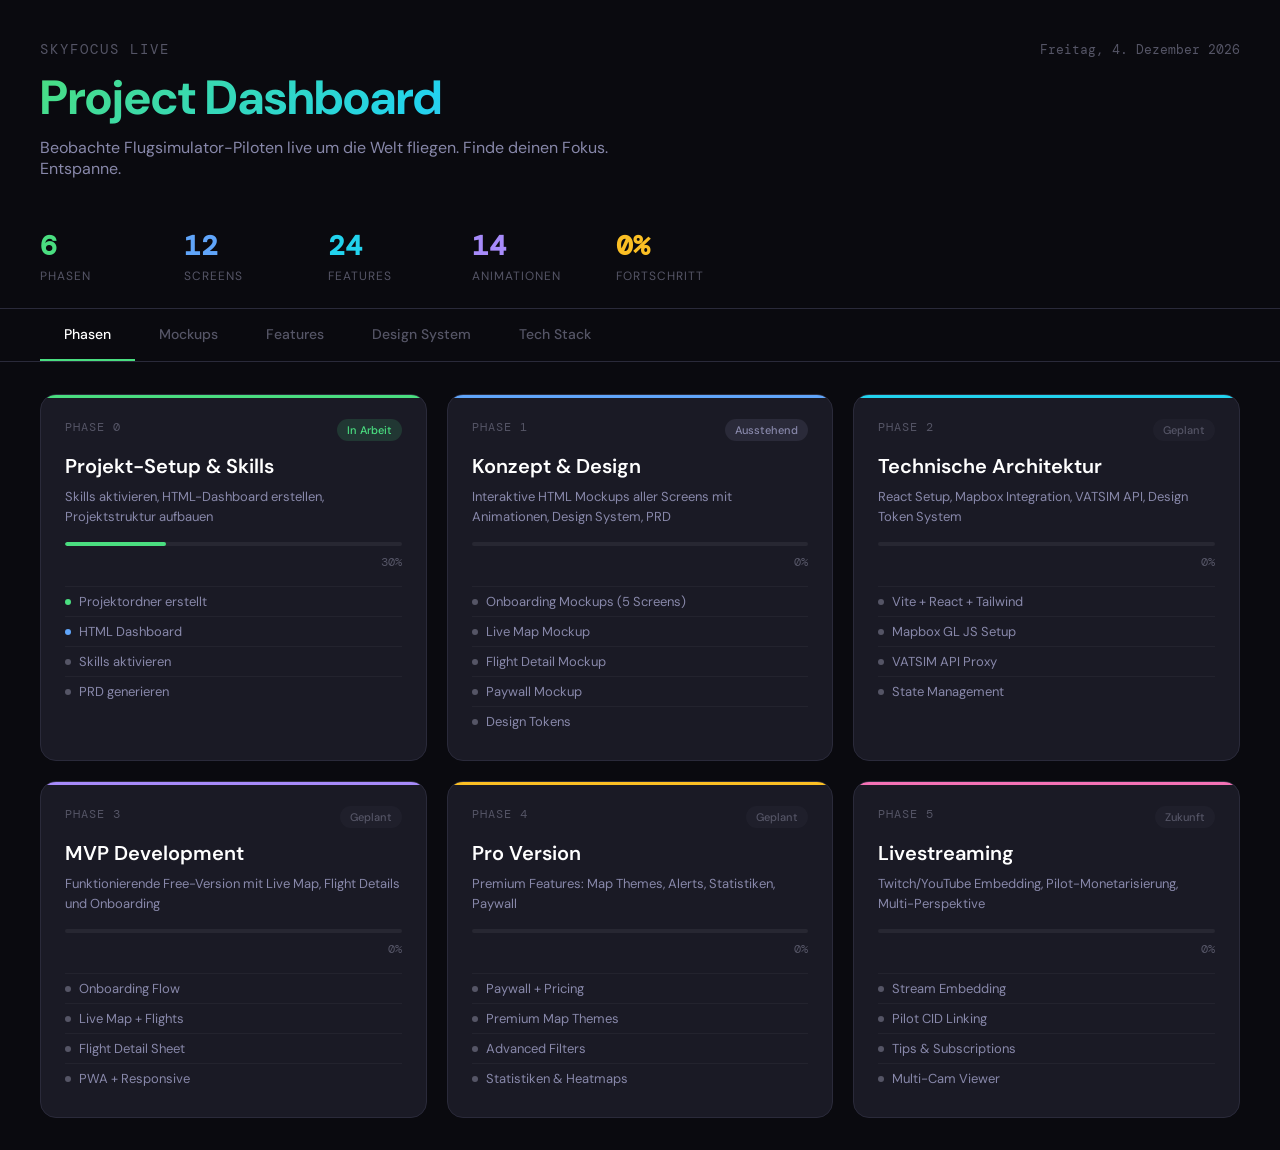
<file: skyfocus-project/index.html>
<!DOCTYPE html>
<html lang="de">
<head>
    <meta charset="UTF-8">
    <meta name="viewport" content="width=device-width, initial-scale=1.0">
    <title>SkyFocus Live - Project Dashboard</title>
    <link rel="preconnect" href="https://fonts.googleapis.com">
    <link href="https://fonts.googleapis.com/css2?family=DM+Sans:ital,opsz,wght@0,9..40,100..1000;1,9..40,100..1000&family=DM+Mono:wght@300;400;500&display=swap" rel="stylesheet">
    <style>
        :root {
            --bg-primary: #0a0a0f;
            --bg-secondary: #12121a;
            --bg-card: #1a1a25;
            --bg-card-hover: #222233;
            --border: #2a2a3a;
            --text-primary: #ffffff;
            --text-secondary: #8888aa;
            --text-muted: #555566;
            --green: #4ade80;
            --blue: #60a5fa;
            --cyan: #22d3ee;
            --purple: #a78bfa;
            --amber: #fbbf24;
            --red: #f87171;
            --pink: #f472b6;
            --gradient-glow: linear-gradient(135deg, #4ade80, #22d3ee, #a78bfa, #f472b6);
        }

        * { margin: 0; padding: 0; box-sizing: border-box; }

        body {
            font-family: 'DM Sans', -apple-system, sans-serif;
            background: var(--bg-primary);
            color: var(--text-primary);
            min-height: 100vh;
            overflow-x: hidden;
        }

        /* Header */
        .header {
            padding: 40px 40px 0;
            position: relative;
        }

        .header-top {
            display: flex;
            justify-content: space-between;
            align-items: center;
            margin-bottom: 8px;
        }

        .app-name {
            font-size: 14px;
            font-family: 'DM Mono', monospace;
            color: var(--text-muted);
            letter-spacing: 2px;
            text-transform: uppercase;
        }

        .header-date {
            font-size: 13px;
            font-family: 'DM Mono', monospace;
            color: var(--text-muted);
        }

        .header h1 {
            font-size: 48px;
            font-weight: 700;
            background: var(--gradient-glow);
            -webkit-background-clip: text;
            -webkit-text-fill-color: transparent;
            background-clip: text;
            margin-bottom: 8px;
            animation: glow-shift 4s ease-in-out infinite;
        }

        @keyframes glow-shift {
            0%, 100% { filter: brightness(1); }
            50% { filter: brightness(1.3); }
        }

        .header p {
            color: var(--text-secondary);
            font-size: 16px;
            max-width: 600px;
        }

        /* Stats Bar */
        .stats-bar {
            display: flex;
            gap: 24px;
            padding: 24px 40px;
            margin-top: 24px;
            border-bottom: 1px solid var(--border);
            overflow-x: auto;
        }

        .stat-item {
            display: flex;
            flex-direction: column;
            gap: 4px;
            min-width: 120px;
        }

        .stat-value {
            font-size: 28px;
            font-weight: 700;
            font-family: 'DM Mono', monospace;
        }

        .stat-label {
            font-size: 12px;
            color: var(--text-muted);
            text-transform: uppercase;
            letter-spacing: 1px;
        }

        /* Tabs */
        .tabs {
            display: flex;
            gap: 0;
            padding: 0 40px;
            border-bottom: 1px solid var(--border);
        }

        .tab {
            padding: 16px 24px;
            font-size: 14px;
            font-weight: 500;
            color: var(--text-muted);
            cursor: pointer;
            border-bottom: 2px solid transparent;
            transition: all 0.2s;
        }

        .tab:hover { color: var(--text-secondary); }
        .tab.active {
            color: var(--text-primary);
            border-bottom-color: var(--green);
        }

        /* Tab Content */
        .tab-content { display: none; padding: 32px 40px; }
        .tab-content.active { display: block; }

        /* Phase Cards */
        .phases-grid {
            display: grid;
            grid-template-columns: repeat(auto-fill, minmax(320px, 1fr));
            gap: 20px;
        }

        .phase-card {
            background: var(--bg-card);
            border: 1px solid var(--border);
            border-radius: 16px;
            padding: 24px;
            transition: all 0.3s;
            position: relative;
            overflow: hidden;
        }

        .phase-card:hover {
            background: var(--bg-card-hover);
            border-color: #3a3a5a;
            transform: translateY(-2px);
        }

        .phase-card::before {
            content: '';
            position: absolute;
            top: 0;
            left: 0;
            right: 0;
            height: 3px;
        }

        .phase-card.phase-0::before { background: var(--green); }
        .phase-card.phase-1::before { background: var(--blue); }
        .phase-card.phase-2::before { background: var(--cyan); }
        .phase-card.phase-3::before { background: var(--purple); }
        .phase-card.phase-4::before { background: var(--amber); }
        .phase-card.phase-5::before { background: var(--pink); }

        .phase-header {
            display: flex;
            justify-content: space-between;
            align-items: flex-start;
            margin-bottom: 12px;
        }

        .phase-number {
            font-family: 'DM Mono', monospace;
            font-size: 12px;
            color: var(--text-muted);
            letter-spacing: 1px;
        }

        .phase-status {
            font-size: 11px;
            padding: 4px 10px;
            border-radius: 20px;
            font-weight: 500;
        }

        .status-active { background: rgba(74, 222, 128, 0.15); color: var(--green); }
        .status-pending { background: rgba(136, 136, 170, 0.15); color: var(--text-secondary); }
        .status-future { background: rgba(85, 85, 102, 0.1); color: var(--text-muted); }

        .phase-title {
            font-size: 20px;
            font-weight: 600;
            margin-bottom: 8px;
        }

        .phase-desc {
            font-size: 13px;
            color: var(--text-secondary);
            line-height: 1.5;
            margin-bottom: 16px;
        }

        .progress-bar {
            height: 4px;
            background: rgba(255,255,255,0.06);
            border-radius: 2px;
            overflow: hidden;
            margin-bottom: 8px;
        }

        .progress-fill {
            height: 100%;
            border-radius: 2px;
            transition: width 1s ease;
        }

        .phase-0 .progress-fill { background: var(--green); }
        .phase-1 .progress-fill { background: var(--blue); }
        .phase-2 .progress-fill { background: var(--cyan); }
        .phase-3 .progress-fill { background: var(--purple); }
        .phase-4 .progress-fill { background: var(--amber); }
        .phase-5 .progress-fill { background: var(--pink); }

        .progress-label {
            font-size: 12px;
            font-family: 'DM Mono', monospace;
            color: var(--text-muted);
            text-align: right;
        }

        .phase-tasks {
            list-style: none;
            margin-top: 16px;
        }

        .phase-tasks li {
            font-size: 13px;
            color: var(--text-secondary);
            padding: 6px 0;
            border-top: 1px solid rgba(255,255,255,0.04);
            display: flex;
            align-items: center;
            gap: 8px;
        }

        .task-dot {
            width: 6px;
            height: 6px;
            border-radius: 50%;
            flex-shrink: 0;
        }

        .task-dot.done { background: var(--green); }
        .task-dot.active { background: var(--blue); animation: pulse 2s infinite; }
        .task-dot.pending { background: var(--text-muted); }

        @keyframes pulse {
            0%, 100% { opacity: 1; }
            50% { opacity: 0.4; }
        }

        /* Mockups Section */
        .mockups-grid {
            display: grid;
            grid-template-columns: repeat(auto-fill, minmax(200px, 1fr));
            gap: 16px;
        }

        .mockup-card {
            background: var(--bg-card);
            border: 1px solid var(--border);
            border-radius: 12px;
            overflow: hidden;
            transition: all 0.3s;
            cursor: pointer;
        }

        .mockup-card:hover {
            border-color: var(--blue);
            transform: translateY(-4px);
            box-shadow: 0 8px 32px rgba(96, 165, 250, 0.1);
        }

        .mockup-preview {
            height: 280px;
            background: var(--bg-secondary);
            display: flex;
            align-items: center;
            justify-content: center;
            position: relative;
            overflow: hidden;
        }

        .mockup-phone {
            width: 140px;
            height: 250px;
            background: #000;
            border-radius: 20px;
            border: 2px solid #333;
            padding: 8px;
            display: flex;
            flex-direction: column;
            overflow: hidden;
        }

        .phone-notch {
            width: 60px;
            height: 6px;
            background: #333;
            border-radius: 3px;
            margin: 0 auto 8px;
        }

        .phone-content {
            flex: 1;
            border-radius: 8px;
            overflow: hidden;
            display: flex;
            flex-direction: column;
            align-items: center;
            justify-content: center;
            padding: 8px;
        }

        .mockup-info {
            padding: 12px 16px;
        }

        .mockup-name {
            font-size: 14px;
            font-weight: 600;
            margin-bottom: 2px;
        }

        .mockup-desc {
            font-size: 11px;
            color: var(--text-muted);
        }

        .mockup-badge {
            font-size: 10px;
            padding: 2px 8px;
            border-radius: 10px;
            margin-top: 6px;
            display: inline-block;
        }

        .badge-free { background: rgba(74, 222, 128, 0.15); color: var(--green); }
        .badge-pro { background: rgba(251, 191, 36, 0.15); color: var(--amber); }
        .badge-onboarding { background: rgba(96, 165, 250, 0.15); color: var(--blue); }

        /* Features Table */
        .features-table {
            width: 100%;
            border-collapse: collapse;
        }

        .features-table th {
            text-align: left;
            padding: 12px 16px;
            font-size: 12px;
            color: var(--text-muted);
            text-transform: uppercase;
            letter-spacing: 1px;
            border-bottom: 1px solid var(--border);
        }

        .features-table td {
            padding: 12px 16px;
            font-size: 14px;
            border-bottom: 1px solid rgba(255,255,255,0.04);
        }

        .features-table tr:hover td {
            background: rgba(255,255,255,0.02);
        }

        .check { color: var(--green); font-weight: 700; }
        .cross { color: var(--text-muted); }

        /* Tech Stack */
        .tech-grid {
            display: grid;
            grid-template-columns: repeat(auto-fill, minmax(200px, 1fr));
            gap: 12px;
        }

        .tech-item {
            background: var(--bg-card);
            border: 1px solid var(--border);
            border-radius: 12px;
            padding: 16px;
            display: flex;
            align-items: center;
            gap: 12px;
        }

        .tech-icon {
            width: 40px;
            height: 40px;
            border-radius: 10px;
            display: flex;
            align-items: center;
            justify-content: center;
            font-size: 18px;
            font-weight: 700;
            flex-shrink: 0;
        }

        .tech-name { font-size: 14px; font-weight: 600; }
        .tech-role { font-size: 11px; color: var(--text-muted); }

        /* Design System Preview */
        .color-swatches {
            display: flex;
            gap: 12px;
            flex-wrap: wrap;
            margin-bottom: 24px;
        }

        .swatch {
            width: 80px;
            text-align: center;
        }

        .swatch-color {
            width: 80px;
            height: 60px;
            border-radius: 12px;
            margin-bottom: 6px;
            border: 1px solid rgba(255,255,255,0.1);
        }

        .swatch-name { font-size: 11px; color: var(--text-secondary); }
        .swatch-hex { font-size: 10px; font-family: 'DM Mono', monospace; color: var(--text-muted); }

        /* Section Headers */
        .section-header {
            font-size: 24px;
            font-weight: 600;
            margin-bottom: 20px;
            display: flex;
            align-items: center;
            gap: 12px;
        }

        .section-header span {
            font-size: 14px;
            color: var(--text-muted);
            font-weight: 400;
        }

        /* Mini mockup content styles */
        .mini-text { font-size: 6px; color: var(--text-secondary); text-align: center; }
        .mini-title { font-size: 8px; font-weight: 700; color: white; text-align: center; margin-bottom: 4px; }
        .mini-btn {
            font-size: 6px;
            background: white;
            color: black;
            padding: 3px 12px;
            border-radius: 8px;
            margin-top: 8px;
        }
        .mini-dot {
            width: 4px;
            height: 4px;
            background: var(--green);
            border-radius: 50%;
            display: inline-block;
        }
        .mini-map {
            width: 100%;
            height: 100%;
            background: linear-gradient(180deg, #0d1b2a 0%, #1b2838 100%);
            border-radius: 8px;
            position: relative;
        }
        .mini-plane {
            position: absolute;
            font-size: 10px;
            filter: brightness(2);
        }

        /* Responsive */
        @media (max-width: 768px) {
            .header { padding: 24px 20px 0; }
            .header h1 { font-size: 32px; }
            .stats-bar { padding: 20px; }
            .tabs { padding: 0 20px; overflow-x: auto; }
            .tab-content { padding: 24px 20px; }
            .phases-grid { grid-template-columns: 1fr; }
        }
    </style>
</head>
<body>
    <div class="header">
        <div class="header-top">
            <div class="app-name">SkyFocus Live</div>
            <div class="header-date" id="currentDate"></div>
        </div>
        <h1>Project Dashboard</h1>
        <p>Beobachte Flugsimulator-Piloten live um die Welt fliegen. Finde deinen Fokus. Entspanne.</p>
    </div>

    <div class="stats-bar">
        <div class="stat-item">
            <div class="stat-value" style="color: var(--green)">6</div>
            <div class="stat-label">Phasen</div>
        </div>
        <div class="stat-item">
            <div class="stat-value" style="color: var(--blue)">12</div>
            <div class="stat-label">Screens</div>
        </div>
        <div class="stat-item">
            <div class="stat-value" style="color: var(--cyan)">24</div>
            <div class="stat-label">Features</div>
        </div>
        <div class="stat-item">
            <div class="stat-value" style="color: var(--purple)">14</div>
            <div class="stat-label">Animationen</div>
        </div>
        <div class="stat-item">
            <div class="stat-value" style="color: var(--amber)">0%</div>
            <div class="stat-label">Fortschritt</div>
        </div>
    </div>

    <div class="tabs">
        <div class="tab active" onclick="switchTab('phases')">Phasen</div>
        <div class="tab" onclick="switchTab('mockups')">Mockups</div>
        <div class="tab" onclick="switchTab('features')">Features</div>
        <div class="tab" onclick="switchTab('design')">Design System</div>
        <div class="tab" onclick="switchTab('tech')">Tech Stack</div>
    </div>

    <!-- PHASEN -->
    <div class="tab-content active" id="tab-phases">
        <div class="phases-grid">
            <div class="phase-card phase-0">
                <div class="phase-header">
                    <div class="phase-number">PHASE 0</div>
                    <div class="phase-status status-active">In Arbeit</div>
                </div>
                <div class="phase-title">Projekt-Setup & Skills</div>
                <div class="phase-desc">Skills aktivieren, HTML-Dashboard erstellen, Projektstruktur aufbauen</div>
                <div class="progress-bar"><div class="progress-fill" style="width: 30%"></div></div>
                <div class="progress-label">30%</div>
                <ul class="phase-tasks">
                    <li><span class="task-dot done"></span>Projektordner erstellt</li>
                    <li><span class="task-dot active"></span>HTML Dashboard</li>
                    <li><span class="task-dot pending"></span>Skills aktivieren</li>
                    <li><span class="task-dot pending"></span>PRD generieren</li>
                </ul>
            </div>

            <div class="phase-card phase-1">
                <div class="phase-header">
                    <div class="phase-number">PHASE 1</div>
                    <div class="phase-status status-pending">Ausstehend</div>
                </div>
                <div class="phase-title">Konzept & Design</div>
                <div class="phase-desc">Interaktive HTML Mockups aller Screens mit Animationen, Design System, PRD</div>
                <div class="progress-bar"><div class="progress-fill" style="width: 0%"></div></div>
                <div class="progress-label">0%</div>
                <ul class="phase-tasks">
                    <li><span class="task-dot pending"></span>Onboarding Mockups (5 Screens)</li>
                    <li><span class="task-dot pending"></span>Live Map Mockup</li>
                    <li><span class="task-dot pending"></span>Flight Detail Mockup</li>
                    <li><span class="task-dot pending"></span>Paywall Mockup</li>
                    <li><span class="task-dot pending"></span>Design Tokens</li>
                </ul>
            </div>

            <div class="phase-card phase-2">
                <div class="phase-header">
                    <div class="phase-number">PHASE 2</div>
                    <div class="phase-status status-future">Geplant</div>
                </div>
                <div class="phase-title">Technische Architektur</div>
                <div class="phase-desc">React Setup, Mapbox Integration, VATSIM API, Design Token System</div>
                <div class="progress-bar"><div class="progress-fill" style="width: 0%"></div></div>
                <div class="progress-label">0%</div>
                <ul class="phase-tasks">
                    <li><span class="task-dot pending"></span>Vite + React + Tailwind</li>
                    <li><span class="task-dot pending"></span>Mapbox GL JS Setup</li>
                    <li><span class="task-dot pending"></span>VATSIM API Proxy</li>
                    <li><span class="task-dot pending"></span>State Management</li>
                </ul>
            </div>

            <div class="phase-card phase-3">
                <div class="phase-header">
                    <div class="phase-number">PHASE 3</div>
                    <div class="phase-status status-future">Geplant</div>
                </div>
                <div class="phase-title">MVP Development</div>
                <div class="phase-desc">Funktionierende Free-Version mit Live Map, Flight Details und Onboarding</div>
                <div class="progress-bar"><div class="progress-fill" style="width: 0%"></div></div>
                <div class="progress-label">0%</div>
                <ul class="phase-tasks">
                    <li><span class="task-dot pending"></span>Onboarding Flow</li>
                    <li><span class="task-dot pending"></span>Live Map + Flights</li>
                    <li><span class="task-dot pending"></span>Flight Detail Sheet</li>
                    <li><span class="task-dot pending"></span>PWA + Responsive</li>
                </ul>
            </div>

            <div class="phase-card phase-4">
                <div class="phase-header">
                    <div class="phase-number">PHASE 4</div>
                    <div class="phase-status status-future">Geplant</div>
                </div>
                <div class="phase-title">Pro Version</div>
                <div class="phase-desc">Premium Features: Map Themes, Alerts, Statistiken, Paywall</div>
                <div class="progress-bar"><div class="progress-fill" style="width: 0%"></div></div>
                <div class="progress-label">0%</div>
                <ul class="phase-tasks">
                    <li><span class="task-dot pending"></span>Paywall + Pricing</li>
                    <li><span class="task-dot pending"></span>Premium Map Themes</li>
                    <li><span class="task-dot pending"></span>Advanced Filters</li>
                    <li><span class="task-dot pending"></span>Statistiken & Heatmaps</li>
                </ul>
            </div>

            <div class="phase-card phase-5">
                <div class="phase-header">
                    <div class="phase-number">PHASE 5</div>
                    <div class="phase-status status-future">Zukunft</div>
                </div>
                <div class="phase-title">Livestreaming</div>
                <div class="phase-desc">Twitch/YouTube Embedding, Pilot-Monetarisierung, Multi-Perspektive</div>
                <div class="progress-bar"><div class="progress-fill" style="width: 0%"></div></div>
                <div class="progress-label">0%</div>
                <ul class="phase-tasks">
                    <li><span class="task-dot pending"></span>Stream Embedding</li>
                    <li><span class="task-dot pending"></span>Pilot CID Linking</li>
                    <li><span class="task-dot pending"></span>Tips & Subscriptions</li>
                    <li><span class="task-dot pending"></span>Multi-Cam Viewer</li>
                </ul>
            </div>
        </div>
    </div>

    <!-- MOCKUPS -->
    <div class="tab-content" id="tab-mockups">
        <div class="section-header">Screen Mockups <span>12 Screens geplant</span></div>
        <div class="mockups-grid">
            <div class="mockup-card">
                <div class="mockup-preview">
                    <div class="mockup-phone">
                        <div class="phone-notch"></div>
                        <div class="phone-content" style="background: #0a0a0f;">
                            <div class="mini-title" style="font-size: 7px; margin-bottom: 12px;">Willkommen<br>an Bord! 👋</div>
                            <div class="mini-text">Deine Reise beginnt hier.</div>
                            <div class="mini-btn">Hallo!</div>
                        </div>
                    </div>
                </div>
                <div class="mockup-info">
                    <div class="mockup-name">Welcome</div>
                    <div class="mockup-desc">Splash Screen mit Begruessung</div>
                    <div class="mockup-badge badge-onboarding">Onboarding</div>
                </div>
            </div>

            <div class="mockup-card">
                <div class="mockup-preview">
                    <div class="mockup-phone">
                        <div class="phone-notch"></div>
                        <div class="phone-content" style="background: #0a0a0f;">
                            <div class="mini-text" style="opacity: 0.4; margin-bottom: 8px;">Wolltest du wissen...</div>
                            <div class="mini-title" style="font-size: 9px; background: linear-gradient(90deg, #4ade80, #22d3ee, #a78bfa, #f472b6); -webkit-background-clip: text; -webkit-text-fill-color: transparent;">SkyFocus Live</div>
                            <div class="mini-btn">Los geht's!</div>
                        </div>
                    </div>
                </div>
                <div class="mockup-info">
                    <div class="mockup-name">App Reveal</div>
                    <div class="mockup-desc">Aurora GLOW Effekt</div>
                    <div class="mockup-badge badge-onboarding">Onboarding</div>
                </div>
            </div>

            <div class="mockup-card">
                <div class="mockup-preview">
                    <div class="mockup-phone">
                        <div class="phone-notch"></div>
                        <div class="phone-content" style="background: #0a0a0f;">
                            <div style="background: var(--bg-card); border-radius: 6px; padding: 6px; width: 100%;">
                                <div style="display: flex; justify-content: space-between;">
                                    <span style="font-size: 8px; font-weight: 700;">BAW178</span>
                                    <span style="font-size: 8px; font-weight: 700;">EGLL</span>
                                </div>
                                <div style="font-size: 5px; color: var(--text-muted); margin-top: 2px;">KJFK &rarr; EGLL</div>
                                <div style="height: 2px; background: var(--border); border-radius: 1px; margin-top: 4px;">
                                    <div style="height: 2px; width: 60%; background: var(--blue); border-radius: 1px;"></div>
                                </div>
                            </div>
                            <div class="mini-text" style="margin-top: 6px;">Verfolge jeden Flug</div>
                        </div>
                    </div>
                </div>
                <div class="mockup-info">
                    <div class="mockup-name">Flight Card</div>
                    <div class="mockup-desc">VATSIM Flight Card Preview</div>
                    <div class="mockup-badge badge-onboarding">Onboarding</div>
                </div>
            </div>

            <div class="mockup-card">
                <div class="mockup-preview">
                    <div class="mockup-phone">
                        <div class="phone-notch"></div>
                        <div class="phone-content" style="background: radial-gradient(circle at center, #1a3050 0%, #0a0a0f 100%);">
                            <div style="width: 50px; height: 50px; border-radius: 50%; border: 2px solid var(--cyan); opacity: 0.6; margin-bottom: 6px;"></div>
                            <div class="mini-title" style="font-size: 6px;">Kartenstil</div>
                            <div style="display: grid; grid-template-columns: 1fr 1fr; gap: 3px; width: 80%; margin-top: 4px;">
                                <div style="height: 18px; background: #1a1a2a; border-radius: 3px; border: 1px solid var(--border);"></div>
                                <div style="height: 18px; background: #0a0a1a; border-radius: 3px; border: 1px solid white;"></div>
                                <div style="height: 18px; background: #1a3050; border-radius: 3px; border: 1px solid var(--border);"></div>
                                <div style="height: 18px; background: #2a4a3a; border-radius: 3px; border: 1px solid var(--border);"></div>
                            </div>
                        </div>
                    </div>
                </div>
                <div class="mockup-info">
                    <div class="mockup-name">Map Style</div>
                    <div class="mockup-desc">3D Globus + 4 Kartenstile</div>
                    <div class="mockup-badge badge-onboarding">Onboarding</div>
                </div>
            </div>

            <div class="mockup-card">
                <div class="mockup-preview">
                    <div class="mockup-phone">
                        <div class="phone-notch"></div>
                        <div class="phone-content mini-map">
                            <span class="mini-plane" style="top: 20%; left: 30%; transform: rotate(45deg);">&#9992;</span>
                            <span class="mini-plane" style="top: 40%; left: 60%; transform: rotate(-30deg);">&#9992;</span>
                            <span class="mini-plane" style="top: 60%; left: 45%; transform: rotate(120deg);">&#9992;</span>
                            <span class="mini-plane" style="top: 35%; left: 75%; transform: rotate(80deg);">&#9992;</span>
                            <span class="mini-plane" style="top: 70%; left: 25%; transform: rotate(-60deg);">&#9992;</span>
                            <div style="position: absolute; bottom: 4px; right: 4px; background: rgba(0,0,0,0.6); padding: 2px 5px; border-radius: 4px;">
                                <span style="font-size: 5px; color: var(--green);">1,247 live</span>
                            </div>
                        </div>
                    </div>
                </div>
                <div class="mockup-info">
                    <div class="mockup-name">Live Map</div>
                    <div class="mockup-desc">Hauptscreen - Alle VATSIM Fluege</div>
                    <div class="mockup-badge badge-free">Free</div>
                </div>
            </div>

            <div class="mockup-card">
                <div class="mockup-preview">
                    <div class="mockup-phone">
                        <div class="phone-notch"></div>
                        <div class="phone-content" style="background: #0d1b2a; justify-content: flex-end;">
                            <div style="width: 100%; background: var(--bg-card); border-radius: 8px 8px 0 0; padding: 6px;">
                                <div style="width: 20px; height: 2px; background: var(--text-muted); border-radius: 1px; margin: 0 auto 4px;"></div>
                                <div style="font-size: 8px; font-weight: 700;">BAW178</div>
                                <div style="font-size: 5px; color: var(--text-muted);">B772 &middot; 565 kt &middot; FL390</div>
                                <div style="height: 2px; background: var(--border); border-radius: 1px; margin-top: 4px;">
                                    <div style="height: 2px; width: 60%; background: var(--blue); border-radius: 1px;"></div>
                                </div>
                                <div style="display: flex; justify-content: space-between; margin-top: 4px;">
                                    <span style="font-size: 6px; font-weight: 700;">KJFK</span>
                                    <span style="font-size: 6px; font-weight: 700;">EGLL</span>
                                </div>
                            </div>
                        </div>
                    </div>
                </div>
                <div class="mockup-info">
                    <div class="mockup-name">Flight Detail</div>
                    <div class="mockup-desc">Bottom Sheet mit Live-Daten</div>
                    <div class="mockup-badge badge-free">Free</div>
                </div>
            </div>

            <div class="mockup-card">
                <div class="mockup-preview">
                    <div class="mockup-phone">
                        <div class="phone-notch"></div>
                        <div class="phone-content" style="background: #0d1b2a;">
                            <div style="width: 6px; height: 6px; background: var(--red); border-radius: 50%; margin-bottom: 4px;"></div>
                            <div style="width: 60%; height: 1px; background: var(--pink); margin-bottom: 2px;"></div>
                            <div style="width: 40%; height: 1px; background: var(--text-muted); border-style: dashed; margin-bottom: 8px;"></div>
                            <div class="mini-text">Route Visualization</div>
                            <div class="mini-text" style="color: var(--pink);">Magenta = vergangen</div>
                            <div class="mini-text" style="color: var(--text-muted);">Gestrichelt = geplant</div>
                        </div>
                    </div>
                </div>
                <div class="mockup-info">
                    <div class="mockup-name">Flight Route</div>
                    <div class="mockup-desc">Route auf Map mit Track</div>
                    <div class="mockup-badge badge-free">Free</div>
                </div>
            </div>

            <div class="mockup-card">
                <div class="mockup-preview">
                    <div class="mockup-phone">
                        <div class="phone-notch"></div>
                        <div class="phone-content" style="background: #0a0a0f;">
                            <div style="width: 100%; height: 50px; border: 1px solid var(--border); border-radius: 6px; padding: 4px; margin-bottom: 4px;">
                                <div style="font-size: 5px; color: var(--text-muted);">Altitude</div>
                                <div style="height: 1px; background: var(--blue); width: 80%; margin-top: 12px;"></div>
                                <div style="height: 1px; background: var(--green); width: 80%; margin-top: 4px;"></div>
                            </div>
                            <div class="mini-text">Alt & Speed Graph</div>
                        </div>
                    </div>
                </div>
                <div class="mockup-info">
                    <div class="mockup-name">Altitude Graph</div>
                    <div class="mockup-desc">Aufklappbarer Chart</div>
                    <div class="mockup-badge badge-pro">Pro</div>
                </div>
            </div>

            <div class="mockup-card">
                <div class="mockup-preview">
                    <div class="mockup-phone">
                        <div class="phone-notch"></div>
                        <div class="phone-content" style="background: #0a0a0f;">
                            <div style="width: 40px; height: 50px; border-radius: 12px 12px 4px 4px; border: 2px solid #555; background: linear-gradient(180deg, #ff9a5c 0%, #d4a0d0 50%, #87ceeb 100%); margin-bottom: 6px;"></div>
                            <div class="mini-title" style="font-size: 6px;">Fensteransicht</div>
                            <div style="display: flex; gap: 4px; margin-top: 6px;">
                                <div style="font-size: 5px; border: 1px solid var(--amber); color: var(--amber); padding: 1px 4px; border-radius: 4px;">CHF 25</div>
                                <div style="font-size: 5px; background: white; color: black; padding: 1px 4px; border-radius: 4px;">CHF 15/y</div>
                                <div style="font-size: 5px; border: 1px solid var(--amber); color: var(--amber); padding: 1px 4px; border-radius: 4px;">CHF 3/m</div>
                            </div>
                        </div>
                    </div>
                </div>
                <div class="mockup-info">
                    <div class="mockup-name">Paywall</div>
                    <div class="mockup-desc">Feature Carousel + Pricing</div>
                    <div class="mockup-badge badge-pro">Pro</div>
                </div>
            </div>

            <div class="mockup-card">
                <div class="mockup-preview">
                    <div class="mockup-phone">
                        <div class="phone-notch"></div>
                        <div class="phone-content" style="background: #0a0a0f;">
                            <div style="width: 45px; height: 45px; border-radius: 50%; border: 3px solid var(--green); border-right-color: transparent; margin-bottom: 4px; display: flex; align-items: center; justify-content: center;">
                                <span style="font-size: 7px; font-family: 'DM Mono'; color: var(--green);">+30%</span>
                            </div>
                            <div class="mini-title" style="font-size: 6px;">Statistiken</div>
                            <div class="mini-text">Heatmaps & Analytics</div>
                        </div>
                    </div>
                </div>
                <div class="mockup-info">
                    <div class="mockup-name">Statistics</div>
                    <div class="mockup-desc">Tracking & Heatmaps</div>
                    <div class="mockup-badge badge-pro">Pro</div>
                </div>
            </div>

            <div class="mockup-card">
                <div class="mockup-preview">
                    <div class="mockup-phone">
                        <div class="phone-notch"></div>
                        <div class="phone-content" style="background: #0a0a0f;">
                            <div style="background: var(--bg-card); border-radius: 6px; padding: 6px; width: 90%; margin-bottom: 4px;">
                                <div style="font-size: 6px; font-weight: 700;">British Airways</div>
                                <div style="font-size: 5px; color: var(--text-muted);">BAW / BA</div>
                                <div style="display: flex; justify-content: space-between; margin-top: 3px;">
                                    <span style="font-size: 5px; color: var(--text-muted);">UK</span>
                                    <span style="font-size: 5px; color: var(--cyan);">SPEEDBIRD</span>
                                </div>
                            </div>
                            <div style="background: var(--bg-card); border-radius: 6px; padding: 6px; width: 90%;">
                                <div style="font-size: 5px; color: var(--text-muted);">CID 1159355</div>
                                <div style="font-size: 5px; color: var(--blue); margin-top: 2px;">Add to Friends</div>
                            </div>
                        </div>
                    </div>
                </div>
                <div class="mockup-info">
                    <div class="mockup-name">Pilot Info</div>
                    <div class="mockup-desc">Operator, CID, Social</div>
                    <div class="mockup-badge badge-free">Free</div>
                </div>
            </div>

            <div class="mockup-card">
                <div class="mockup-preview">
                    <div class="mockup-phone">
                        <div class="phone-notch"></div>
                        <div class="phone-content" style="background: #0a0a0f;">
                            <div style="background: var(--bg-card); border-radius: 6px; padding: 6px; width: 90%; text-align: center; border: 1px dashed var(--pink);">
                                <div style="font-size: 18px; font-weight: 700; color: var(--pink);">-48%</div>
                                <div style="font-size: 6px; color: var(--text-muted); margin-top: 2px;">CHF 25.00</div>
                                <div style="height: 8px; background: repeating-linear-gradient(90deg, #333 0px, #333 2px, transparent 2px, transparent 4px); margin-top: 4px;"></div>
                            </div>
                            <div style="font-size: 5px; color: var(--amber); margin-top: 4px;">59:58 verbleibend</div>
                        </div>
                    </div>
                </div>
                <div class="mockup-info">
                    <div class="mockup-name">Rabatt Coupon</div>
                    <div class="mockup-desc">Ticket-Design mit Timer</div>
                    <div class="mockup-badge badge-pro">Pro</div>
                </div>
            </div>
        </div>
    </div>

    <!-- FEATURES -->
    <div class="tab-content" id="tab-features">
        <div class="section-header">Free vs Pro <span>Feature Matrix</span></div>
        <table class="features-table">
            <thead>
                <tr>
                    <th>Feature</th>
                    <th>Free</th>
                    <th>Pro</th>
                    <th>Prioritaet</th>
                </tr>
            </thead>
            <tbody>
                <tr><td>Live Map mit allen VATSIM-Fluegen</td><td class="check">&#10003;</td><td class="check">&#10003;</td><td style="color:var(--red)">P0</td></tr>
                <tr><td>Flight Detail Bottom Sheet</td><td class="check">&#10003;</td><td class="check">&#10003;</td><td style="color:var(--red)">P0</td></tr>
                <tr><td>Route Visualization (Magenta Track)</td><td class="check">&#10003;</td><td class="check">&#10003;</td><td style="color:var(--red)">P0</td></tr>
                <tr><td>Pilot/Connection Info (CID, Server)</td><td class="check">&#10003;</td><td class="check">&#10003;</td><td style="color:var(--red)">P0</td></tr>
                <tr><td>Airline Logos & Operator Info</td><td class="check">&#10003;</td><td class="check">&#10003;</td><td style="color:var(--amber)">P1</td></tr>
                <tr><td>Basic Filter (Airline)</td><td class="check">&#10003;</td><td class="check">&#10003;</td><td style="color:var(--amber)">P1</td></tr>
                <tr><td>Dark Map Theme (Standard)</td><td class="check">&#10003;</td><td class="check">&#10003;</td><td style="color:var(--red)">P0</td></tr>
                <tr><td>ATC Stations & Airspace</td><td class="check">&#10003;</td><td class="check">&#10003;</td><td style="color:var(--amber)">P1</td></tr>
                <tr><td>Add to Friends</td><td class="check">&#10003;</td><td class="check">&#10003;</td><td style="color:var(--green)">P2</td></tr>
                <tr><td style="color:var(--amber)">Premium Map Themes (Satellit, Terra, Night)</td><td class="cross">&mdash;</td><td class="check">&#10003;</td><td style="color:var(--amber)">P1</td></tr>
                <tr><td style="color:var(--amber)">Altitude & Speed Graphs</td><td class="cross">&mdash;</td><td class="check">&#10003;</td><td style="color:var(--amber)">P1</td></tr>
                <tr><td style="color:var(--amber)">Advanced Filters (Aircraft, Alt, Speed)</td><td class="cross">&mdash;</td><td class="check">&#10003;</td><td style="color:var(--green)">P2</td></tr>
                <tr><td style="color:var(--amber)">Flight Alerts & Push Notifications</td><td class="cross">&mdash;</td><td class="check">&#10003;</td><td style="color:var(--green)">P2</td></tr>
                <tr><td style="color:var(--amber)">Favoriten & Watchlist</td><td class="cross">&mdash;</td><td class="check">&#10003;</td><td style="color:var(--green)">P2</td></tr>
                <tr><td style="color:var(--amber)">Statistiken & Heatmaps</td><td class="cross">&mdash;</td><td class="check">&#10003;</td><td style="color:var(--green)">P2</td></tr>
                <tr><td style="color:var(--amber)">3D Globe View</td><td class="cross">&mdash;</td><td class="check">&#10003;</td><td style="color:var(--green)">P2</td></tr>
                <tr><td style="color:var(--amber)">Historical Flight Replay</td><td class="cross">&mdash;</td><td class="check">&#10003;</td><td style="color:var(--blue)">P3</td></tr>
                <tr><td style="color:var(--amber)">Livestreams (Twitch/YT)</td><td class="cross">&mdash;</td><td class="check">&#10003;</td><td style="color:var(--blue)">P3</td></tr>
            </tbody>
        </table>

        <div class="section-header" style="margin-top: 40px;">Pricing <span>CHF (Schweizer Franken)</span></div>
        <div class="tech-grid">
            <div class="tech-item" style="border-color: var(--amber);">
                <div class="tech-icon" style="background: rgba(251,191,36,0.15); color: var(--amber);">&#9992;</div>
                <div>
                    <div class="tech-name">Lifetime - CHF 25</div>
                    <div class="tech-role">Einmal zahlen, fuer immer</div>
                </div>
            </div>
            <div class="tech-item" style="border-color: white; background: rgba(255,255,255,0.05);">
                <div class="tech-icon" style="background: white; color: black;">&#9992;</div>
                <div>
                    <div class="tech-name">Annually - CHF 15 <span style="color:var(--green);font-size:11px;">-58%</span></div>
                    <div class="tech-role">CHF 1.25/Monat</div>
                </div>
            </div>
            <div class="tech-item">
                <div class="tech-icon" style="background: rgba(251,191,36,0.15); color: var(--amber);">&#9992;</div>
                <div>
                    <div class="tech-name">Monthly - CHF 3</div>
                    <div class="tech-role">Monatlich kuendbar</div>
                </div>
            </div>
        </div>
    </div>

    <!-- DESIGN SYSTEM -->
    <div class="tab-content" id="tab-design">
        <div class="section-header">Farbpalette <span>OLED-optimiert, Dark Mode</span></div>
        <div class="color-swatches">
            <div class="swatch">
                <div class="swatch-color" style="background: #0a0a0f;"></div>
                <div class="swatch-name">Background</div>
                <div class="swatch-hex">#0a0a0f</div>
            </div>
            <div class="swatch">
                <div class="swatch-color" style="background: #4ade80;"></div>
                <div class="swatch-name">Green</div>
                <div class="swatch-hex">#4ade80</div>
            </div>
            <div class="swatch">
                <div class="swatch-color" style="background: #60a5fa;"></div>
                <div class="swatch-name">Blue</div>
                <div class="swatch-hex">#60a5fa</div>
            </div>
            <div class="swatch">
                <div class="swatch-color" style="background: #22d3ee;"></div>
                <div class="swatch-name">Cyan</div>
                <div class="swatch-hex">#22d3ee</div>
            </div>
            <div class="swatch">
                <div class="swatch-color" style="background: #a78bfa;"></div>
                <div class="swatch-name">Purple</div>
                <div class="swatch-hex">#a78bfa</div>
            </div>
            <div class="swatch">
                <div class="swatch-color" style="background: #fbbf24;"></div>
                <div class="swatch-name">Amber</div>
                <div class="swatch-hex">#fbbf24</div>
            </div>
            <div class="swatch">
                <div class="swatch-color" style="background: #f87171;"></div>
                <div class="swatch-name">Red</div>
                <div class="swatch-hex">#f87171</div>
            </div>
            <div class="swatch">
                <div class="swatch-color" style="background: #f472b6;"></div>
                <div class="swatch-name">Pink</div>
                <div class="swatch-hex">#f472b6</div>
            </div>
        </div>

        <div class="section-header">Typography</div>
        <div style="background: var(--bg-card); border-radius: 12px; padding: 24px; margin-bottom: 24px;">
            <div style="font-family: 'DM Sans'; font-size: 32px; font-weight: 700; margin-bottom: 8px;">DM Sans - Headlines</div>
            <div style="font-family: 'DM Sans'; font-size: 16px; color: var(--text-secondary); margin-bottom: 16px;">DM Sans wird fuer alle Ueberschriften und Body-Text verwendet.</div>
            <div style="font-family: 'DM Mono'; font-size: 14px; color: var(--cyan); margin-bottom: 4px;">DM Mono - Data & Numbers</div>
            <div style="font-family: 'DM Mono'; font-size: 24px; color: var(--green);">565 kt &middot; 39,002 ft &middot; FL390</div>
        </div>

        <div class="section-header">Aurora GLOW Effekt</div>
        <div style="background: var(--bg-card); border-radius: 12px; padding: 40px; text-align: center; margin-bottom: 24px;">
            <div style="font-size: 48px; font-weight: 700; background: linear-gradient(90deg, #4ade80, #22d3ee, #a78bfa, #f472b6, #fbbf24, #4ade80); background-size: 200% auto; -webkit-background-clip: text; -webkit-text-fill-color: transparent; animation: aurora 3s linear infinite;">SkyFocus Live</div>
        </div>
        <style>
            @keyframes aurora {
                0% { background-position: 0% center; }
                100% { background-position: 200% center; }
            }
        </style>

        <div class="section-header">Glassmorphism</div>
        <div style="background: linear-gradient(135deg, #1a2a3a, #0a1a2a); border-radius: 12px; padding: 40px; position: relative; overflow: hidden;">
            <div style="position: absolute; top: -20px; right: -20px; width: 100px; height: 100px; background: var(--blue); border-radius: 50%; filter: blur(40px); opacity: 0.3;"></div>
            <div style="position: absolute; bottom: -20px; left: -20px; width: 80px; height: 80px; background: var(--purple); border-radius: 50%; filter: blur(40px); opacity: 0.3;"></div>
            <div style="background: rgba(255,255,255,0.08); backdrop-filter: blur(16px); -webkit-backdrop-filter: blur(16px); border: 1px solid rgba(255,255,255,0.12); border-radius: 12px; padding: 20px; position: relative;">
                <div style="font-size: 14px; font-weight: 600; margin-bottom: 4px;">Glassmorphism Card</div>
                <div style="font-size: 12px; color: var(--text-secondary);">backdrop-filter: blur(16px) + rgba border</div>
            </div>
        </div>
    </div>

    <!-- TECH STACK -->
    <div class="tab-content" id="tab-tech">
        <div class="section-header">Frontend <span>Web/PWA</span></div>
        <div class="tech-grid" style="margin-bottom: 32px;">
            <div class="tech-item">
                <div class="tech-icon" style="background: rgba(96,165,250,0.15); color: var(--blue);">R</div>
                <div><div class="tech-name">React 19</div><div class="tech-role">UI Framework</div></div>
            </div>
            <div class="tech-item">
                <div class="tech-icon" style="background: rgba(167,139,250,0.15); color: var(--purple);">V</div>
                <div><div class="tech-name">Vite</div><div class="tech-role">Build Tool</div></div>
            </div>
            <div class="tech-item">
                <div class="tech-icon" style="background: rgba(244,114,182,0.15); color: var(--pink);">FM</div>
                <div><div class="tech-name">Framer Motion</div><div class="tech-role">Animationen</div></div>
            </div>
            <div class="tech-item">
                <div class="tech-icon" style="background: rgba(34,211,238,0.15); color: var(--cyan);">TW</div>
                <div><div class="tech-name">Tailwind CSS</div><div class="tech-role">Styling</div></div>
            </div>
            <div class="tech-item">
                <div class="tech-icon" style="background: rgba(74,222,128,0.15); color: var(--green);">MB</div>
                <div><div class="tech-name">Mapbox GL JS</div><div class="tech-role">Karten & Tiles</div></div>
            </div>
            <div class="tech-item">
                <div class="tech-icon" style="background: rgba(251,191,36,0.15); color: var(--amber);">Z</div>
                <div><div class="tech-name">Zustand</div><div class="tech-role">State Management</div></div>
            </div>
        </div>

        <div class="section-header">Backend & Daten</div>
        <div class="tech-grid" style="margin-bottom: 32px;">
            <div class="tech-item">
                <div class="tech-icon" style="background: rgba(74,222,128,0.15); color: var(--green);">N</div>
                <div><div class="tech-name">Node.js + Express</div><div class="tech-role">API Proxy & Cache</div></div>
            </div>
            <div class="tech-item">
                <div class="tech-icon" style="background: rgba(96,165,250,0.15); color: var(--blue);">VS</div>
                <div><div class="tech-name">VATSIM API</div><div class="tech-role">Live Flight Data</div></div>
            </div>
            <div class="tech-item">
                <div class="tech-icon" style="background: rgba(34,211,238,0.15); color: var(--cyan);">WS</div>
                <div><div class="tech-name">WebSocket</div><div class="tech-role">Echtzeit-Updates</div></div>
            </div>
        </div>

        <div class="section-header">Datenquelle</div>
        <div style="background: var(--bg-card); border-radius: 12px; padding: 20px; font-family: 'DM Mono', monospace; font-size: 13px;">
            <div style="color: var(--text-muted); margin-bottom: 8px;">// VATSIM Live Data Feed (aktualisiert alle 15s)</div>
            <div style="color: var(--cyan);">GET <span style="color: var(--green);">https://data.vatsim.net/v3/vatsim-data.json</span></div>
            <div style="color: var(--text-muted); margin-top: 12px;">// Response enthalt:</div>
            <div style="color: var(--text-secondary); margin-left: 16px;">pilots[] - Alle aktiven Piloten mit Position, Speed, Alt, Route</div>
            <div style="color: var(--text-secondary); margin-left: 16px;">controllers[] - Alle ATC Stationen mit Frequenz, Position</div>
            <div style="color: var(--text-secondary); margin-left: 16px;">atis[] - ATIS Informationen</div>
            <div style="color: var(--text-secondary); margin-left: 16px;">facilities[] - FIR/UIR Grenzen</div>
        </div>
    </div>

    <script>
        // Set current date
        document.getElementById('currentDate').textContent = new Date().toLocaleDateString('de-CH', {
            weekday: 'long', year: 'numeric', month: 'long', day: 'numeric'
        });

        // Tab switching
        function switchTab(tabName) {
            document.querySelectorAll('.tab').forEach(t => t.classList.remove('active'));
            document.querySelectorAll('.tab-content').forEach(c => c.classList.remove('active'));
            document.getElementById('tab-' + tabName).classList.add('active');
            event.target.classList.add('active');
        }

        // Animate progress bars on load
        window.addEventListener('load', () => {
            document.querySelectorAll('.progress-fill').forEach(bar => {
                const width = bar.style.width;
                bar.style.width = '0%';
                setTimeout(() => { bar.style.width = width; }, 300);
            });
        });
    </script>
</body>
</html>
</file>
